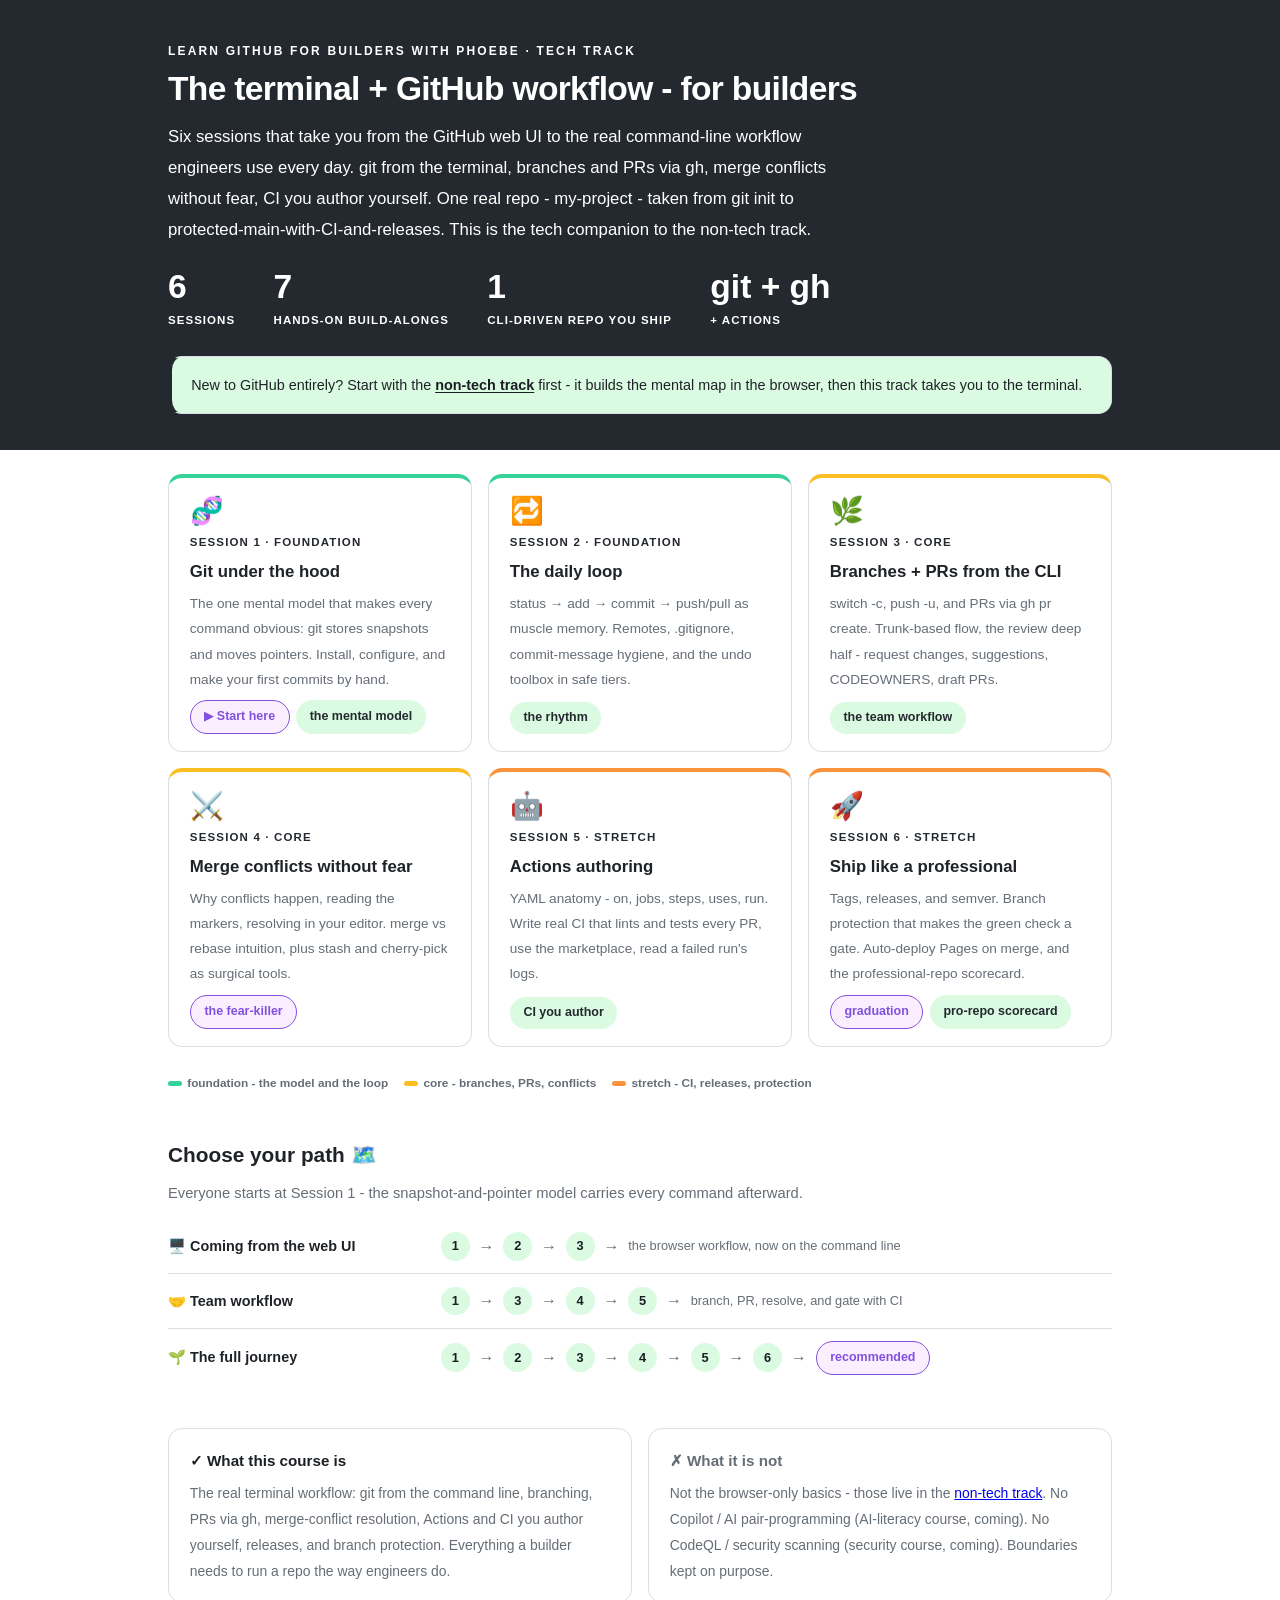
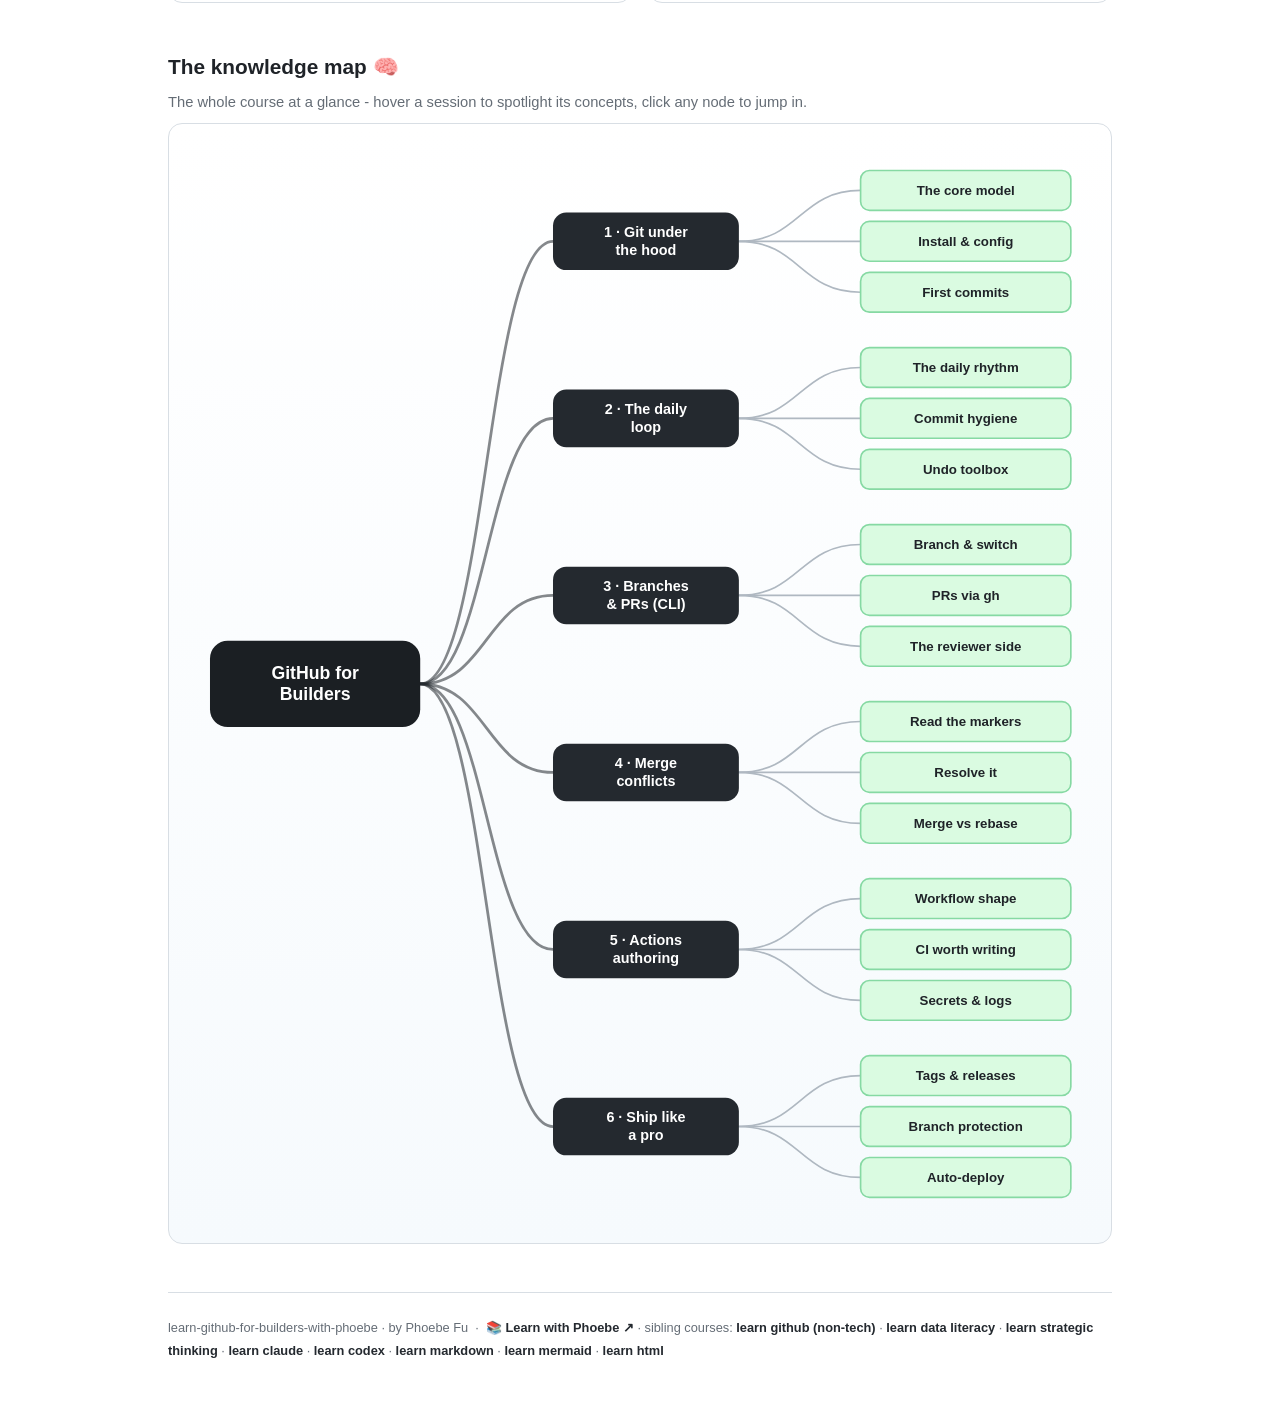
<file: index.html>
<!DOCTYPE html>
<html lang="en">
<head>
<meta charset="UTF-8">
<meta name="viewport" content="width=device-width, initial-scale=1.0">
<!-- social:start -->
<meta name="description" content="Six sessions that take you from the GitHub web UI to the real command-line workflow engineers use every day. git from the terminal, branches and PRs via gh, merge conflicts without fear, CI you...">
<meta property="og:type" content="article">
<meta property="og:site_name" content="Learn with Phoebe">
<meta property="og:title" content="learn github for builders with phoebe - the terminal + GitHub workflow">
<meta property="og:description" content="Six sessions that take you from the GitHub web UI to the real command-line workflow engineers use every day. git from the terminal, branches and PRs via gh, merge conflicts without fear, CI you...">
<meta property="og:url" content="https://phoebefu6.github.io/learn-github-for-builders-with-phoebe/">
<meta property="og:image" content="https://phoebefu6.github.io/learn-github-for-builders-with-phoebe/assets/og-cover.png">
<meta property="og:image:width" content="1200">
<meta property="og:image:height" content="630">
<meta name="twitter:card" content="summary_large_image">
<meta name="twitter:title" content="learn github for builders with phoebe - the terminal + GitHub workflow">
<meta name="twitter:description" content="Six sessions that take you from the GitHub web UI to the real command-line workflow engineers use every day. git from the terminal, branches and PRs via gh, merge conflicts without fear, CI you...">
<meta name="twitter:image" content="https://phoebefu6.github.io/learn-github-for-builders-with-phoebe/assets/og-cover.png">
<!-- social:end -->
<title>learn github for builders with phoebe - the terminal + GitHub workflow</title>
<link rel="stylesheet" href="assets/style.css?v=44">
<style>
  .stats-row { display: flex; gap: 2.4rem; margin-top: 1.5rem; flex-wrap: wrap; }
  .stat b { display: block; font-size: 2.1rem; font-weight: 800; line-height: 1.05; font-variant-numeric: tabular-nums; }
  .stat span { font-size: .72rem; opacity: 1; text-transform: uppercase; letter-spacing: .09em; font-weight: 600; }

  .course-grid { display: grid; grid-template-columns: repeat(auto-fit, minmax(17rem, 1fr)); gap: 1rem; margin-top: 1.5rem; }
  .course-card {
    border: 1px solid var(--hairline);
    border-top: 4px solid var(--diff, var(--indigo));
    border-radius: var(--radius);
    padding: 1.2rem 1.3rem 1.1rem;
    display: flex;
    flex-direction: column;
    gap: .5rem;
    text-decoration: none;
    color: var(--ink);
    background: #fff;
    transition: box-shadow .15s ease, border-color .15s ease, transform .15s ease;
    position: relative;
  }
  .course-card:hover { border-color: var(--indigo-soft); border-top-color: var(--diff, var(--indigo)); box-shadow: 0 8px 28px rgba(27,31,35,.13); transform: translateY(-3px); }
  .course-card .cicon { font-size: 1.7rem; line-height: 1; }
  .course-card .cnum { font-size: .72rem; font-weight: 700; color: var(--indigo); text-transform: uppercase; letter-spacing: .1em; }
  .course-card h3 { font-size: 1.05rem; font-weight: 800; line-height: 1.3; }
  .course-card p { font-size: .85rem; color: var(--muted); flex: 1; }
  .course-card .meta { display: flex; gap: .4rem; flex-wrap: wrap; }

  .diff-legend { display: flex; gap: 1rem; margin-top: 1.6rem; font-size: .74rem; color: var(--muted); font-weight: 600; flex-wrap: wrap; }
  .diff-legend i { display: inline-block; width: .85rem; height: .35rem; border-radius: 999px; margin-right: .35rem; vertical-align: middle; }

  .paths { margin-top: 2.6rem; }
  .paths h2 { font-size: 1.3rem; font-weight: 800; margin-bottom: .3rem; }
  .paths .plede { color: var(--muted); font-size: .92rem; margin-bottom: .8rem; }
  .path { display: flex; gap: .55rem; align-items: center; padding: .75rem 0; border-bottom: .5px solid var(--hairline); flex-wrap: wrap; }
  .path:last-child { border-bottom: none; }
  .path b { min-width: 16.5rem; font-size: .9rem; }
  .path .pstep { background: var(--indigo-50); color: var(--indigo-deep); border-radius: 999px; padding: .16rem .68rem; font-weight: 700; font-size: .8rem; text-decoration: none; transition: all .12s ease; }
  .path .pstep:hover { background: var(--indigo); color: #fff; }
  .path .parr { color: var(--muted); font-weight: 700; }

  .isnot { display: grid; grid-template-columns: repeat(auto-fit, minmax(17rem, 1fr)); gap: 1rem; margin-top: 2.6rem; }
  .isnot .half { border: 1px solid var(--hairline); border-radius: var(--radius); padding: 1.1rem 1.3rem; background: #fff; }
  .isnot .half h3 { font-size: .95rem; font-weight: 800; margin-bottom: .4rem; }
  .isnot .half p { font-size: .87rem; color: var(--muted); }
  .isnot .is h3 { color: var(--indigo-deep); }
  .isnot .not h3 { color: var(--muted); }

  .newto { margin-top: 1.4rem; border: 1px solid var(--hairline); border-left: 4px solid var(--indigo); border-radius: var(--radius); padding: .9rem 1.2rem; background: var(--indigo-50); color: var(--ink); font-size: .9rem; }
  .newto a { color: var(--indigo-deep); font-weight: 700; }

  .mm-section { margin-top: 1.6rem; }
  .mm-section h2 { font-size: 1.3rem; font-weight: 800; margin-bottom: .2rem; }
  .mm-section .mm-lede { color: var(--muted); font-size: .92rem; margin-bottom: .4rem; }
  .mm-wrap { border: 1px solid var(--hairline); border-radius: var(--radius); background: linear-gradient(180deg,#fff, #F6FAFD); padding: .6rem; overflow-x: auto; }
  .mm-svg { width: 100%; height: auto; display: block; max-width: 60rem; margin: 0 auto; min-width: 34rem; }
  .mm-link { cursor: pointer; text-decoration: none; }
  .mm-node rect { transition: opacity .15s ease, filter .15s ease; }
  .mm-node text { pointer-events: none; }
  .mm-link:hover .mm-node rect { filter: brightness(1.06); }
  .mm-edge { transition: opacity .15s ease; }
</style>
</head>
<body>

<header class="masthead">
  <div class="wrap">
    <div class="eyebrow">Learn GitHub for Builders with Phoebe · Tech track</div>
    <h1>The terminal + GitHub workflow - <span class="accent">for builders</span></h1>
    <p class="sub">Six sessions that take you from the GitHub web UI to the real command-line workflow engineers use every day. git from the terminal, branches and PRs via gh, merge conflicts without fear, CI you author yourself. One real repo - my-project - taken from git init to protected-main-with-CI-and-releases. This is the tech companion to the non-tech track.</p>
    <div class="stats-row">
      <div class="stat"><b data-count="6">6</b><span>sessions</span></div>
      <div class="stat"><b data-count="7">7</b><span>hands-on build-alongs</span></div>
      <div class="stat"><b data-count="1">1</b><span>CLI-driven repo you ship</span></div>
      <div class="stat"><b>git + gh</b><span>+ Actions</span></div>
    </div>
    <div class="newto">
      New to GitHub entirely? Start with the <a href="https://phoebefu6.github.io/learn-github-with-phoebe/">non-tech track</a> first - it builds the mental map in the browser, then this track takes you to the terminal.
    </div>
  </div>
</header>

<main class="wrap">
  

  <section class="section">
    <div class="course-grid">
      <a class="course-card" href="courses/01-git-under-the-hood.html" style="--diff:#34D399">
        <span class="cicon">🧬</span>
        <span class="cnum">Session 1 · foundation</span>
        <h3>Git under the hood</h3>
        <p>The one mental model that makes every command obvious: git stores snapshots and moves pointers. Install, configure, and make your first commits by hand.</p>
        <span class="meta"><span class="pill amber">▶ Start here</span><span class="pill light">the mental model</span></span>
      </a>
      <a class="course-card" href="courses/02-the-daily-loop.html" style="--diff:#34D399">
        <span class="cicon">🔁</span>
        <span class="cnum">Session 2 · foundation</span>
        <h3>The daily loop</h3>
        <p>status → add → commit → push/pull as muscle memory. Remotes, .gitignore, commit-message hygiene, and the undo toolbox in safe tiers.</p>
        <span class="meta"><span class="pill light">the rhythm</span></span>
      </a>
      <a class="course-card" href="courses/03-branches-and-prs-cli.html" style="--diff:#FBBF24">
        <span class="cicon">🌿</span>
        <span class="cnum">Session 3 · core</span>
        <h3>Branches + PRs from the CLI</h3>
        <p>switch -c, push -u, and PRs via gh pr create. Trunk-based flow, the review deep half - request changes, suggestions, CODEOWNERS, draft PRs.</p>
        <span class="meta"><span class="pill light">the team workflow</span></span>
      </a>
      <a class="course-card" href="courses/04-merge-conflicts.html" style="--diff:#FBBF24">
        <span class="cicon">⚔️</span>
        <span class="cnum">Session 4 · core</span>
        <h3>Merge conflicts without fear</h3>
        <p>Why conflicts happen, reading the markers, resolving in your editor. merge vs rebase intuition, plus stash and cherry-pick as surgical tools.</p>
        <span class="meta"><span class="pill amber">the fear-killer</span></span>
      </a>
      <a class="course-card" href="courses/05-actions-authoring.html" style="--diff:#FB923C">
        <span class="cicon">🤖</span>
        <span class="cnum">Session 5 · stretch</span>
        <h3>Actions authoring</h3>
        <p>YAML anatomy - on, jobs, steps, uses, run. Write real CI that lints and tests every PR, use the marketplace, read a failed run's logs.</p>
        <span class="meta"><span class="pill light">CI you author</span></span>
      </a>
      <a class="course-card" href="courses/06-ship-like-a-pro.html" style="--diff:#FB923C">
        <span class="cicon">🚀</span>
        <span class="cnum">Session 6 · stretch</span>
        <h3>Ship like a professional</h3>
        <p>Tags, releases, and semver. Branch protection that makes the green check a gate. Auto-deploy Pages on merge, and the professional-repo scorecard.</p>
        <span class="meta"><span class="pill amber">graduation</span><span class="pill light">pro-repo scorecard</span></span>
      </a>
    </div>
    <div class="diff-legend">
      <span><i style="background:#34D399"></i>foundation - the model and the loop</span>
      <span><i style="background:#FBBF24"></i>core - branches, PRs, conflicts</span>
      <span><i style="background:#FB923C"></i>stretch - CI, releases, protection</span>
    </div>

    <div class="paths">
      <h2>Choose your path 🗺️</h2>
      <p class="plede">Everyone starts at Session 1 - the snapshot-and-pointer model carries every command afterward.</p>
      <div class="path"><b>🖥️ Coming from the web UI</b>
        <a class="pstep" href="courses/01-git-under-the-hood.html">1</a><span class="parr">→</span>
        <a class="pstep" href="courses/02-the-daily-loop.html">2</a><span class="parr">→</span>
        <a class="pstep" href="courses/03-branches-and-prs-cli.html">3</a><span class="parr">→</span>
        <span style="font-size:.8rem;color:var(--muted)">the browser workflow, now on the command line</span>
      </div>
      <div class="path"><b>🤝 Team workflow</b>
        <a class="pstep" href="courses/01-git-under-the-hood.html">1</a><span class="parr">→</span>
        <a class="pstep" href="courses/03-branches-and-prs-cli.html">3</a><span class="parr">→</span>
        <a class="pstep" href="courses/04-merge-conflicts.html">4</a><span class="parr">→</span>
        <a class="pstep" href="courses/05-actions-authoring.html">5</a><span class="parr">→</span>
        <span style="font-size:.8rem;color:var(--muted)">branch, PR, resolve, and gate with CI</span>
      </div>
      <div class="path"><b>🌱 The full journey</b>
        <a class="pstep" href="courses/01-git-under-the-hood.html">1</a><span class="parr">→</span>
        <a class="pstep" href="courses/02-the-daily-loop.html">2</a><span class="parr">→</span>
        <a class="pstep" href="courses/03-branches-and-prs-cli.html">3</a><span class="parr">→</span>
        <a class="pstep" href="courses/04-merge-conflicts.html">4</a><span class="parr">→</span>
        <a class="pstep" href="courses/05-actions-authoring.html">5</a><span class="parr">→</span>
        <a class="pstep" href="courses/06-ship-like-a-pro.html">6</a><span class="parr">→</span>
        <span class="pill amber">recommended</span>
      </div>
    </div>

    <div class="isnot">
      <div class="half is">
        <h3>✓ What this course is</h3>
        <p>The real terminal workflow: git from the command line, branching, PRs via gh, merge-conflict resolution, Actions and CI you author yourself, releases, and branch protection. Everything a builder needs to run a repo the way engineers do.</p>
      </div>
      <div class="half not">
        <h3>✗ What it is not</h3>
        <p>Not the browser-only basics - those live in the <a href="https://phoebefu6.github.io/learn-github-with-phoebe/">non-tech track</a>. No Copilot / AI pair-programming (AI-literacy course, coming). No CodeQL / security scanning (security course, coming). Boundaries kept on purpose.</p>
      </div>
    </div>
  </section>

  <section class="section mm-section">
    <h2>The knowledge map 🧠</h2>
    <p class="mm-lede">The whole course at a glance - hover a session to spotlight its concepts, click any node to jump in.</p>
    <div class="mm-wrap"><div id="mindmap"></div></div>
  </section>

  <footer class="pagefoot">
    <span>learn-github-for-builders-with-phoebe · by Phoebe Fu &nbsp;·&nbsp; 📚 <a href="https://phoebefu6.github.io/learn-with-phoebe/">Learn with Phoebe ↗</a> · sibling courses: <a href="https://phoebefu6.github.io/learn-github-with-phoebe/">learn github (non-tech)</a> · <a href="https://phoebefu6.github.io/learn-data-literacy-with-phoebe/">learn data literacy</a> · <a href="https://phoebefu6.github.io/learn-strategic-thinking-with-phoebe/">learn strategic thinking</a> · <a href="https://phoebefu6.github.io/learn-claude-with-phoebe/">learn claude</a> · <a href="https://phoebefu6.github.io/learn-codex-with-phoebe/">learn codex</a> · <a href="https://phoebefu6.github.io/learn-markdown-with-phoebe/">learn markdown</a> · <a href="https://phoebefu6.github.io/learn-mermaid-with-phoebe/">learn mermaid</a> · <a href="https://phoebefu6.github.io/learn-html-with-phoebe/">learn html</a></span>
  </footer>
</main>

<script>
window.MINDMAP_DATA = {
  title: "GitHub for\nBuilders",
  centerColor: "#1B1F23",
  sessions: [
    { label: "Git under\nthe hood", href: "courses/01-git-under-the-hood.html", color: "#34D399",
      concepts: [
        { label: "The core model", href: "courses/01-git-under-the-hood.html" },
        { label: "Install & config", href: "courses/01-git-under-the-hood.html" },
        { label: "First commits", href: "courses/01-git-under-the-hood.html" } ] },
    { label: "The daily\nloop", href: "courses/02-the-daily-loop.html", color: "#34D399",
      concepts: [
        { label: "The daily rhythm", href: "courses/02-the-daily-loop.html" },
        { label: "Commit hygiene", href: "courses/02-the-daily-loop.html" },
        { label: "Undo toolbox", href: "courses/02-the-daily-loop.html" } ] },
    { label: "Branches\n& PRs (CLI)", href: "courses/03-branches-and-prs-cli.html", color: "#FBBF24",
      concepts: [
        { label: "Branch & switch", href: "courses/03-branches-and-prs-cli.html" },
        { label: "PRs via gh", href: "courses/03-branches-and-prs-cli.html" },
        { label: "The reviewer side", href: "courses/03-branches-and-prs-cli.html" } ] },
    { label: "Merge\nconflicts", href: "courses/04-merge-conflicts.html", color: "#FBBF24",
      concepts: [
        { label: "Read the markers", href: "courses/04-merge-conflicts.html" },
        { label: "Resolve it", href: "courses/04-merge-conflicts.html" },
        { label: "Merge vs rebase", href: "courses/04-merge-conflicts.html" } ] },
    { label: "Actions\nauthoring", href: "courses/05-actions-authoring.html", color: "#FB923C",
      concepts: [
        { label: "Workflow shape", href: "courses/05-actions-authoring.html" },
        { label: "CI worth writing", href: "courses/05-actions-authoring.html" },
        { label: "Secrets & logs", href: "courses/05-actions-authoring.html" } ] },
    { label: "Ship like\na pro", href: "courses/06-ship-like-a-pro.html", color: "#FB923C",
      concepts: [
        { label: "Tags & releases", href: "courses/06-ship-like-a-pro.html" },
        { label: "Branch protection", href: "courses/06-ship-like-a-pro.html" },
        { label: "Auto-deploy", href: "courses/06-ship-like-a-pro.html" } ] }
  ]
};
</script>
<script src="assets/mindmap.js?v=17"></script>
<script src="assets/app.js?v=42"></script>
</body>
</html>
</file>
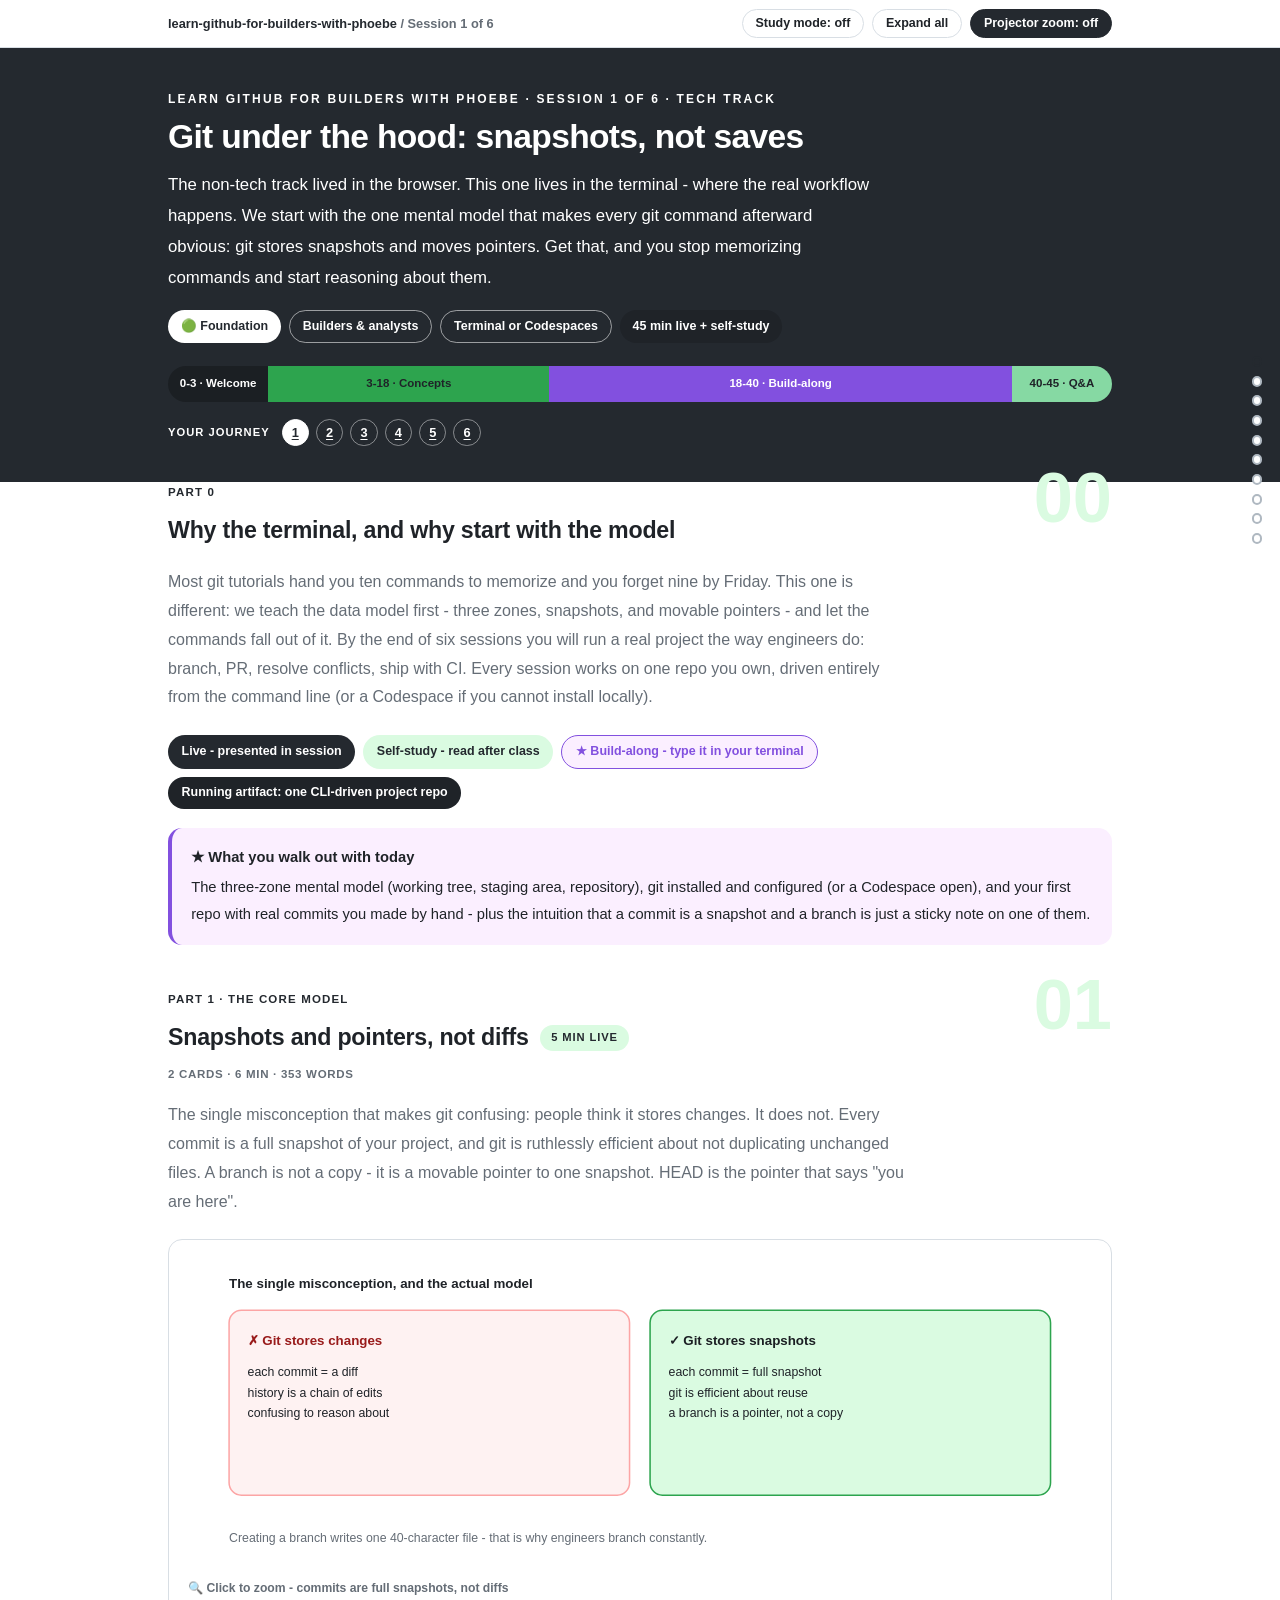
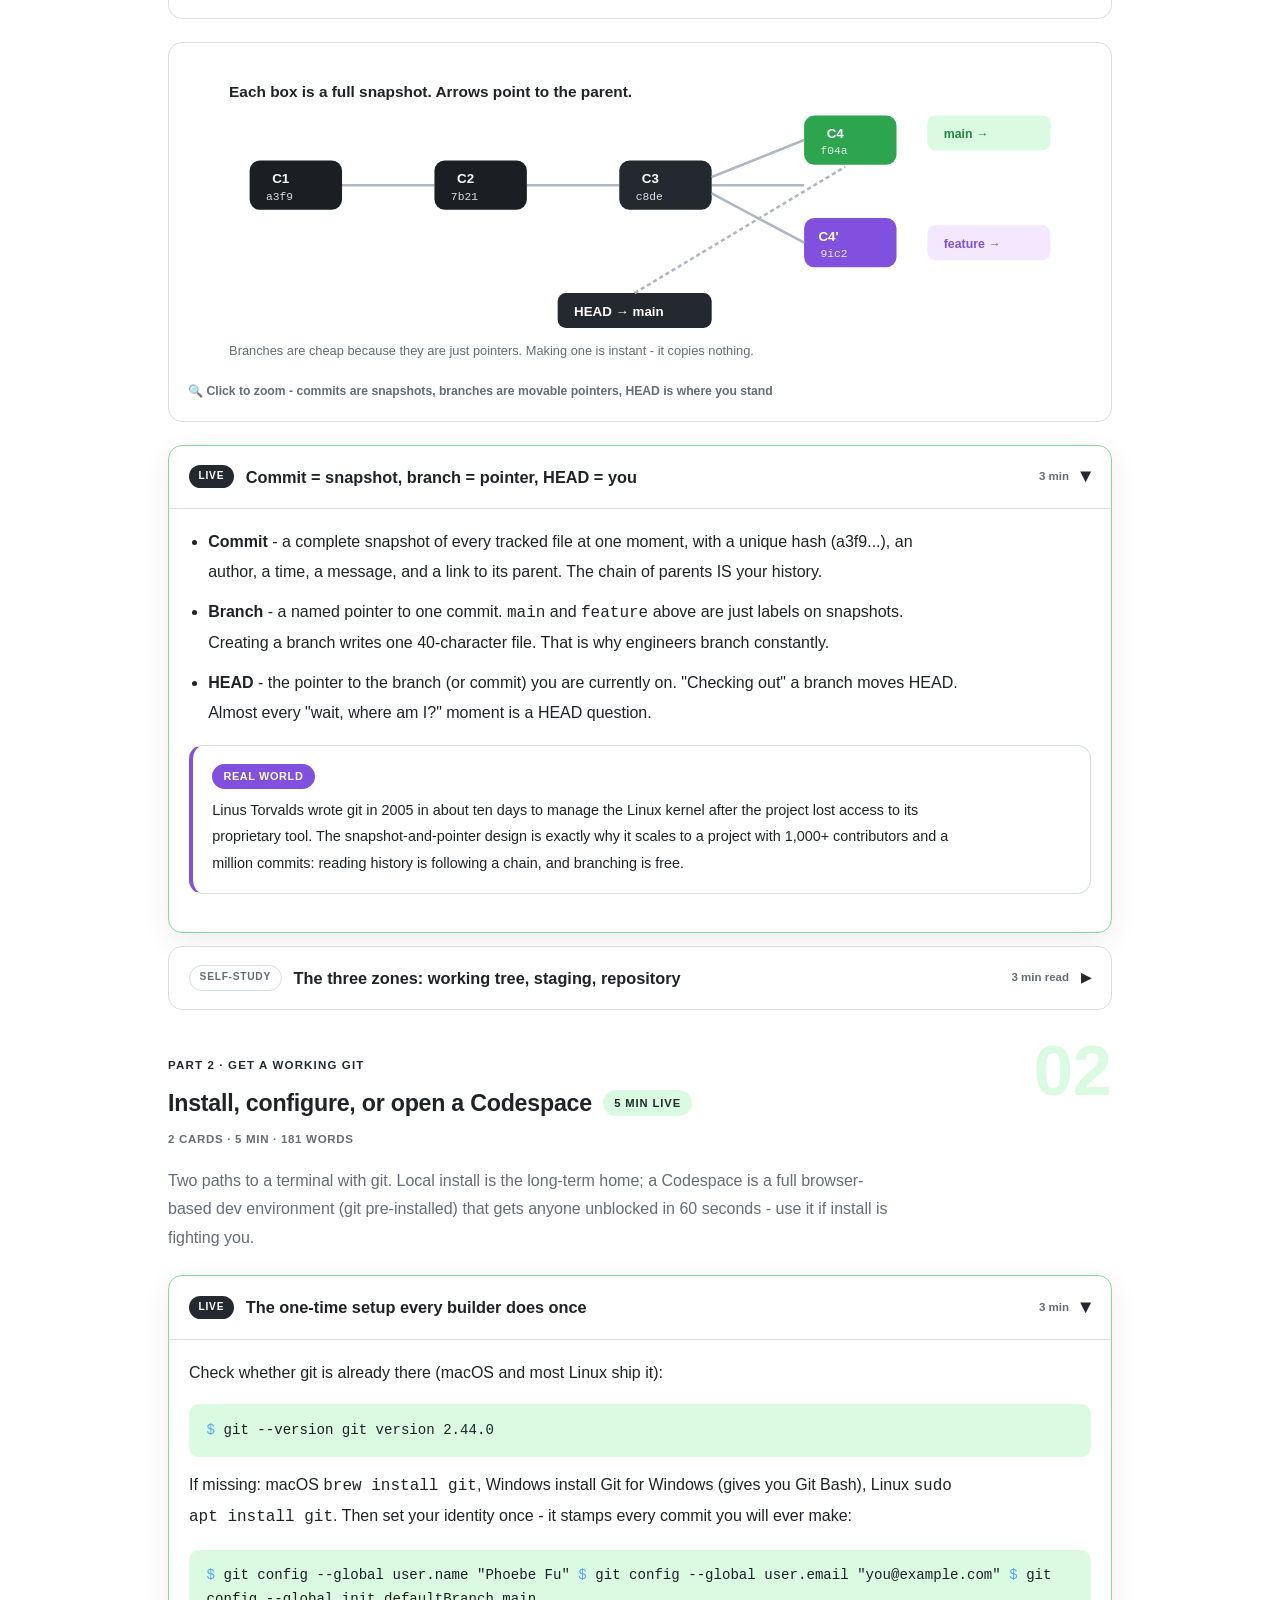
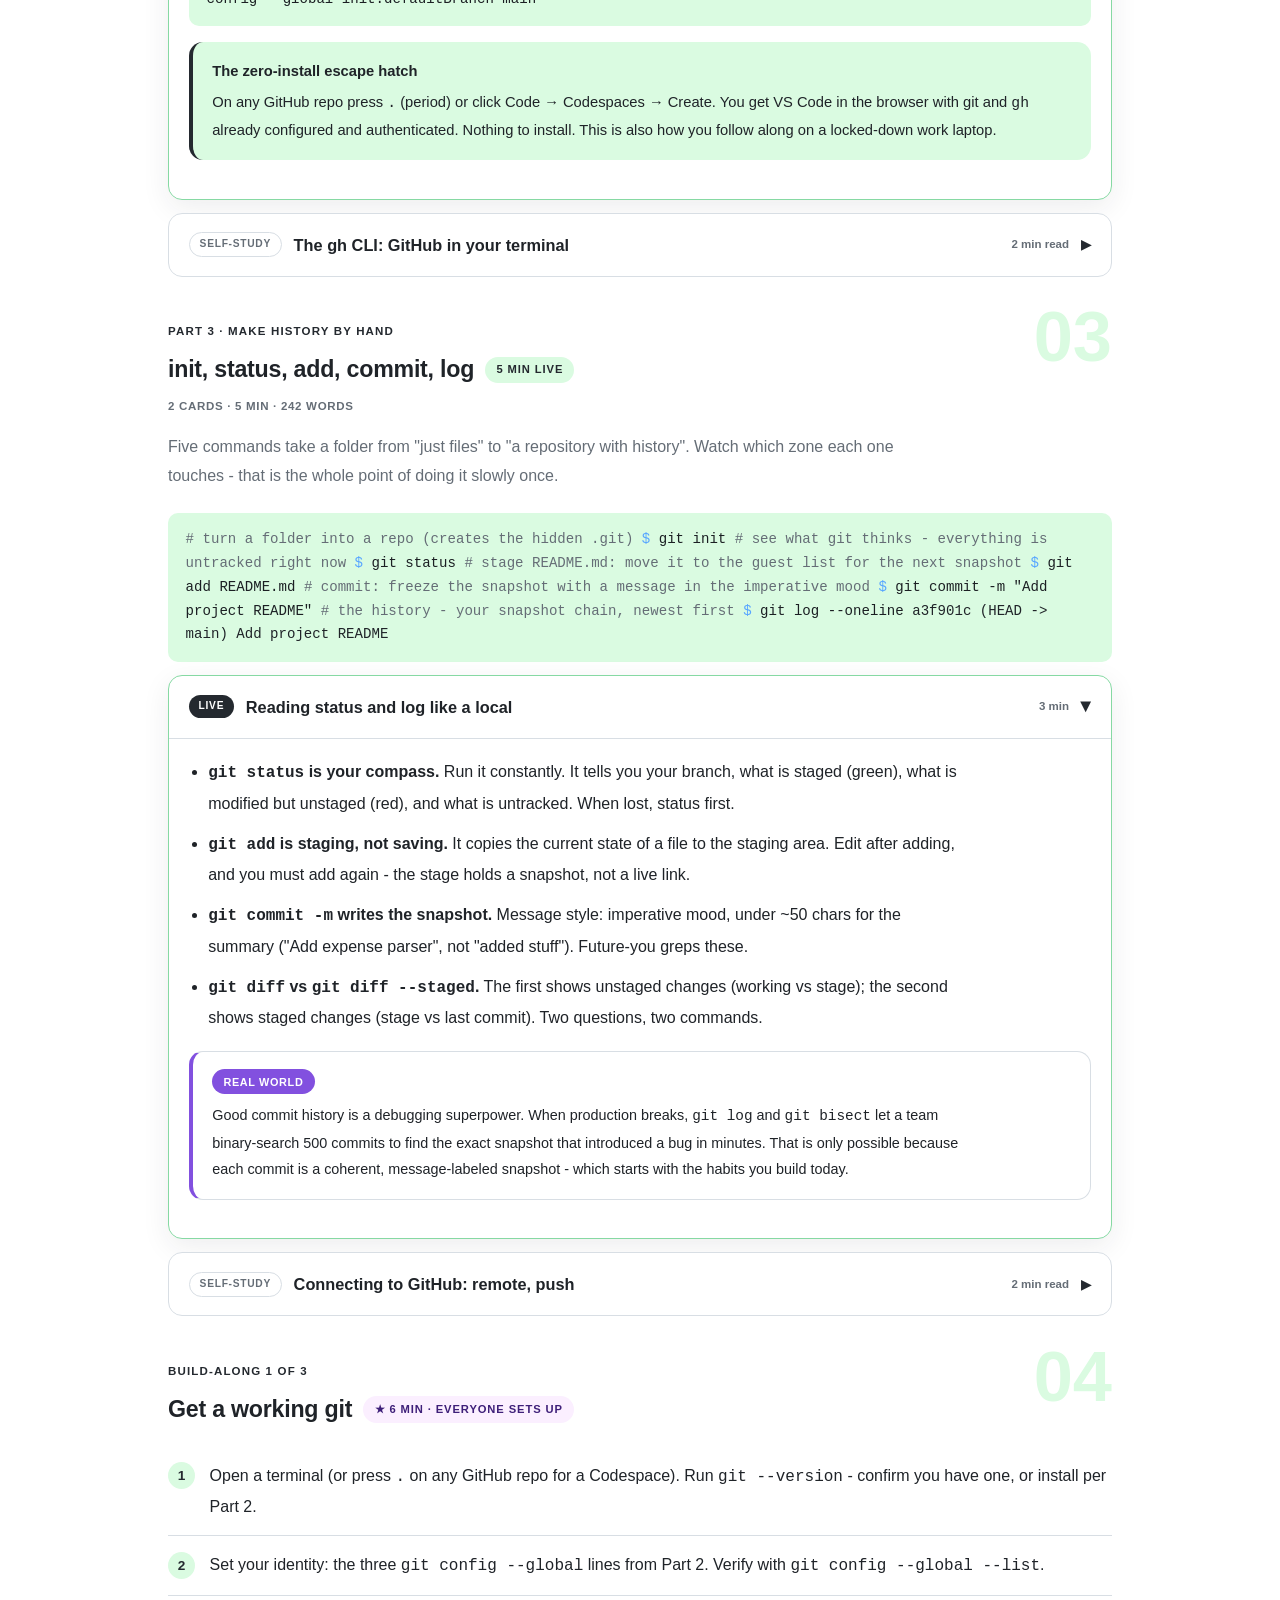
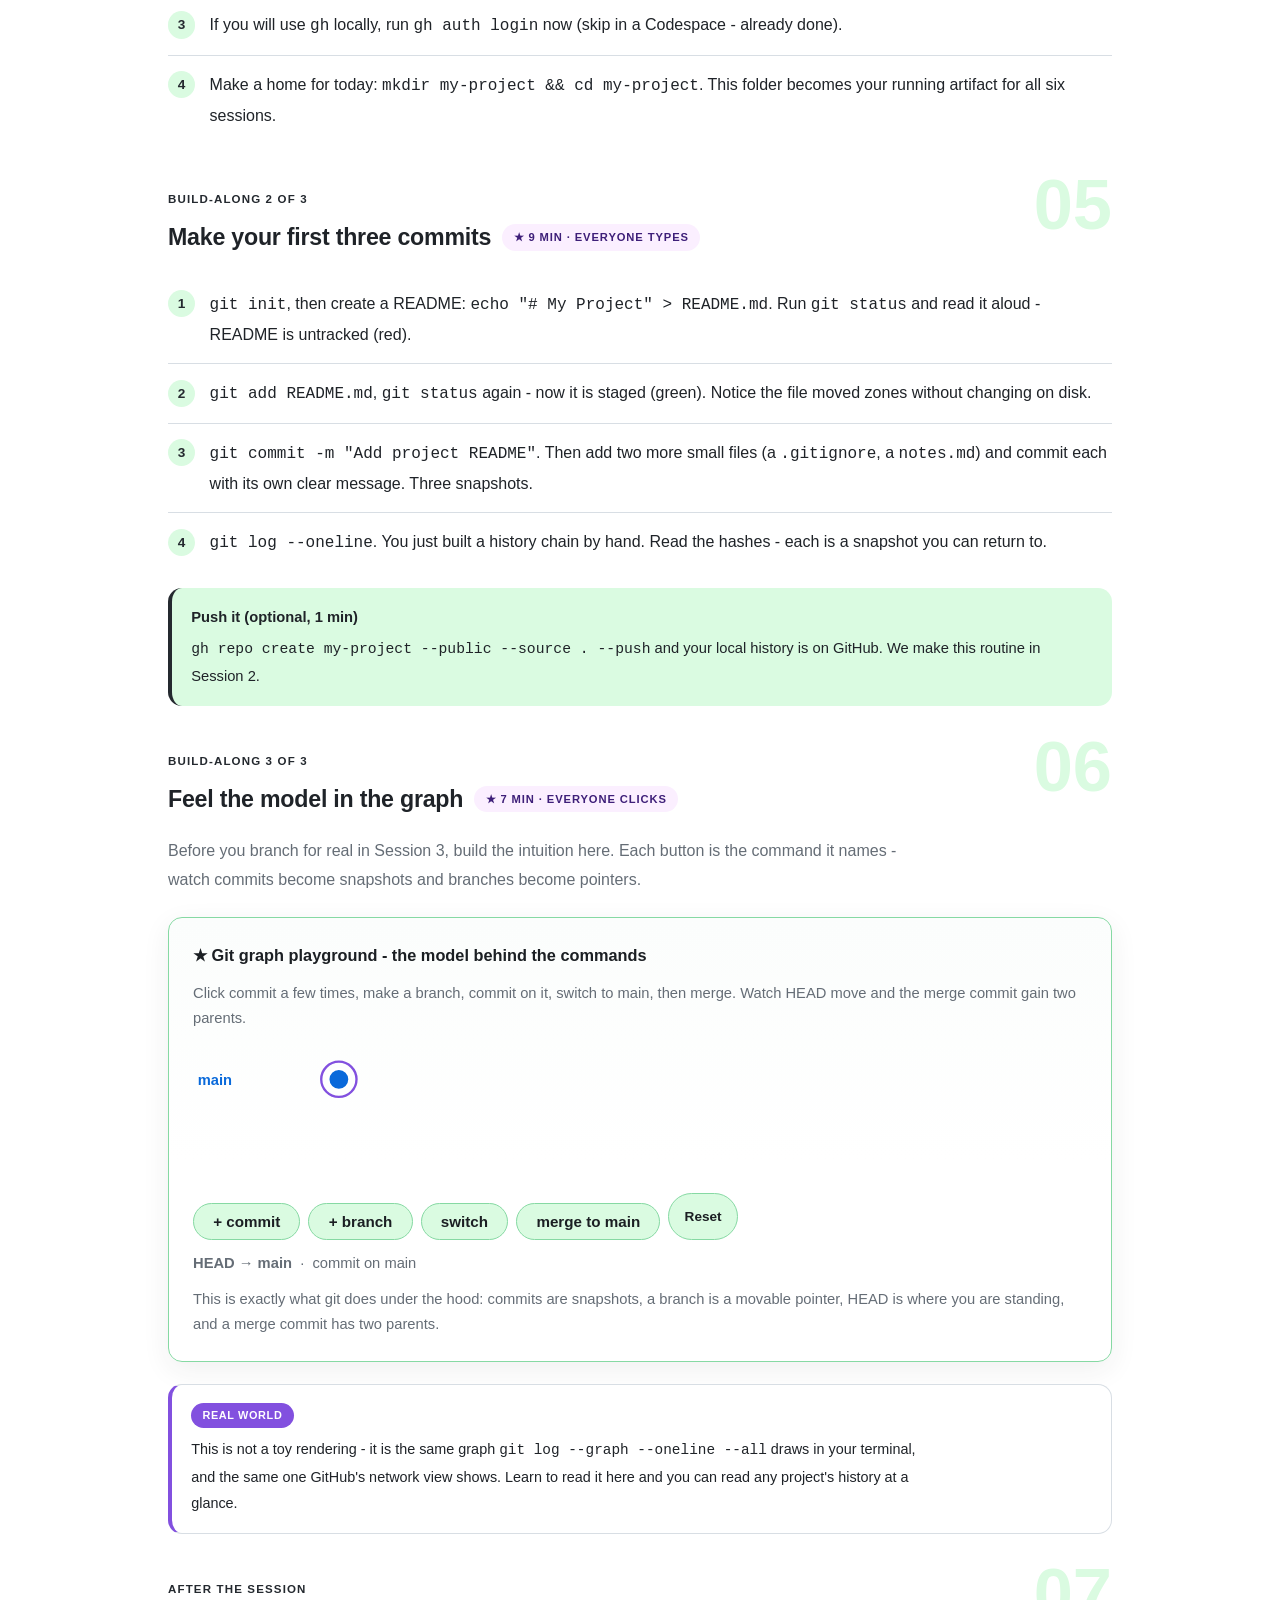
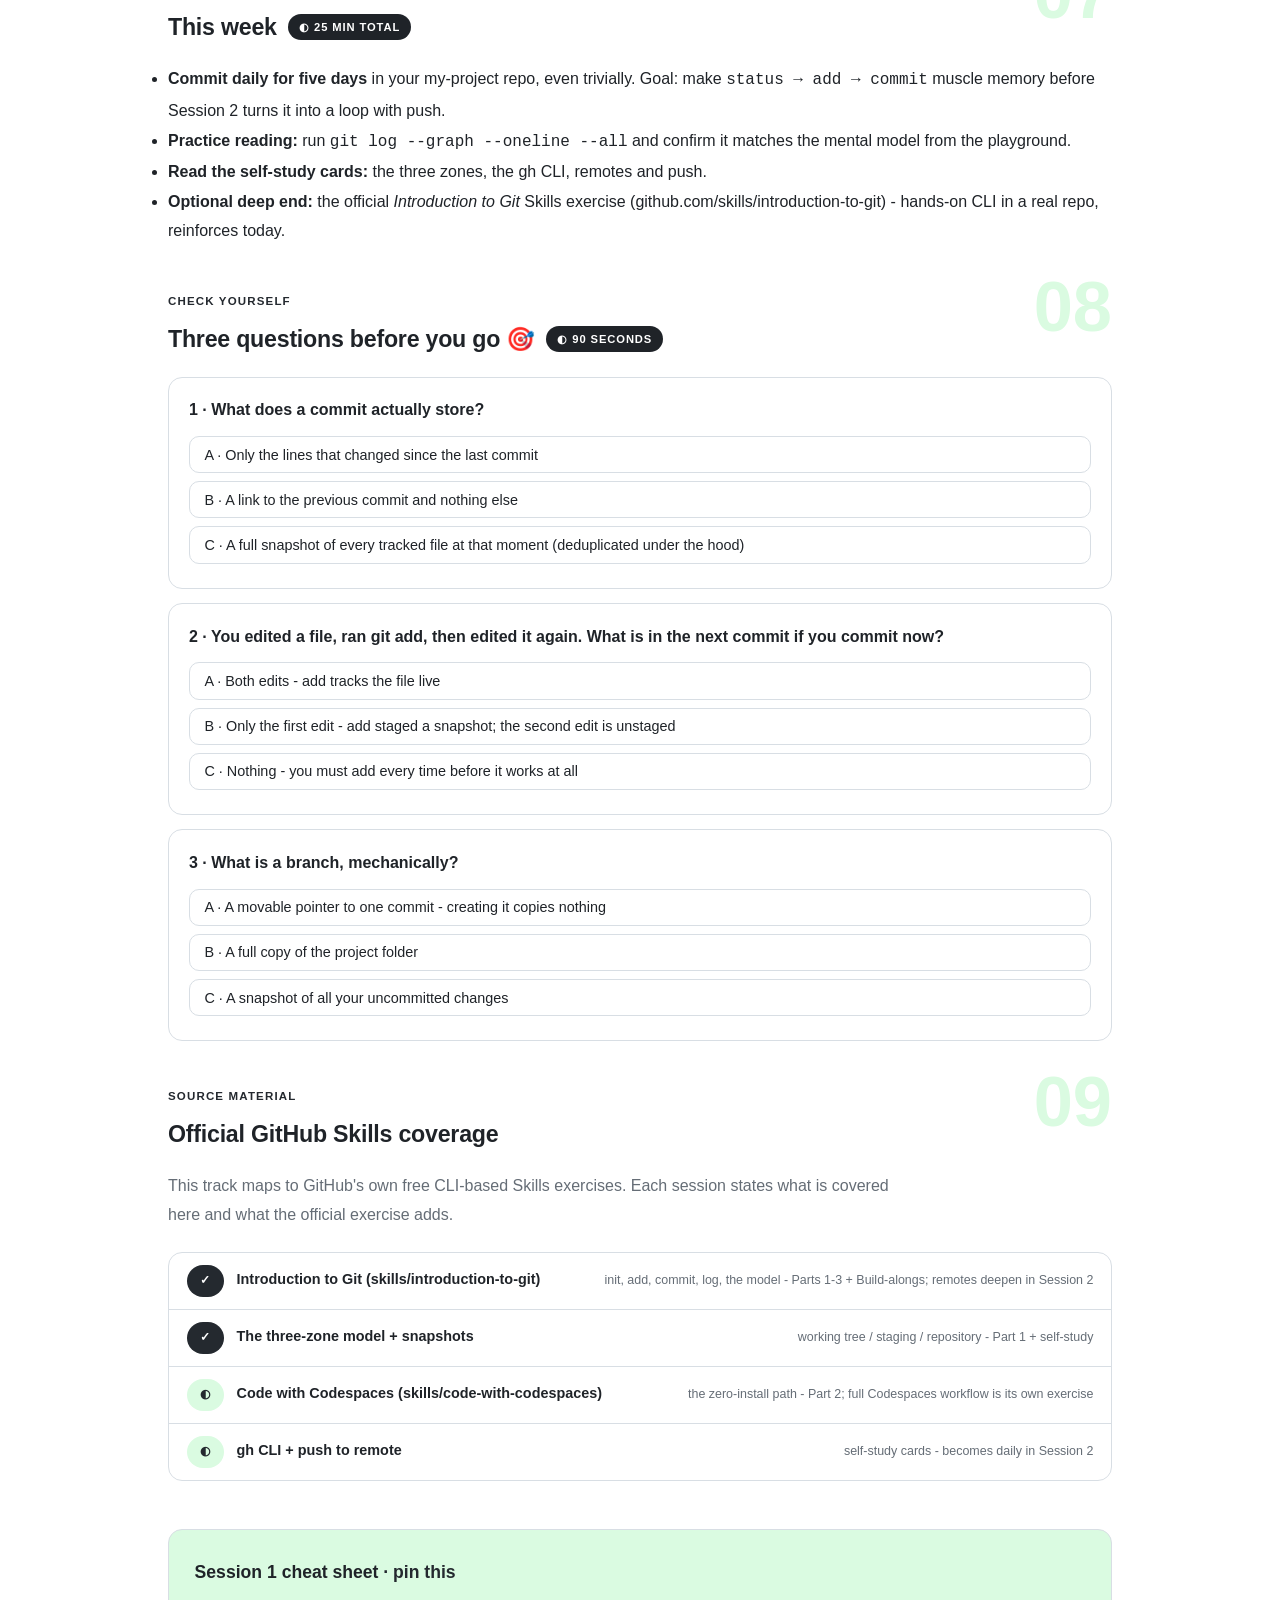
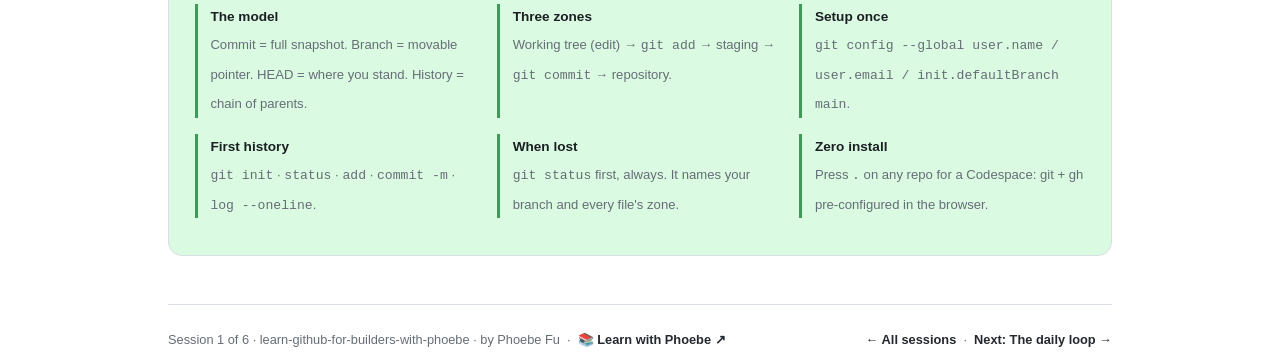
<file: courses/01-git-under-the-hood.html>
<!DOCTYPE html>
<html lang="en">
<head>
<meta charset="UTF-8">
<meta name="viewport" content="width=device-width, initial-scale=1.0">
<!-- social:start -->
<meta name="description" content="Most git tutorials hand you ten commands to memorize and you forget nine by Friday. This one is different: we teach the data model first - three zones, snapshots, and movable pointers - and...">
<meta property="og:type" content="article">
<meta property="og:site_name" content="Learn with Phoebe">
<meta property="og:title" content="Git under the hood: snapshots, not saves - learn github for builders with phoebe">
<meta property="og:description" content="Most git tutorials hand you ten commands to memorize and you forget nine by Friday. This one is different: we teach the data model first - three zones, snapshots, and movable pointers - and...">
<meta property="og:url" content="https://phoebefu6.github.io/learn-github-for-builders-with-phoebe/courses/01-git-under-the-hood.html">
<meta property="og:image" content="https://phoebefu6.github.io/learn-github-for-builders-with-phoebe/assets/og-cover.png">
<meta property="og:image:width" content="1200">
<meta property="og:image:height" content="630">
<meta name="twitter:card" content="summary_large_image">
<meta name="twitter:title" content="Git under the hood: snapshots, not saves - learn github for builders with phoebe">
<meta name="twitter:description" content="Most git tutorials hand you ten commands to memorize and you forget nine by Friday. This one is different: we teach the data model first - three zones, snapshots, and movable pointers - and...">
<meta name="twitter:image" content="https://phoebefu6.github.io/learn-github-for-builders-with-phoebe/assets/og-cover.png">
<!-- social:end -->
<title>Session 1 · Git under the hood - learn github for builders with phoebe</title>
<link rel="stylesheet" href="../assets/style.css?v=43">
</head>
<body>

<div class="toolbar">
  <div class="wrap">
    <span class="crumb"><a href="../index.html">learn-github-for-builders-with-phoebe</a> / Session 1 of 6</span>
    <button class="btn" id="toggle-all" type="button">Expand all</button>
    <button class="btn primary" id="zoom-toggle" type="button">Projector zoom: off</button>
  </div>
</div>

<header class="masthead">
  <div class="wrap">
    <div class="eyebrow">Learn GitHub for Builders with Phoebe · Session 1 of 6 · Tech track</div>
    <h1>Git under the hood: <span class="accent">snapshots, not saves</span></h1>
    <p class="sub">The non-tech track lived in the browser. This one lives in the terminal - where the real workflow happens. We start with the one mental model that makes every git command afterward obvious: git stores snapshots and moves pointers. Get that, and you stop memorizing commands and start reasoning about them.</p>
    <div class="chip-row">
      <span class="chip level">🟢 Foundation</span>
      <span class="chip audience">Builders &amp; analysts</span>
      <span class="chip audience">Terminal or Codespaces</span>
      <span class="chip time">45 min live + self-study</span>
    </div>
    <div class="agenda">
      <span class="a1" style="flex:1">0-3 · Welcome</span>
      <span class="a2" style="flex:3">3-18 · Concepts</span>
      <span class="a3" style="flex:5">18-40 · Build-along</span>
      <span class="a4" style="flex:1">40-45 · Q&amp;A</span>
    </div>
  </div>
</header>

<main class="wrap">

  <!-- ============ INTRO ============ -->
  <section class="section" id="intro">
    <div class="section-kicker">
      <span class="klabel">Part 0</span>
      <h2>Why the terminal, and why start with the model</h2>
    </div>
    <p class="lede">Most git tutorials hand you ten commands to memorize and you forget nine by Friday. This one is different: we teach the data model first - three zones, snapshots, and movable pointers - and let the commands fall out of it. By the end of six sessions you will run a real project the way engineers do: branch, PR, resolve conflicts, ship with CI. Every session works on one repo you own, driven entirely from the command line (or a Codespace if you cannot install locally).</p>
    <div class="legend">
      <span class="pill solid">Live - presented in session</span>
      <span class="pill light">Self-study - read after class</span>
      <span class="pill amber">★ Build-along - type it in your terminal</span>
      <span class="pill inkpill">Running artifact: one CLI-driven project repo</span>
    </div>
    <div class="callout win">
      <strong>★ What you walk out with today</strong>
      The three-zone mental model (working tree, staging area, repository), git installed and configured (or a Codespace open), and your first repo with real commits you made by hand - plus the intuition that a commit is a snapshot and a branch is just a sticky note on one of them.
    </div>
  </section>

  <!-- ============ PART 1: SNAPSHOTS ============ -->
  <section class="section" id="snapshots">
    <div class="section-kicker">
      <span class="klabel">Part 1 · the core model</span>
      <h2>Snapshots and pointers, not diffs <span class="tag concept">5 min live</span></h2>
    </div>
    <p class="lede">The single misconception that makes git confusing: people think it stores changes. It does not. Every commit is a full snapshot of your project, and git is ruthlessly efficient about not duplicating unchanged files. A branch is not a copy - it is a movable pointer to one snapshot. HEAD is the pointer that says "you are here".</p>
<figure class="zoomable">
  <svg viewBox="0 0 880 300" xmlns="http://www.w3.org/2000/svg" role="img" aria-label="Before and after view of git's mental model: the common misconception that git stores changes as diffs, versus the actual model where every commit is a complete snapshot and a branch is just a movable pointer to one.">
    <style>
      .gh1bT { font: 700 13px Inter, sans-serif; fill: #1F2328; }
      .gh1bH { font: 700 13px Inter, sans-serif; fill: #991B1B; }
      .gh1bHg { font: 700 13px Inter, sans-serif; fill: #1B1F23; }
      .gh1bB { font: 400 12px Inter, sans-serif; fill: #1F2328; }
      .gh1bN { font: 400 12px Inter, sans-serif; fill: #656D76; }
    </style>
    <rect x="0" y="0" width="880" height="300" fill="#FFFFFF"/>
    <text class="gh1bT" x="40" y="28">The single misconception, and the actual model</text>

    <rect x="40" y="50" width="390" height="180" rx="12" fill="#FEF2F2" stroke="#FCA5A5" stroke-width="1.5"/>
    <text class="gh1bH" x="58" y="84">&#10007; Git stores changes</text>
    <text class="gh1bB" x="58" y="114">each commit = a diff</text>
    <text class="gh1bB" x="58" y="134">history is a chain of edits</text>
    <text class="gh1bB" x="58" y="154">confusing to reason about</text>

    <rect x="450" y="50" width="390" height="180" rx="12" fill="#DAFBE1" stroke="#2DA44E" stroke-width="1.5"/>
    <text class="gh1bHg" x="468" y="84">&#10003; Git stores snapshots</text>
    <text class="gh1bB" x="468" y="114">each commit = full snapshot</text>
    <text class="gh1bB" x="468" y="134">git is efficient about reuse</text>
    <text class="gh1bB" x="468" y="154">a branch is a pointer, not a copy</text>

    <text class="gh1bN" x="40" y="276">Creating a branch writes one 40-character file - that is why engineers branch constantly.</text>
  </svg>
  <figcaption>&#128269; Click to zoom - commits are full snapshots, not diffs</figcaption>
</figure>


    <figure class="zoomable">
      <svg viewBox="0 0 880 300" xmlns="http://www.w3.org/2000/svg" role="img" aria-label="Commit chain of snapshots with main and feature branch pointers and HEAD">
        <style>
          .snT { font: 700 13px Inter, sans-serif; fill: #FFFFFF; }
          .snS { font: 400 11px "SF Mono", Menlo, monospace; fill: #FFFFFF; opacity: .85; }
          .snH { font: 700 15px Inter, sans-serif; fill: #1F2328; }
          .snX { font: 400 12.5px Inter, sans-serif; fill: #656D76; }
          .snP { font: 700 12px Inter, sans-serif; fill: #8250DF; }
          .snB { font: 700 12px Inter, sans-serif; fill: #1F883D; }
          .snL { stroke: #AFB8C1; stroke-width: 2.5; fill: none; }
        </style>
        <text class="snH" x="40" y="34">Each box is a full snapshot. Arrows point to the parent.</text>
        <line class="snL" x1="150" y1="120" x2="240" y2="120"/>
        <line class="snL" x1="330" y1="120" x2="420" y2="120"/>
        <line class="snL" x1="510" y1="120" x2="600" y2="120"/>
        <rect x="60" y="96" width="90" height="48" rx="10" fill="#1B1F23"/>
        <text class="snT" x="82" y="118">C1</text>
        <text class="snS" x="76" y="134">a3f9</text>
        <rect x="240" y="96" width="90" height="48" rx="10" fill="#1B1F23"/>
        <text class="snT" x="262" y="118">C2</text>
        <text class="snS" x="256" y="134">7b21</text>
        <rect x="420" y="96" width="90" height="48" rx="10" fill="#24292F"/>
        <text class="snT" x="442" y="118">C3</text>
        <text class="snS" x="436" y="134">c8de</text>
        <rect x="600" y="52" width="90" height="48" rx="10" fill="#2DA44E"/>
        <text class="snT" x="622" y="74">C4</text>
        <text class="snS" x="616" y="90">f04a</text>
        <line class="snL" x1="510" y1="112" x2="600" y2="76"/>
        <rect x="600" y="152" width="90" height="48" rx="10" fill="#8250DF"/>
        <text class="snT" x="614" y="174">C4'</text>
        <text class="snS" x="616" y="190">9ic2</text>
        <line class="snL" x1="510" y1="128" x2="600" y2="176"/>
        <rect x="720" y="52" width="120" height="34" rx="8" fill="#DAFBE1"/>
        <text class="snB" x="736" y="74">main →</text>
        <rect x="720" y="159" width="120" height="34" rx="8" fill="#F3E8FF"/>
        <text class="snP" x="736" y="181">feature →</text>
        <rect x="360" y="225" width="150" height="34" rx="8" fill="#24292F"/>
        <text class="snT" x="376" y="247" style="fill:#fff">HEAD → main</text>
        <line class="snL" x1="435" y1="225" x2="640" y2="102" stroke-dasharray="4 3"/>
        <text class="snX" x="40" y="285">Branches are cheap because they are just pointers. Making one is instant - it copies nothing.</text>
      </svg>
      <figcaption>🔍 Click to zoom - commits are snapshots, branches are movable pointers, HEAD is where you stand</figcaption>
    </figure>

    <details class="card" open>
      <summary><span class="mode live">Live</span>Commit = snapshot, branch = pointer, HEAD = you<span class="mini">3 min</span><span class="caret">▶</span></summary>
      <div class="body">
        <ul>
          <li><strong>Commit</strong> - a complete snapshot of every tracked file at one moment, with a unique hash (a3f9...), an author, a time, a message, and a link to its parent. The chain of parents IS your history.</li>
          <li><strong>Branch</strong> - a named pointer to one commit. <code>main</code> and <code>feature</code> above are just labels on snapshots. Creating a branch writes one 40-character file. That is why engineers branch constantly.</li>
          <li><strong>HEAD</strong> - the pointer to the branch (or commit) you are currently on. "Checking out" a branch moves HEAD. Almost every "wait, where am I?" moment is a HEAD question.</li>
        </ul>
        <div class="callout example">
          <span class="ex-pill">Real world</span>
          <p>Linus Torvalds wrote git in 2005 in about ten days to manage the Linux kernel after the project lost access to its proprietary tool. The snapshot-and-pointer design is exactly why it scales to a project with 1,000+ contributors and a million commits: reading history is following a chain, and branching is free.</p>
        </div>
      </div>
    </details>

    <details class="card">
      <summary><span class="mode self">Self-study</span>The three zones: working tree, staging, repository<span class="mini">3 min read</span><span class="caret">▶</span></summary>
      <div class="body">
        <p>Every file lives in one of three zones, and every basic command just moves files between them. This is the model that makes <code>add</code> and <code>commit</code> stop feeling arbitrary.</p>
<figure class="zoomable">
  <svg viewBox="0 0 880 250" xmlns="http://www.w3.org/2000/svg" role="img" aria-label="A three-station flow showing git's zones: files start in the working tree, move to the staging area with git add, and become permanent snapshots in the repository with git commit.">
    <defs>
      <marker id="arrGh1a" viewBox="0 0 10 10" refX="8" refY="5" markerWidth="7" markerHeight="7" orient="auto-start-reverse">
        <path d="M0,0 L10,5 L0,10 z" fill="#1B1F23"/>
      </marker>
    </defs>
    <style>
      .gh1aT { font: 700 13px Inter, sans-serif; fill: #1F2328; }
      .gh1aZ { font: 700 13px Inter, sans-serif; fill: #1F2328; }
      .gh1aS { font: 400 11.5px Inter, sans-serif; fill: #656D76; }
      .gh1aCmd { font: 700 11px monospace; fill: #1B1F23; }
      .gh1aN { font: 400 12px Inter, sans-serif; fill: #656D76; }
    </style>
    <rect x="0" y="0" width="880" height="250" fill="#FFFFFF"/>
    <text class="gh1aT" x="40" y="28">Three zones, three commands</text>

    <rect x="50" y="100" width="200" height="56" rx="10" fill="#DAFBE1" stroke="#2DA44E" stroke-width="1.6"/>
    <text class="gh1aZ" x="150" y="124" text-anchor="middle">WORKING TREE</text>
    <text class="gh1aS" x="150" y="142" text-anchor="middle">your files on disk</text>

    <rect x="340" y="100" width="200" height="56" rx="10" fill="#DAFBE1" stroke="#2DA44E" stroke-width="1.6"/>
    <text class="gh1aZ" x="440" y="124" text-anchor="middle">STAGING AREA</text>
    <text class="gh1aS" x="440" y="142" text-anchor="middle">the index</text>

    <rect x="630" y="100" width="200" height="56" rx="10" fill="#DAFBE1" stroke="#2DA44E" stroke-width="1.6"/>
    <text class="gh1aZ" x="730" y="124" text-anchor="middle">REPOSITORY</text>
    <text class="gh1aS" x="730" y="142" text-anchor="middle">permanent snapshots</text>

    <line x1="250" y1="128" x2="330" y2="128" stroke="#1B1F23" stroke-width="2" marker-end="url(#arrGh1a)"/>
    <text class="gh1aCmd" x="290" y="118" text-anchor="middle">git add</text>

    <line x1="540" y1="128" x2="620" y2="128" stroke="#1B1F23" stroke-width="2" marker-end="url(#arrGh1a)"/>
    <text class="gh1aCmd" x="580" y="118" text-anchor="middle">git commit</text>

    <text class="gh1aN" x="40" y="222">Staging lets you commit part of your work with a clean message while the rest stays in progress.</text>
  </svg>
  <figcaption>&#128269; Click to zoom - git add and git commit move files between zones, not save changes</figcaption>
</figure>

        <table class="clean">
          <thead><tr><th>Zone</th><th>What it is</th><th>Command to enter it</th></tr></thead>
          <tbody>
            <tr><td>Working tree</td><td>your actual files on disk, edited freely</td><td>(you just edit)</td></tr>
            <tr><td>Staging area (index)</td><td>the guest list for the next commit</td><td><code>git add</code></td></tr>
            <tr><td>Repository</td><td>permanent snapshots, the history</td><td><code>git commit</code></td></tr>
          </tbody>
        </table>
        <p>Staging feels like a pointless extra step for one week, then you realize it lets you commit part of your work with a clean message while leaving the rest in progress. It is a feature, not a toll.</p>
      </div>
    </details>
  </section>

  <!-- ============ PART 2: SETUP ============ -->
  <section class="section" id="setup">
    <div class="section-kicker">
      <span class="klabel">Part 2 · get a working git</span>
      <h2>Install, configure, or open a Codespace <span class="tag concept">5 min live</span></h2>
    </div>
    <p class="lede">Two paths to a terminal with git. Local install is the long-term home; a Codespace is a full browser-based dev environment (git pre-installed) that gets anyone unblocked in 60 seconds - use it if install is fighting you.</p>

    <details class="card" open>
      <summary><span class="mode live">Live</span>The one-time setup every builder does once<span class="mini">3 min</span><span class="caret">▶</span></summary>
      <div class="body">
        <p>Check whether git is already there (macOS and most Linux ship it):</p>
        <div class="termbox"><span class="cmd">git --version</span>
<span class="out">git version 2.44.0</span></div>
        <p>If missing: macOS <code>brew install git</code>, Windows install Git for Windows (gives you Git Bash), Linux <code>sudo apt install git</code>. Then set your identity once - it stamps every commit you will ever make:</p>
        <div class="termbox"><span class="cmd">git config --global user.name "Phoebe Fu"</span>
<span class="cmd">git config --global user.email "you@example.com"</span>
<span class="cmd">git config --global init.defaultBranch main</span></div>
        <div class="callout tip">
          <strong>The zero-install escape hatch</strong>
          On any GitHub repo press <code>.</code> (period) or click Code → Codespaces → Create. You get VS Code in the browser with git and <code>gh</code> already configured and authenticated. Nothing to install. This is also how you follow along on a locked-down work laptop.
        </div>
      </div>
    </details>

    <details class="card">
      <summary><span class="mode self">Self-study</span>The gh CLI: GitHub in your terminal<span class="mini">2 min read</span><span class="caret">▶</span></summary>
      <div class="body">
        <p>git talks to repositories; <code>gh</code> (GitHub CLI) talks to GitHub - PRs, issues, releases - without leaving the terminal. You will lean on it from Session 3. Install and log in once:</p>
        <div class="termbox"><span class="cmd">gh auth login</span>
<span class="out">? Where do you use GitHub? GitHub.com</span>
<span class="out">? Authenticate Git with your GitHub credentials? Yes</span>
<span class="out">✓ Logged in as phoebefu6</span></div>
        <p>Codespaces come with <code>gh</code> pre-authenticated, so you can skip this there.</p>
      </div>
    </details>
  </section>

  <!-- ============ PART 3: FIRST COMMITS ============ -->
  <section class="section" id="first-commits">
    <div class="section-kicker">
      <span class="klabel">Part 3 · make history by hand</span>
      <h2>init, status, add, commit, log <span class="tag concept">5 min live</span></h2>
    </div>
    <p class="lede">Five commands take a folder from "just files" to "a repository with history". Watch which zone each one touches - that is the whole point of doing it slowly once.</p>

    <div class="termbox"><span class="cmt"># turn a folder into a repo (creates the hidden .git)</span>
<span class="cmd">git init</span>
<span class="cmt"># see what git thinks - everything is untracked right now</span>
<span class="cmd">git status</span>
<span class="cmt"># stage README.md: move it to the guest list for the next snapshot</span>
<span class="cmd">git add README.md</span>
<span class="cmt"># commit: freeze the snapshot with a message in the imperative mood</span>
<span class="cmd">git commit -m "Add project README"</span>
<span class="cmt"># the history - your snapshot chain, newest first</span>
<span class="cmd">git log --oneline</span>
<span class="out">a3f901c (HEAD -> main) Add project README</span></div>

    <details class="card" open>
      <summary><span class="mode live">Live</span>Reading status and log like a local<span class="mini">3 min</span><span class="caret">▶</span></summary>
      <div class="body">
        <ul>
          <li><strong><code>git status</code> is your compass.</strong> Run it constantly. It tells you your branch, what is staged (green), what is modified but unstaged (red), and what is untracked. When lost, status first.</li>
          <li><strong><code>git add</code> is staging, not saving.</strong> It copies the current state of a file to the staging area. Edit after adding, and you must add again - the stage holds a snapshot, not a live link.</li>
          <li><strong><code>git commit -m</code> writes the snapshot.</strong> Message style: imperative mood, under ~50 chars for the summary ("Add expense parser", not "added stuff"). Future-you greps these.</li>
          <li><strong><code>git diff</code> vs <code>git diff --staged</code>.</strong> The first shows unstaged changes (working vs stage); the second shows staged changes (stage vs last commit). Two questions, two commands.</li>
        </ul>
        <div class="callout example">
          <span class="ex-pill">Real world</span>
          <p>Good commit history is a debugging superpower. When production breaks, <code>git log</code> and <code>git bisect</code> let a team binary-search 500 commits to find the exact snapshot that introduced a bug in minutes. That is only possible because each commit is a coherent, message-labeled snapshot - which starts with the habits you build today.</p>
        </div>
      </div>
    </details>

    <details class="card">
      <summary><span class="mode self">Self-study</span>Connecting to GitHub: remote, push<span class="mini">2 min read</span><span class="caret">▶</span></summary>
      <div class="body">
        <p>Your commits are local until you push them to a remote (GitHub). The fastest path uses <code>gh</code> to create the repo and wire it up in one step:</p>
        <div class="termbox"><span class="cmd">gh repo create my-project --public --source . --push</span>
<span class="out">✓ Created repository phoebefu6/my-project</span>
<span class="out">✓ Pushed commits to origin/main</span></div>
        <p>Under the hood that sets <code>origin</code> (the remote's nickname) and runs <code>git push -u origin main</code>. Session 2 makes push/pull a daily reflex.</p>
      </div>
    </details>
  </section>

  <!-- ============ DEMO 1 ============ -->
  <section class="section" id="demo-1">
    <div class="section-kicker">
      <span class="klabel">Build-along 1 of 3</span>
      <h2>Get a working git <span class="tag demo">★ 6 min · everyone sets up</span></h2>
    </div>
    <div class="steps">
      <div class="step"><p>Open a terminal (or press <code>.</code> on any GitHub repo for a Codespace). Run <code>git --version</code> - confirm you have one, or install per Part 2.</p></div>
      <div class="step"><p>Set your identity: the three <code>git config --global</code> lines from Part 2. Verify with <code>git config --global --list</code>.</p></div>
      <div class="step"><p>If you will use <code>gh</code> locally, run <code>gh auth login</code> now (skip in a Codespace - already done).</p></div>
      <div class="step"><p>Make a home for today: <code>mkdir my-project &amp;&amp; cd my-project</code>. This folder becomes your running artifact for all six sessions.</p></div>
    </div>
  </section>

  <!-- ============ DEMO 2 ============ -->
  <section class="section" id="demo-2">
    <div class="section-kicker">
      <span class="klabel">Build-along 2 of 3</span>
      <h2>Make your first three commits <span class="tag demo">★ 9 min · everyone types</span></h2>
    </div>
    <div class="steps">
      <div class="step"><p><code>git init</code>, then create a README: <code>echo "# My Project" &gt; README.md</code>. Run <code>git status</code> and read it aloud - README is untracked (red).</p></div>
      <div class="step"><p><code>git add README.md</code>, <code>git status</code> again - now it is staged (green). Notice the file moved zones without changing on disk.</p></div>
      <div class="step"><p><code>git commit -m "Add project README"</code>. Then add two more small files (a <code>.gitignore</code>, a <code>notes.md</code>) and commit each with its own clear message. Three snapshots.</p></div>
      <div class="step"><p><code>git log --oneline</code>. You just built a history chain by hand. Read the hashes - each is a snapshot you can return to.</p></div>
    </div>
    <div class="callout tip">
      <strong>Push it (optional, 1 min)</strong>
      <code>gh repo create my-project --public --source . --push</code> and your local history is on GitHub. We make this routine in Session 2.
    </div>
  </section>

  <!-- ============ DEMO 3 ============ -->
  <section class="section" id="demo-3">
    <div class="section-kicker">
      <span class="klabel">Build-along 3 of 3</span>
      <h2>Feel the model in the graph <span class="tag demo">★ 7 min · everyone clicks</span></h2>
    </div>
    <p class="lede">Before you branch for real in Session 3, build the intuition here. Each button is the command it names - watch commits become snapshots and branches become pointers.</p>
    <div class="widget" data-widget="gitplay" data-config='{
      "title": "★ Git graph playground - the model behind the commands",
      "intro": "Click commit a few times, make a branch, commit on it, switch to main, then merge. Watch HEAD move and the merge commit gain two parents."
    }'></div>
    <div class="callout example">
      <span class="ex-pill">Real world</span>
      <p>This is not a toy rendering - it is the same graph <code>git log --graph --oneline --all</code> draws in your terminal, and the same one GitHub's network view shows. Learn to read it here and you can read any project's history at a glance.</p>
    </div>
  </section>

  <!-- ============ HOMEWORK ============ -->
  <section class="section" id="exercise">
    <div class="section-kicker">
      <span class="klabel">After the session</span>
      <h2>This week <span class="tag exercise">◐ 25 min total</span></h2>
    </div>
    <ul>
      <li><strong>Commit daily for five days</strong> in your my-project repo, even trivially. Goal: make <code>status → add → commit</code> muscle memory before Session 2 turns it into a loop with push.</li>
      <li><strong>Practice reading:</strong> run <code>git log --graph --oneline --all</code> and confirm it matches the mental model from the playground.</li>
      <li><strong>Read the self-study cards:</strong> the three zones, the gh CLI, remotes and push.</li>
      <li><strong>Optional deep end:</strong> the official <em>Introduction to Git</em> Skills exercise (github.com/skills/introduction-to-git) - hands-on CLI in a real repo, reinforces today.</li>
    </ul>
  </section>

  <!-- ============ QUIZ ============ -->
  <section class="section" id="quiz">
    <div class="section-kicker">
      <span class="klabel">Check yourself</span>
      <h2>Three questions before you go 🎯 <span class="tag exercise">◐ 90 seconds</span></h2>
    </div>
    <div class="quiz-q" data-answer="2">
      <p class="qtext">1 · What does a commit actually store?</p>
      <button class="qopt" type="button">A · Only the lines that changed since the last commit</button>
      <button class="qopt" type="button">B · A link to the previous commit and nothing else</button>
      <button class="qopt" type="button">C · A full snapshot of every tracked file at that moment (deduplicated under the hood)</button>
      <p class="qwhy">Git is a snapshot store, not a diff store. It shows you diffs when asked, but each commit is a complete picture - which is why branching and history reading are so fast.</p>
    </div>
    <div class="quiz-q" data-answer="1">
      <p class="qtext">2 · You edited a file, ran git add, then edited it again. What is in the next commit if you commit now?</p>
      <button class="qopt" type="button">A · Both edits - add tracks the file live</button>
      <button class="qopt" type="button">B · Only the first edit - add staged a snapshot; the second edit is unstaged</button>
      <button class="qopt" type="button">C · Nothing - you must add every time before it works at all</button>
      <p class="qwhy">Staging captures the file's state at add-time. The second edit sits in the working tree until you add again. This is the three-zone model doing exactly what it says.</p>
    </div>
    <div class="quiz-q" data-answer="0">
      <p class="qtext">3 · What is a branch, mechanically?</p>
      <button class="qopt" type="button">A · A movable pointer to one commit - creating it copies nothing</button>
      <button class="qopt" type="button">B · A full copy of the project folder</button>
      <button class="qopt" type="button">C · A snapshot of all your uncommitted changes</button>
      <p class="qwhy">A branch is a 40-character file naming one commit. That is why engineers make them freely - Session 3 does exactly that.</p>
    </div>
    <p class="quiz-score"></p>
  </section>

  <!-- ============ SOURCES ============ -->
  <section class="section" id="official">
    <div class="section-kicker">
      <span class="klabel">Source material</span>
      <h2>Official GitHub Skills coverage</h2>
    </div>
    <p class="lede">This track maps to GitHub's own free CLI-based Skills exercises. Each session states what is covered here and what the official exercise adds.</p>
    <div class="covered">
      <div class="covered-row"><span class="status pill solid">✓</span><span class="name">Introduction to Git (skills/introduction-to-git)</span><span class="note">init, add, commit, log, the model - Parts 1-3 + Build-alongs; remotes deepen in Session 2</span></div>
      <div class="covered-row"><span class="status pill solid">✓</span><span class="name">The three-zone model + snapshots</span><span class="note">working tree / staging / repository - Part 1 + self-study</span></div>
      <div class="covered-row"><span class="status pill light">◐</span><span class="name">Code with Codespaces (skills/code-with-codespaces)</span><span class="note">the zero-install path - Part 2; full Codespaces workflow is its own exercise</span></div>
      <div class="covered-row"><span class="status pill light">◐</span><span class="name">gh CLI + push to remote</span><span class="note">self-study cards - becomes daily in Session 2</span></div>
    </div>
  </section>

  <!-- ============ CHEAT SHEET ============ -->
  <section class="cheat" id="cheatsheet">
    <h3>Session 1 cheat sheet <span>· pin this</span></h3>
    <div class="grid-2">
      <div class="cheat-item"><b>The model</b><span>Commit = full snapshot. Branch = movable pointer. HEAD = where you stand. History = chain of parents.</span></div>
      <div class="cheat-item"><b>Three zones</b><span>Working tree (edit) → <code>git add</code> → staging → <code>git commit</code> → repository.</span></div>
      <div class="cheat-item"><b>Setup once</b><span><code>git config --global user.name / user.email / init.defaultBranch main</code>.</span></div>
      <div class="cheat-item"><b>First history</b><span><code>git init</code> · <code>status</code> · <code>add</code> · <code>commit -m</code> · <code>log --oneline</code>.</span></div>
      <div class="cheat-item"><b>When lost</b><span><code>git status</code> first, always. It names your branch and every file's zone.</span></div>
      <div class="cheat-item"><b>Zero install</b><span>Press <code>.</code> on any repo for a Codespace: git + gh pre-configured in the browser.</span></div>
    </div>
  </section>

  <footer class="pagefoot">
    <span>Session 1 of 6 · learn-github-for-builders-with-phoebe · by Phoebe Fu &nbsp;·&nbsp; 📚 <a href="https://phoebefu6.github.io/learn-with-phoebe/">Learn with Phoebe ↗</a></span>
    <span><a href="../index.html">← All sessions</a> &nbsp;·&nbsp; <a href="02-the-daily-loop.html">Next: The daily loop →</a></span>
  </footer>

</main>

<script src="../assets/app.js?v=42"></script>
<script src="../assets/widgets.js?v=17"></script>
</body>
</html>
</file>
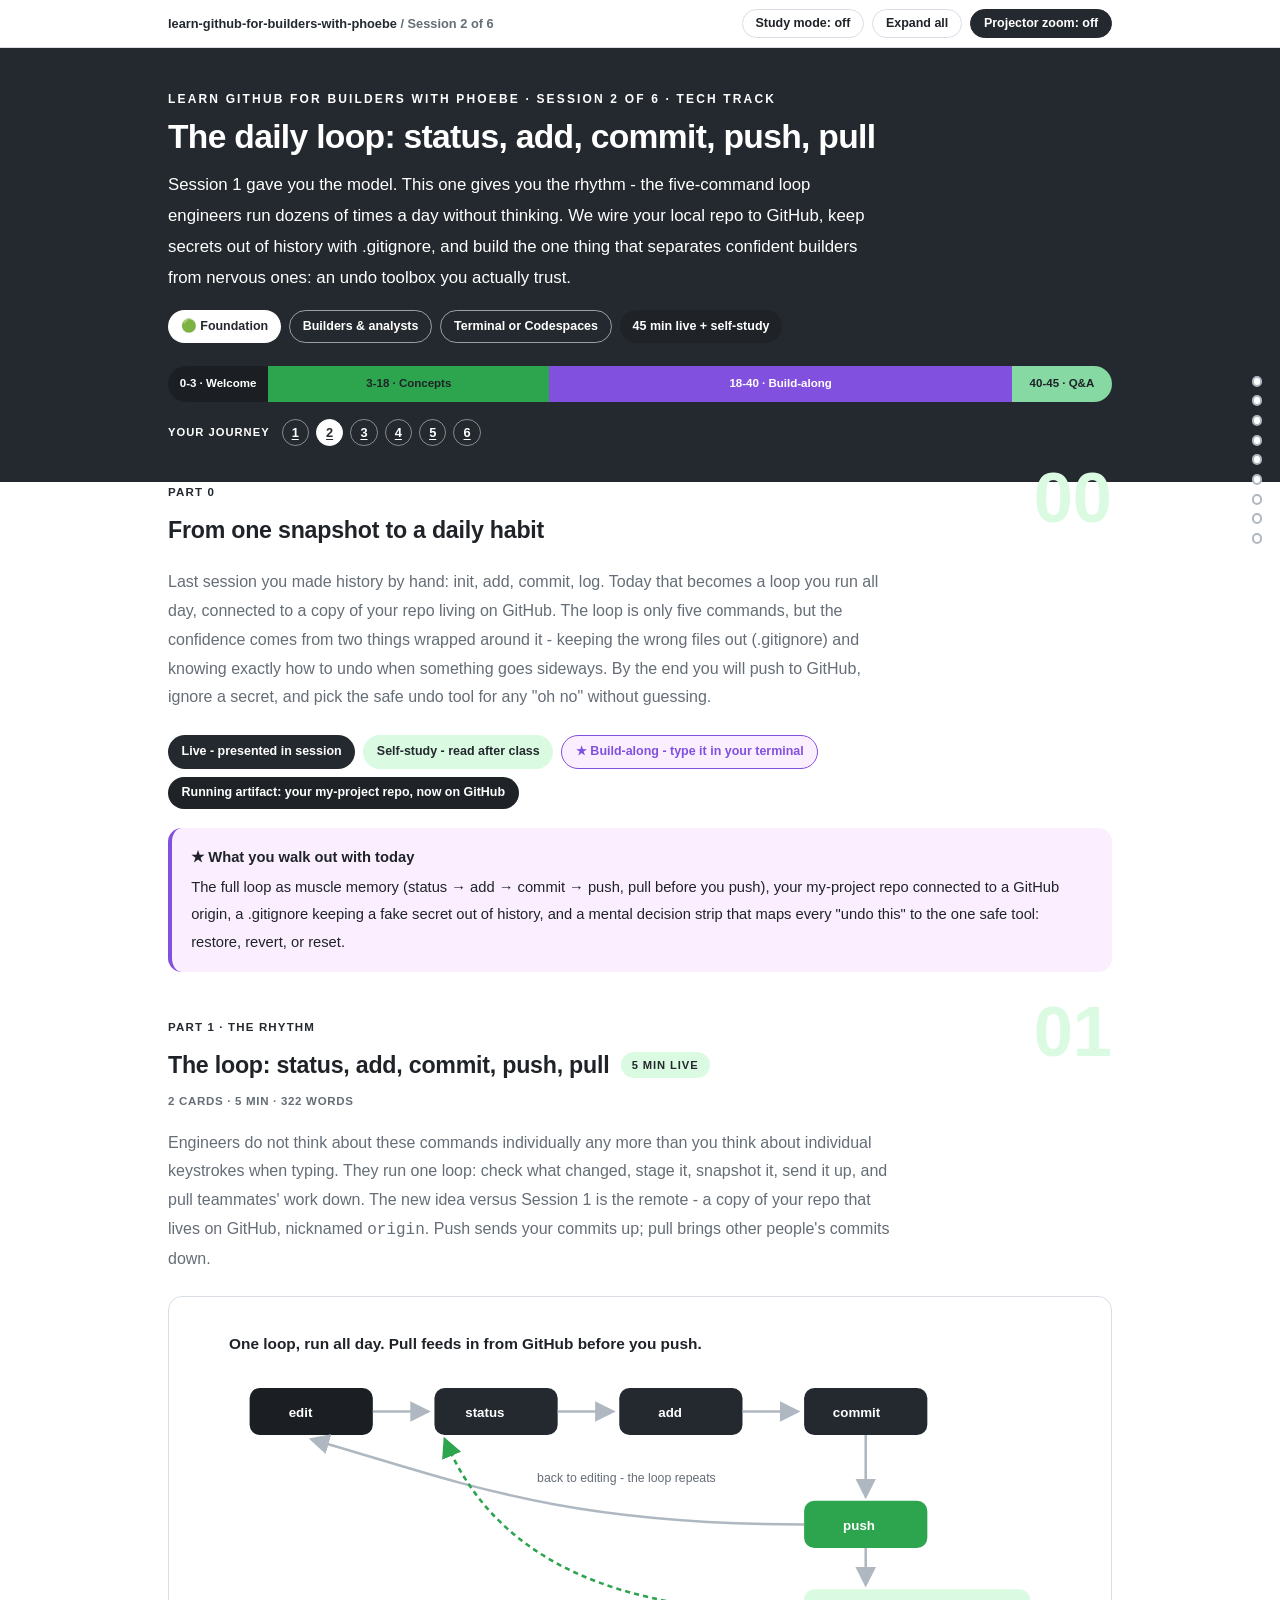
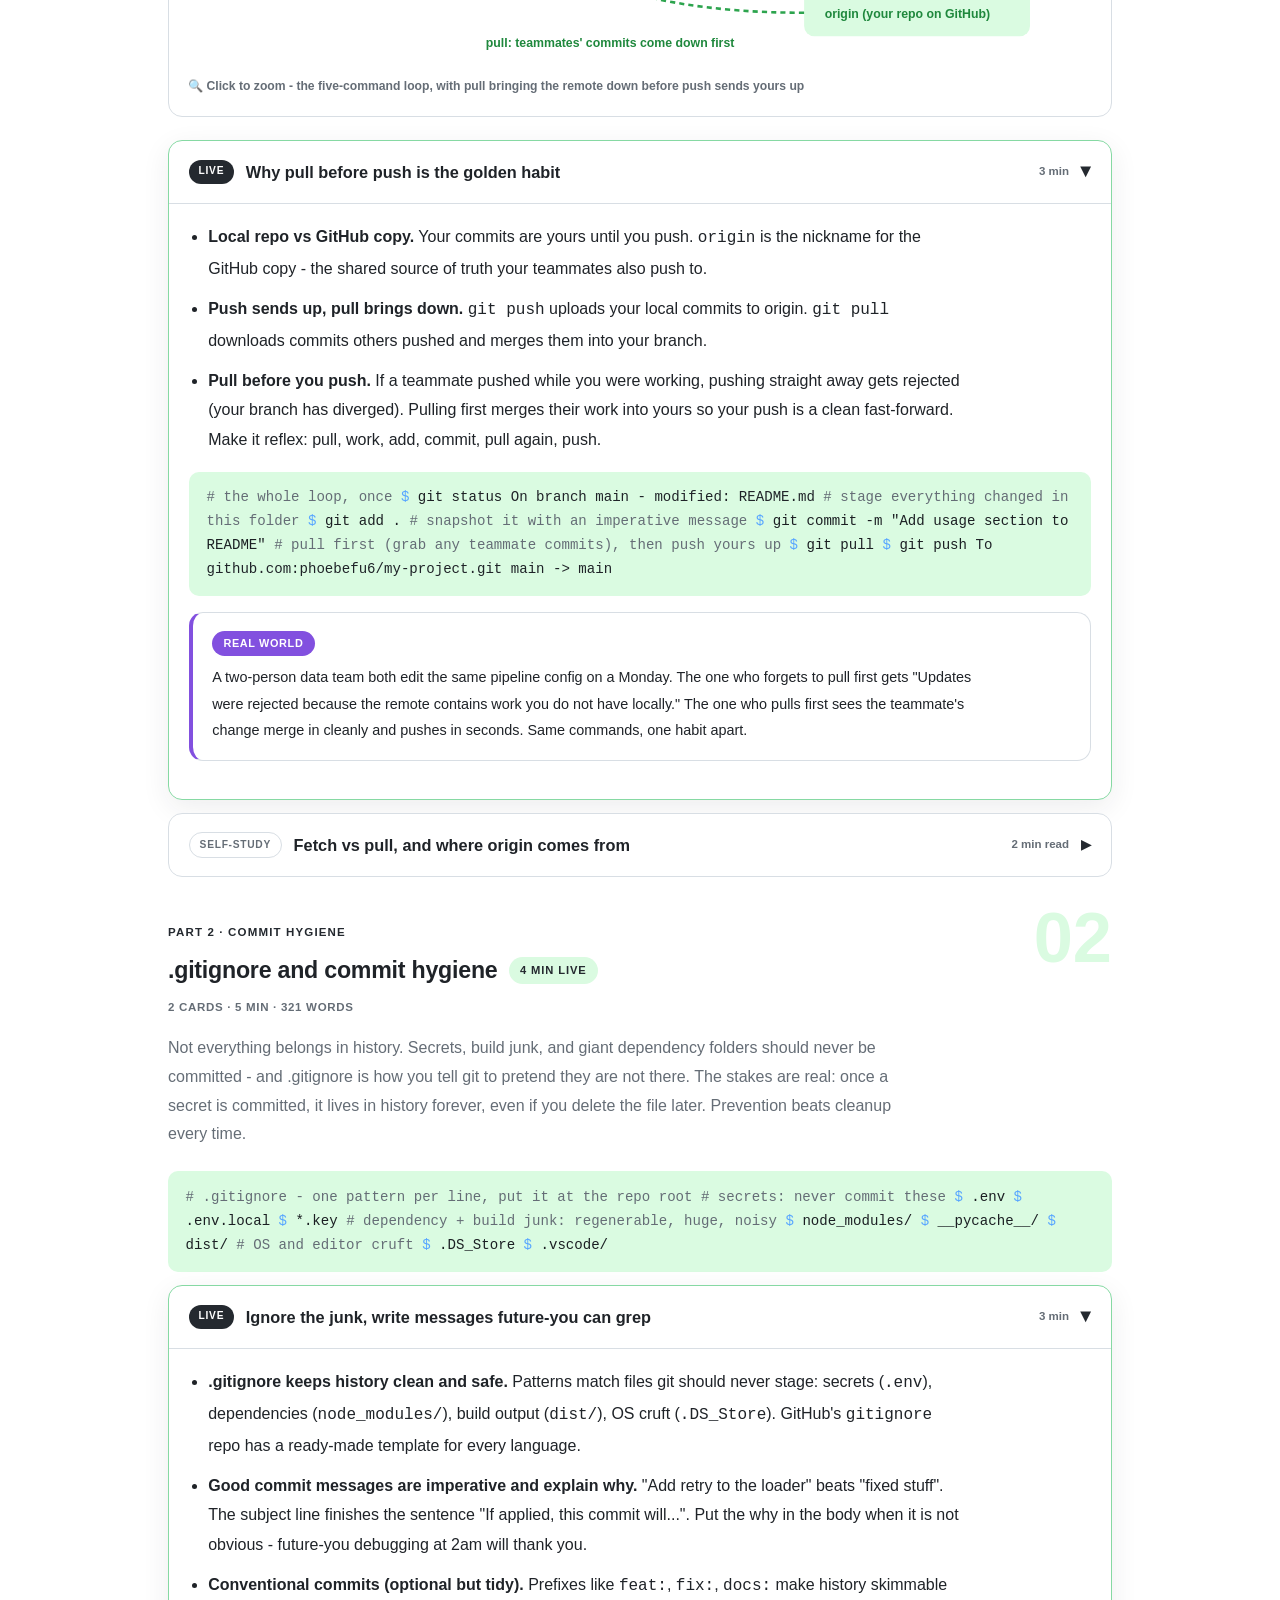
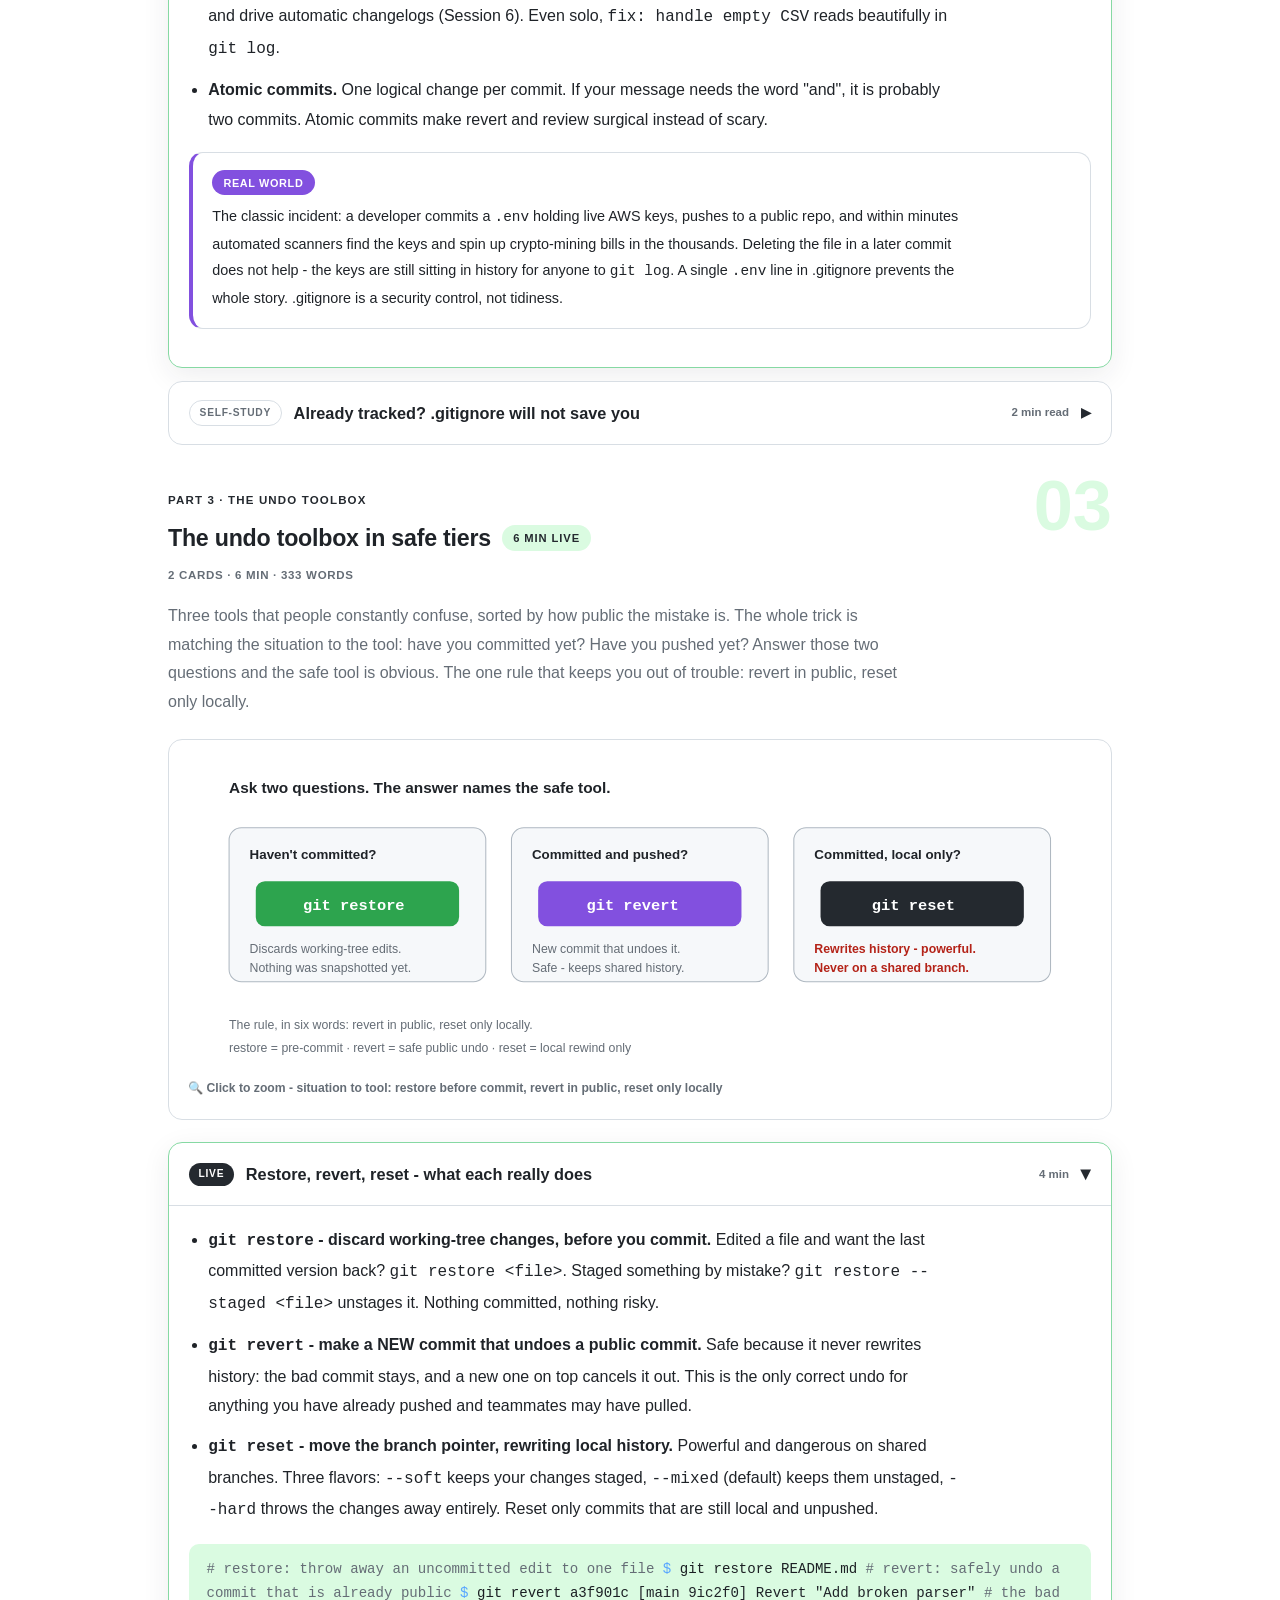
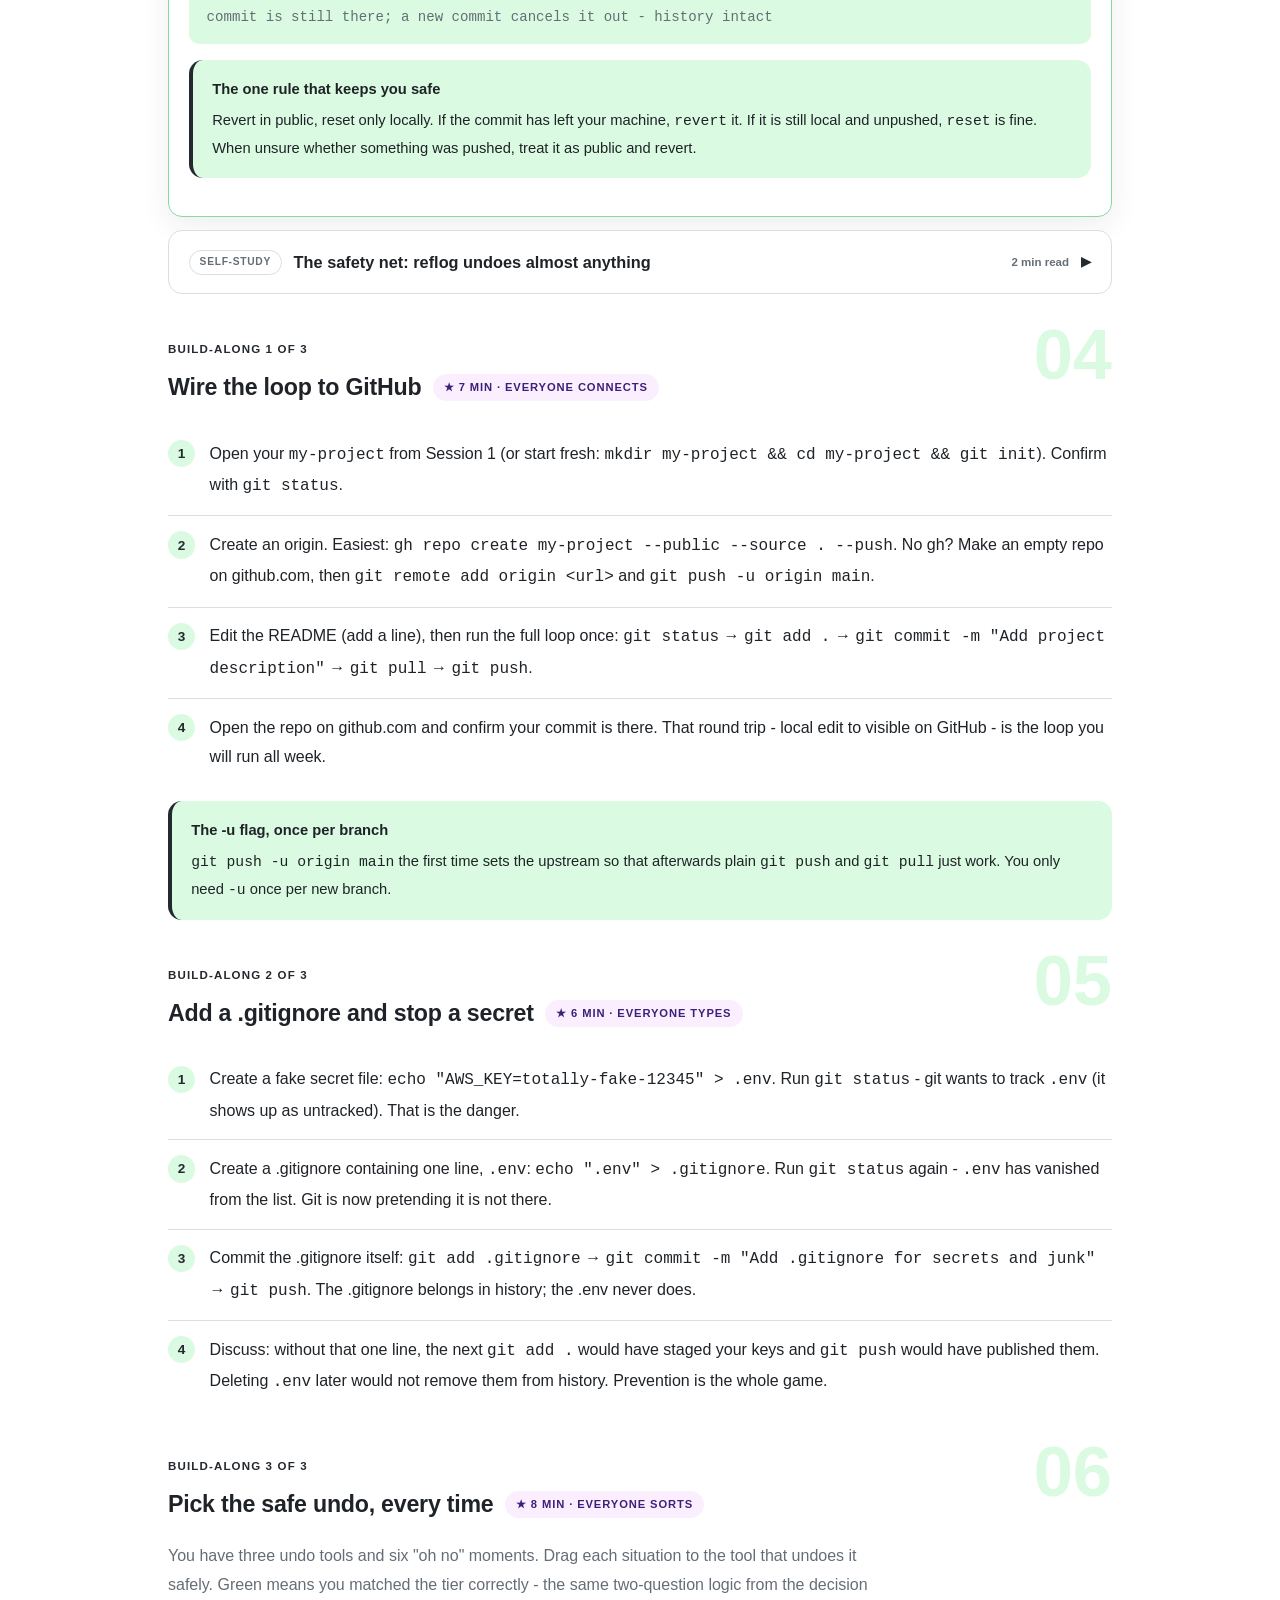
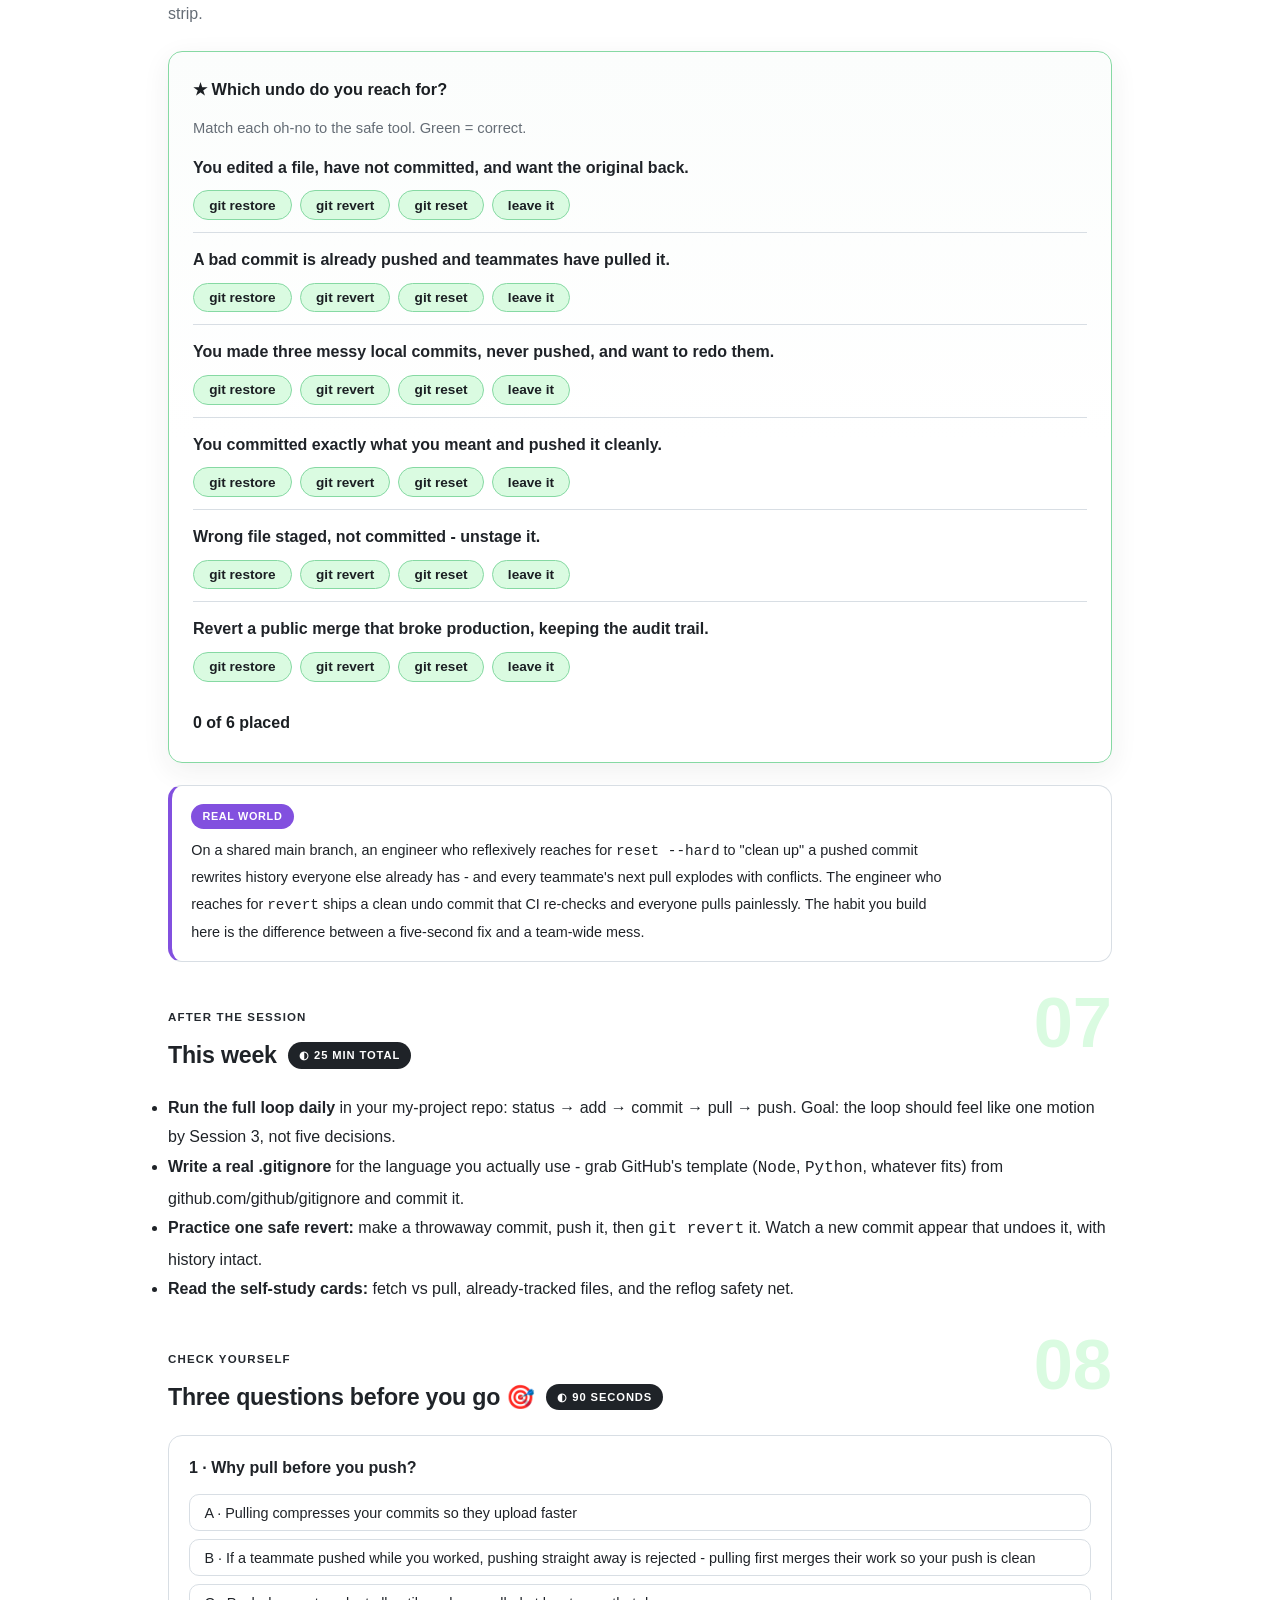
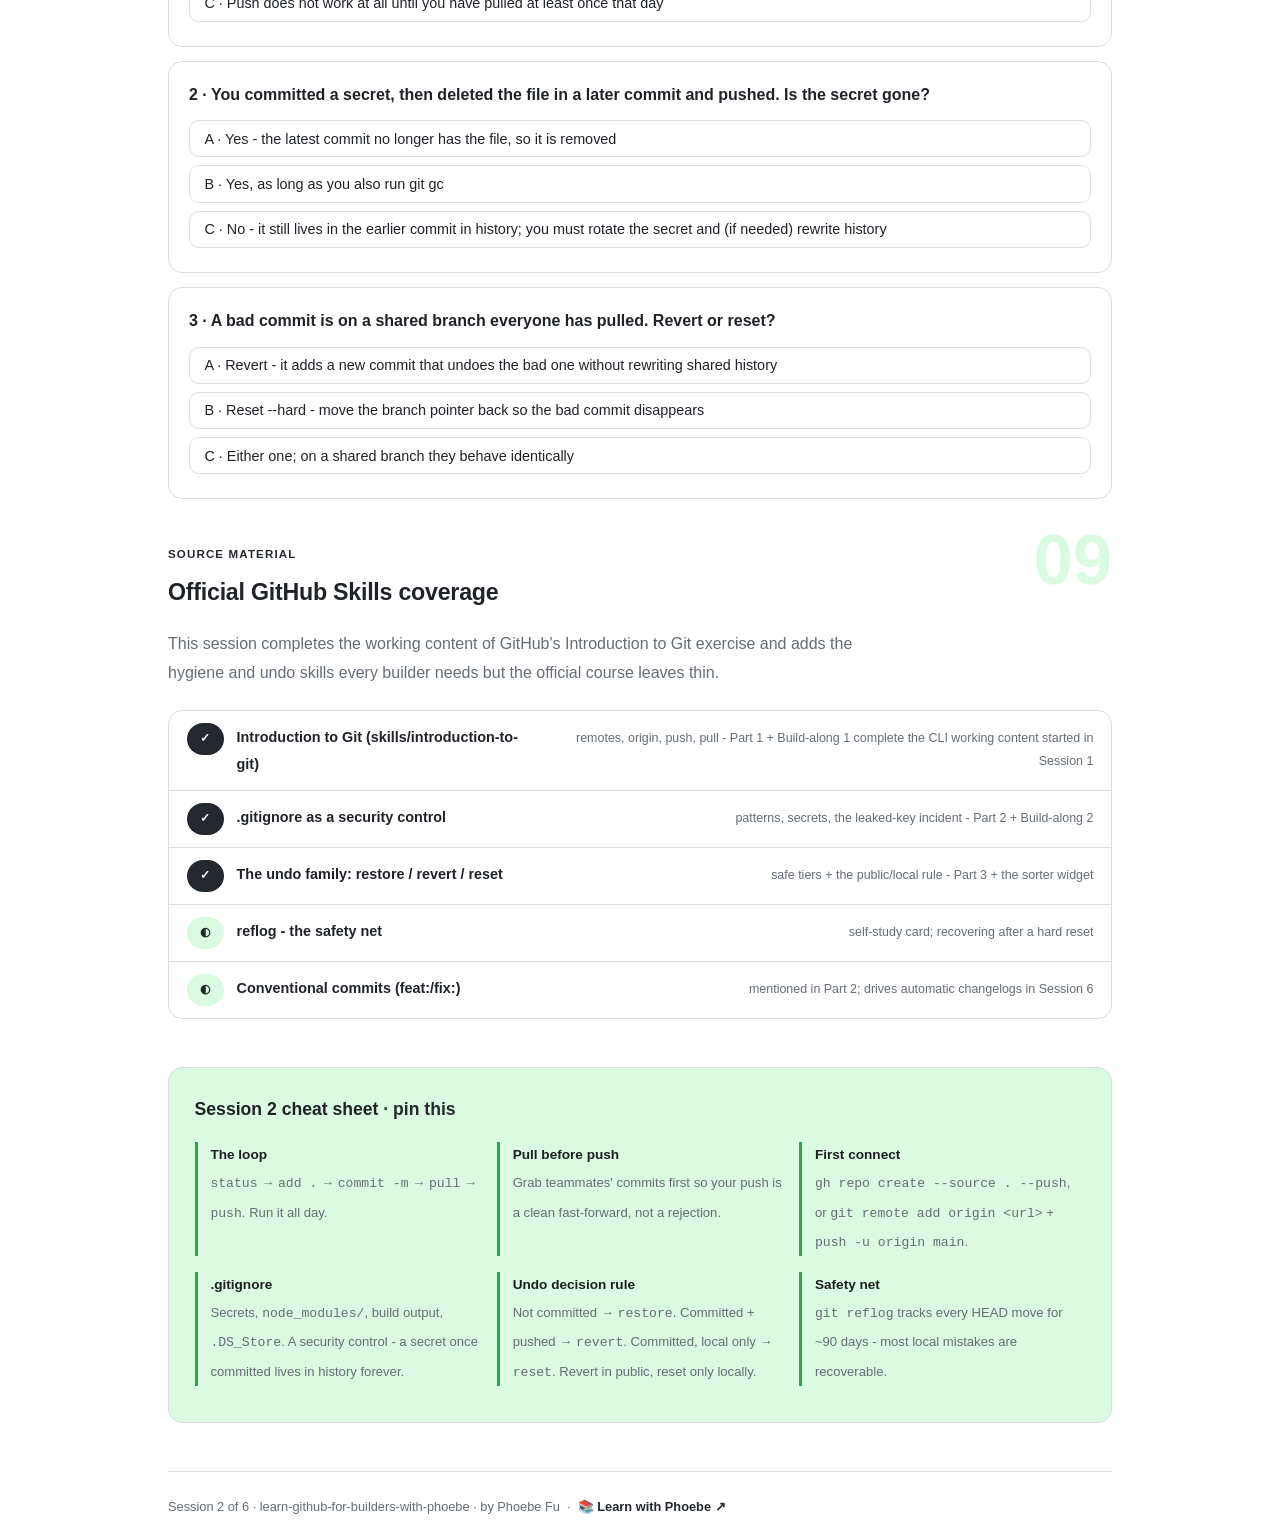
<file: courses/02-the-daily-loop.html>
<!DOCTYPE html>
<html lang="en">
<head>
<meta charset="UTF-8">
<meta name="viewport" content="width=device-width, initial-scale=1.0">
<!-- social:start -->
<meta name="description" content="Last session you made history by hand: init, add, commit, log. Today that becomes a loop you run all day, connected to a copy of your repo living on GitHub. The loop is only five commands...">
<meta property="og:type" content="article">
<meta property="og:site_name" content="Learn with Phoebe">
<meta property="og:title" content="The daily loop: status, add, commit, push, pull - learn github for builders with phoebe">
<meta property="og:description" content="Last session you made history by hand: init, add, commit, log. Today that becomes a loop you run all day, connected to a copy of your repo living on GitHub. The loop is only five commands...">
<meta property="og:url" content="https://phoebefu6.github.io/learn-github-for-builders-with-phoebe/courses/02-the-daily-loop.html">
<meta property="og:image" content="https://phoebefu6.github.io/learn-github-for-builders-with-phoebe/assets/og-cover.png">
<meta property="og:image:width" content="1200">
<meta property="og:image:height" content="630">
<meta name="twitter:card" content="summary_large_image">
<meta name="twitter:title" content="The daily loop: status, add, commit, push, pull - learn github for builders with phoebe">
<meta name="twitter:description" content="Last session you made history by hand: init, add, commit, log. Today that becomes a loop you run all day, connected to a copy of your repo living on GitHub. The loop is only five commands...">
<meta name="twitter:image" content="https://phoebefu6.github.io/learn-github-for-builders-with-phoebe/assets/og-cover.png">
<!-- social:end -->
<title>Session 2 · The daily loop - learn github for builders with phoebe</title>
<link rel="stylesheet" href="../assets/style.css?v=43">
</head>
<body>

<div class="toolbar">
  <div class="wrap">
    <span class="crumb"><a href="../index.html">learn-github-for-builders-with-phoebe</a> / Session 2 of 6</span>
    <button class="btn" id="toggle-all" type="button">Expand all</button>
    <button class="btn primary" id="zoom-toggle" type="button">Projector zoom: off</button>
  </div>
</div>

<header class="masthead">
  <div class="wrap">
    <div class="eyebrow">Learn GitHub for Builders with Phoebe · Session 2 of 6 · Tech track</div>
    <h1>The daily loop: <span class="accent">status, add, commit, push, pull</span></h1>
    <p class="sub">Session 1 gave you the model. This one gives you the rhythm - the five-command loop engineers run dozens of times a day without thinking. We wire your local repo to GitHub, keep secrets out of history with .gitignore, and build the one thing that separates confident builders from nervous ones: an undo toolbox you actually trust.</p>
    <div class="chip-row">
      <span class="chip level">🟢 Foundation</span>
      <span class="chip audience">Builders &amp; analysts</span>
      <span class="chip audience">Terminal or Codespaces</span>
      <span class="chip time">45 min live + self-study</span>
    </div>
    <div class="agenda">
      <span class="a1" style="flex:1">0-3 · Welcome</span>
      <span class="a2" style="flex:3">3-18 · Concepts</span>
      <span class="a3" style="flex:5">18-40 · Build-along</span>
      <span class="a4" style="flex:1">40-45 · Q&amp;A</span>
    </div>
  </div>
</header>

<main class="wrap">

  <!-- ============ INTRO ============ -->
  <section class="section" id="intro">
    <div class="section-kicker">
      <span class="klabel">Part 0</span>
      <h2>From one snapshot to a daily habit</h2>
    </div>
    <p class="lede">Last session you made history by hand: init, add, commit, log. Today that becomes a loop you run all day, connected to a copy of your repo living on GitHub. The loop is only five commands, but the confidence comes from two things wrapped around it - keeping the wrong files out (.gitignore) and knowing exactly how to undo when something goes sideways. By the end you will push to GitHub, ignore a secret, and pick the safe undo tool for any "oh no" without guessing.</p>
    <div class="legend">
      <span class="pill solid">Live - presented in session</span>
      <span class="pill light">Self-study - read after class</span>
      <span class="pill amber">★ Build-along - type it in your terminal</span>
      <span class="pill inkpill">Running artifact: your my-project repo, now on GitHub</span>
    </div>
    <div class="callout win">
      <strong>★ What you walk out with today</strong>
      The full loop as muscle memory (status → add → commit → push, pull before you push), your my-project repo connected to a GitHub origin, a .gitignore keeping a fake secret out of history, and a mental decision strip that maps every "undo this" to the one safe tool: restore, revert, or reset.
    </div>
  </section>

  <!-- ============ PART 1: THE LOOP ============ -->
  <section class="section" id="loop">
    <div class="section-kicker">
      <span class="klabel">Part 1 · the rhythm</span>
      <h2>The loop: status, add, commit, push, pull <span class="tag concept">5 min live</span></h2>
    </div>
    <p class="lede">Engineers do not think about these commands individually any more than you think about individual keystrokes when typing. They run one loop: check what changed, stage it, snapshot it, send it up, and pull teammates' work down. The new idea versus Session 1 is the remote - a copy of your repo that lives on GitHub, nicknamed <code>origin</code>. Push sends your commits up; pull brings other people's commits down.</p>

    <figure class="zoomable">
      <svg viewBox="0 0 880 340" xmlns="http://www.w3.org/2000/svg" role="img" aria-label="The daily git loop as a cycle: edit, status, add, commit, push, with pull feeding in from the remote">
        <style>
          .lpT { font: 700 13px Inter, sans-serif; fill: #FFFFFF; }
          .lpN { font: 700 13px Inter, sans-serif; fill: #1F2328; }
          .lpX { font: 400 12px Inter, sans-serif; fill: #656D76; }
          .lpH { font: 700 15px Inter, sans-serif; fill: #1F2328; }
          .lpG { font: 700 12px Inter, sans-serif; fill: #1F883D; }
          .lpL { stroke: #AFB8C1; stroke-width: 2.5; fill: none; }
          .lpD { stroke: #2DA44E; stroke-width: 2.5; fill: none; stroke-dasharray: 5 4; }
        </style>
        <defs>
          <marker id="lpArrow" markerWidth="9" markerHeight="9" refX="7" refY="4" orient="auto">
            <path d="M0,0 L8,4 L0,8 Z" fill="#AFB8C1"/>
          </marker>
          <marker id="lpArrowG" markerWidth="9" markerHeight="9" refX="7" refY="4" orient="auto">
            <path d="M0,0 L8,4 L0,8 Z" fill="#2DA44E"/>
          </marker>
        </defs>
        <text class="lpH" x="40" y="32">One loop, run all day. Pull feeds in from GitHub before you push.</text>
        <rect x="60" y="70" width="120" height="46" rx="10" fill="#1B1F23"/>
        <text class="lpT" x="98" y="98">edit</text>
        <rect x="240" y="70" width="120" height="46" rx="10" fill="#24292F"/>
        <text class="lpT" x="270" y="98">status</text>
        <rect x="420" y="70" width="120" height="46" rx="10" fill="#24292F"/>
        <text class="lpT" x="458" y="98">add</text>
        <rect x="600" y="70" width="120" height="46" rx="10" fill="#24292F"/>
        <text class="lpT" x="628" y="98">commit</text>
        <line class="lpL" x1="180" y1="93" x2="234" y2="93" marker-end="url(#lpArrow)"/>
        <line class="lpL" x1="360" y1="93" x2="414" y2="93" marker-end="url(#lpArrow)"/>
        <line class="lpL" x1="540" y1="93" x2="594" y2="93" marker-end="url(#lpArrow)"/>
        <rect x="600" y="180" width="120" height="46" rx="10" fill="#2DA44E"/>
        <text class="lpT" x="638" y="208">push</text>
        <line class="lpL" x1="660" y1="116" x2="660" y2="176" marker-end="url(#lpArrow)"/>
        <path class="lpL" d="M600,203 C360,203 260,160 120,120" marker-end="url(#lpArrow)"/>
        <text class="lpX" x="340" y="162">back to editing - the loop repeats</text>
        <rect x="600" y="266" width="220" height="46" rx="10" fill="#DAFBE1"/>
        <text class="lpG" x="620" y="294">origin (your repo on GitHub)</text>
        <line class="lpL" x1="660" y1="226" x2="660" y2="262" marker-end="url(#lpArrow)"/>
        <path class="lpD" d="M600,289 C420,289 300,240 250,120" marker-end="url(#lpArrowG)"/>
        <text class="lpG" x="290" y="322">pull: teammates' commits come down first</text>
      </svg>
      <figcaption>🔍 Click to zoom - the five-command loop, with pull bringing the remote down before push sends yours up</figcaption>
    </figure>

    <details class="card" open>
      <summary><span class="mode live">Live</span>Why pull before push is the golden habit<span class="mini">3 min</span><span class="caret">▶</span></summary>
      <div class="body">
        <ul>
          <li><strong>Local repo vs GitHub copy.</strong> Your commits are yours until you push. <code>origin</code> is the nickname for the GitHub copy - the shared source of truth your teammates also push to.</li>
          <li><strong>Push sends up, pull brings down.</strong> <code>git push</code> uploads your local commits to origin. <code>git pull</code> downloads commits others pushed and merges them into your branch.</li>
          <li><strong>Pull before you push.</strong> If a teammate pushed while you were working, pushing straight away gets rejected (your branch has diverged). Pulling first merges their work into yours so your push is a clean fast-forward. Make it reflex: pull, work, add, commit, pull again, push.</li>
        </ul>
        <div class="termbox"><span class="cmt"># the whole loop, once</span>
<span class="cmd">git status</span>
<span class="out">On branch main - modified: README.md</span>
<span class="cmt"># stage everything changed in this folder</span>
<span class="cmd">git add .</span>
<span class="cmt"># snapshot it with an imperative message</span>
<span class="cmd">git commit -m "Add usage section to README"</span>
<span class="cmt"># pull first (grab any teammate commits), then push yours up</span>
<span class="cmd">git pull</span>
<span class="cmd">git push</span>
<span class="out">To github.com:phoebefu6/my-project.git  main -> main</span></div>
        <div class="callout example">
          <span class="ex-pill">Real world</span>
          <p>A two-person data team both edit the same pipeline config on a Monday. The one who forgets to pull first gets "Updates were rejected because the remote contains work you do not have locally." The one who pulls first sees the teammate's change merge in cleanly and pushes in seconds. Same commands, one habit apart.</p>
        </div>
      </div>
    </details>

    <details class="card">
      <summary><span class="mode self">Self-study</span>Fetch vs pull, and where origin comes from<span class="mini">2 min read</span><span class="caret">▶</span></summary>
      <div class="body">
        <p><code>git fetch</code> downloads the remote's commits but does not merge them - it just updates your knowledge of what is on origin. <code>git pull</code> is <code>fetch</code> plus <code>merge</code> in one step. When you want to look before you leap, fetch and inspect; when you just want to sync, pull.</p>
        <p><code>origin</code> is set the first time you connect a repo to GitHub - either by <code>gh repo create ... --source .</code> or by <code>git remote add origin &lt;url&gt;</code>. See it any time with <code>git remote -v</code>. It is just a nickname; you can have several remotes, but <code>origin</code> is the conventional name for "the main one".</p>
      </div>
    </details>
  </section>

  <!-- ============ PART 2: GITIGNORE ============ -->
  <section class="section" id="gitignore">
    <div class="section-kicker">
      <span class="klabel">Part 2 · commit hygiene</span>
      <h2>.gitignore and commit hygiene <span class="tag concept">4 min live</span></h2>
    </div>
    <p class="lede">Not everything belongs in history. Secrets, build junk, and giant dependency folders should never be committed - and .gitignore is how you tell git to pretend they are not there. The stakes are real: once a secret is committed, it lives in history forever, even if you delete the file later. Prevention beats cleanup every time.</p>

    <div class="termbox"><span class="cmt"># .gitignore - one pattern per line, put it at the repo root</span>
<span class="cmt"># secrets: never commit these</span>
<span class="cmd">.env</span>
<span class="cmd">.env.local</span>
<span class="cmd">*.key</span>
<span class="cmt"># dependency + build junk: regenerable, huge, noisy</span>
<span class="cmd">node_modules/</span>
<span class="cmd">__pycache__/</span>
<span class="cmd">dist/</span>
<span class="cmt"># OS and editor cruft</span>
<span class="cmd">.DS_Store</span>
<span class="cmd">.vscode/</span></div>

    <details class="card" open>
      <summary><span class="mode live">Live</span>Ignore the junk, write messages future-you can grep<span class="mini">3 min</span><span class="caret">▶</span></summary>
      <div class="body">
        <ul>
          <li><strong>.gitignore keeps history clean and safe.</strong> Patterns match files git should never stage: secrets (<code>.env</code>), dependencies (<code>node_modules/</code>), build output (<code>dist/</code>), OS cruft (<code>.DS_Store</code>). GitHub's <code>gitignore</code> repo has a ready-made template for every language.</li>
          <li><strong>Good commit messages are imperative and explain why.</strong> "Add retry to the loader" beats "fixed stuff". The subject line finishes the sentence "If applied, this commit will...". Put the why in the body when it is not obvious - future-you debugging at 2am will thank you.</li>
          <li><strong>Conventional commits (optional but tidy).</strong> Prefixes like <code>feat:</code>, <code>fix:</code>, <code>docs:</code> make history skimmable and drive automatic changelogs (Session 6). Even solo, <code>fix: handle empty CSV</code> reads beautifully in <code>git log</code>.</li>
          <li><strong>Atomic commits.</strong> One logical change per commit. If your message needs the word "and", it is probably two commits. Atomic commits make revert and review surgical instead of scary.</li>
        </ul>
        <div class="callout example">
          <span class="ex-pill">Real world</span>
          <p>The classic incident: a developer commits a <code>.env</code> holding live AWS keys, pushes to a public repo, and within minutes automated scanners find the keys and spin up crypto-mining bills in the thousands. Deleting the file in a later commit does not help - the keys are still sitting in history for anyone to <code>git log</code>. A single <code>.env</code> line in .gitignore prevents the whole story. .gitignore is a security control, not tidiness.</p>
        </div>
      </div>
    </details>

    <details class="card">
      <summary><span class="mode self">Self-study</span>Already tracked? .gitignore will not save you<span class="mini">2 min read</span><span class="caret">▶</span></summary>
      <div class="body">
        <p>.gitignore only stops <em>untracked</em> files from being staged. If you already committed <code>config.env</code>, adding it to .gitignore does nothing - git is still tracking it. You have to stop tracking it explicitly:</p>
        <div class="termbox"><span class="cmt"># stop tracking a file but keep it on disk</span>
<span class="cmd">git rm --cached config.env</span>
<span class="cmd">git commit -m "Stop tracking config.env; add to .gitignore"</span></div>
        <p>That removes it from future commits but it is still in past history. For a truly leaked secret, the only real fix is to rotate the secret (make the old one useless) and, if needed, rewrite history - which we flag as an advanced, careful operation. The lesson stands: ignore first, commit never.</p>
      </div>
    </details>
  </section>

  <!-- ============ PART 3: UNDO TOOLBOX ============ -->
  <section class="section" id="undo">
    <div class="section-kicker">
      <span class="klabel">Part 3 · the undo toolbox</span>
      <h2>The undo toolbox in safe tiers <span class="tag concept">6 min live</span></h2>
    </div>
    <p class="lede">Three tools that people constantly confuse, sorted by how public the mistake is. The whole trick is matching the situation to the tool: have you committed yet? Have you pushed yet? Answer those two questions and the safe tool is obvious. The one rule that keeps you out of trouble: revert in public, reset only locally.</p>

    <figure class="zoomable">
      <svg viewBox="0 0 880 300" xmlns="http://www.w3.org/2000/svg" role="img" aria-label="Decision strip mapping the undo situation to the safe git tool: restore, revert, or reset">
        <style>
          .udH { font: 700 15px Inter, sans-serif; fill: #1F2328; }
          .udQ { font: 700 13px Inter, sans-serif; fill: #1F2328; }
          .udC { font: 800 15px "SF Mono", Menlo, monospace; fill: #FFFFFF; }
          .udW { font: 400 12px Inter, sans-serif; fill: #656D76; }
          .udWn { font: 700 12px Inter, sans-serif; fill: #B42318; }
        </style>
        <text class="udH" x="40" y="32">Ask two questions. The answer names the safe tool.</text>
        <rect x="40" y="66" width="250" height="150" rx="12" fill="#F6F8FA" stroke="#AFB8C1"/>
        <text class="udQ" x="60" y="96">Haven't committed?</text>
        <rect x="66" y="118" width="198" height="44" rx="9" fill="#2DA44E"/>
        <text class="udC" x="112" y="146">git restore</text>
        <text class="udW" x="60" y="188">Discards working-tree edits.</text>
        <text class="udW" x="60" y="206">Nothing was snapshotted yet.</text>
        <rect x="315" y="66" width="250" height="150" rx="12" fill="#F6F8FA" stroke="#AFB8C1"/>
        <text class="udQ" x="335" y="96">Committed and pushed?</text>
        <rect x="341" y="118" width="198" height="44" rx="9" fill="#8250DF"/>
        <text class="udC" x="388" y="146">git revert</text>
        <text class="udW" x="335" y="188">New commit that undoes it.</text>
        <text class="udW" x="335" y="206">Safe - keeps shared history.</text>
        <rect x="590" y="66" width="250" height="150" rx="12" fill="#F6F8FA" stroke="#AFB8C1"/>
        <text class="udQ" x="610" y="96">Committed, local only?</text>
        <rect x="616" y="118" width="198" height="44" rx="9" fill="#24292F"/>
        <text class="udC" x="666" y="146">git reset</text>
        <text class="udWn" x="610" y="188">Rewrites history - powerful.</text>
        <text class="udWn" x="610" y="206">Never on a shared branch.</text>
        <text class="udW" x="40" y="262">The rule, in six words: revert in public, reset only locally.</text>
        <text class="udW" x="40" y="284">restore = pre-commit · revert = safe public undo · reset = local rewind only</text>
      </svg>
      <figcaption>🔍 Click to zoom - situation to tool: restore before commit, revert in public, reset only locally</figcaption>
    </figure>

    <details class="card" open>
      <summary><span class="mode live">Live</span>Restore, revert, reset - what each really does<span class="mini">4 min</span><span class="caret">▶</span></summary>
      <div class="body">
        <ul>
          <li><strong><code>git restore</code> - discard working-tree changes, before you commit.</strong> Edited a file and want the last committed version back? <code>git restore &lt;file&gt;</code>. Staged something by mistake? <code>git restore --staged &lt;file&gt;</code> unstages it. Nothing committed, nothing risky.</li>
          <li><strong><code>git revert</code> - make a NEW commit that undoes a public commit.</strong> Safe because it never rewrites history: the bad commit stays, and a new one on top cancels it out. This is the only correct undo for anything you have already pushed and teammates may have pulled.</li>
          <li><strong><code>git reset</code> - move the branch pointer, rewriting local history.</strong> Powerful and dangerous on shared branches. Three flavors: <code>--soft</code> keeps your changes staged, <code>--mixed</code> (default) keeps them unstaged, <code>--hard</code> throws the changes away entirely. Reset only commits that are still local and unpushed.</li>
        </ul>
        <div class="termbox"><span class="cmt"># restore: throw away an uncommitted edit to one file</span>
<span class="cmd">git restore README.md</span>
<span class="cmt"># revert: safely undo a commit that is already public</span>
<span class="cmd">git revert a3f901c</span>
<span class="out">[main 9ic2f0] Revert "Add broken parser"</span>
<span class="cmt"># the bad commit is still there; a new commit cancels it out - history intact</span></div>
        <div class="callout tip">
          <strong>The one rule that keeps you safe</strong>
          Revert in public, reset only locally. If the commit has left your machine, <code>revert</code> it. If it is still local and unpushed, <code>reset</code> is fine. When unsure whether something was pushed, treat it as public and revert.
        </div>
      </div>
    </details>

    <details class="card">
      <summary><span class="mode self">Self-study</span>The safety net: reflog undoes almost anything<span class="mini">2 min read</span><span class="caret">▶</span></summary>
      <div class="body">
        <p>Terrified of <code>reset --hard</code>? Git keeps a private log of everywhere HEAD has been - the reflog - for about 90 days. Even after a hard reset that "deleted" commits, they are still reachable:</p>
        <div class="termbox"><span class="cmt"># every position HEAD has held, newest first</span>
<span class="cmd">git reflog</span>
<span class="out">9ic2f0 HEAD@{0}: reset: moving to HEAD~2</span>
<span class="out">a3f901c HEAD@{1}: commit: Add broken parser</span>
<span class="cmt"># bring the "lost" commit back by pointing a branch at it</span>
<span class="cmd">git reset --hard a3f901c</span></div>
        <p>The reflog is why experienced engineers are calm about local mistakes: almost nothing is truly gone for 90 days. It is local-only, though - it will not recover work you never committed, which is why the habit is: commit early, commit often.</p>
      </div>
    </details>
  </section>

  <!-- ============ DEMO 1 ============ -->
  <section class="section" id="demo-1">
    <div class="section-kicker">
      <span class="klabel">Build-along 1 of 3</span>
      <h2>Wire the loop to GitHub <span class="tag demo">★ 7 min · everyone connects</span></h2>
    </div>
    <div class="steps">
      <div class="step"><p>Open your <code>my-project</code> from Session 1 (or start fresh: <code>mkdir my-project &amp;&amp; cd my-project &amp;&amp; git init</code>). Confirm with <code>git status</code>.</p></div>
      <div class="step"><p>Create an origin. Easiest: <code>gh repo create my-project --public --source . --push</code>. No gh? Make an empty repo on github.com, then <code>git remote add origin &lt;url&gt;</code> and <code>git push -u origin main</code>.</p></div>
      <div class="step"><p>Edit the README (add a line), then run the full loop once: <code>git status</code> → <code>git add .</code> → <code>git commit -m "Add project description"</code> → <code>git pull</code> → <code>git push</code>.</p></div>
      <div class="step"><p>Open the repo on github.com and confirm your commit is there. That round trip - local edit to visible on GitHub - is the loop you will run all week.</p></div>
    </div>
    <div class="callout tip">
      <strong>The -u flag, once per branch</strong>
      <code>git push -u origin main</code> the first time sets the upstream so that afterwards plain <code>git push</code> and <code>git pull</code> just work. You only need <code>-u</code> once per new branch.
    </div>
  </section>

  <!-- ============ DEMO 2 ============ -->
  <section class="section" id="demo-2">
    <div class="section-kicker">
      <span class="klabel">Build-along 2 of 3</span>
      <h2>Add a .gitignore and stop a secret <span class="tag demo">★ 6 min · everyone types</span></h2>
    </div>
    <div class="steps">
      <div class="step"><p>Create a fake secret file: <code>echo "AWS_KEY=totally-fake-12345" &gt; .env</code>. Run <code>git status</code> - git wants to track <code>.env</code> (it shows up as untracked). That is the danger.</p></div>
      <div class="step"><p>Create a .gitignore containing one line, <code>.env</code>: <code>echo ".env" &gt; .gitignore</code>. Run <code>git status</code> again - <code>.env</code> has vanished from the list. Git is now pretending it is not there.</p></div>
      <div class="step"><p>Commit the .gitignore itself: <code>git add .gitignore</code> → <code>git commit -m "Add .gitignore for secrets and junk"</code> → <code>git push</code>. The .gitignore belongs in history; the .env never does.</p></div>
      <div class="step"><p>Discuss: without that one line, the next <code>git add .</code> would have staged your keys and <code>git push</code> would have published them. Deleting <code>.env</code> later would not remove them from history. Prevention is the whole game.</p></div>
    </div>
  </section>

  <!-- ============ DEMO 3 ============ -->
  <section class="section" id="demo-3">
    <div class="section-kicker">
      <span class="klabel">Build-along 3 of 3</span>
      <h2>Pick the safe undo, every time <span class="tag demo">★ 8 min · everyone sorts</span></h2>
    </div>
    <p class="lede">You have three undo tools and six "oh no" moments. Drag each situation to the tool that undoes it safely. Green means you matched the tier correctly - the same two-question logic from the decision strip.</p>
    <div class="widget" data-widget="sorter" data-config='{
  "title": "★ Which undo do you reach for?",
  "intro": "Match each oh-no to the safe tool. Green = correct.",
  "categories": ["git restore", "git revert", "git reset", "leave it"],
  "items": [
    {"t": "You edited a file, have not committed, and want the original back.", "c": 0, "why": "restore discards working-tree changes - nothing was committed yet"},
    {"t": "A bad commit is already pushed and teammates have pulled it.", "c": 1, "why": "revert adds a new commit that undoes it - safe because it never rewrites shared history"},
    {"t": "You made three messy local commits, never pushed, and want to redo them.", "c": 2, "why": "reset moves your local branch pointer - fine because nothing was shared yet"},
    {"t": "You committed exactly what you meant and pushed it cleanly.", "c": 3, "why": "no undo needed - not every commit is a mistake!"},
    {"t": "Wrong file staged, not committed - unstage it.", "c": 0, "why": "git restore --staged unstages; still the restore family, still pre-commit"},
    {"t": "Revert a public merge that broke production, keeping the audit trail.", "c": 1, "why": "revert preserves history - critical for a shared main branch"}
  ]}'></div>
    <div class="callout example">
      <span class="ex-pill">Real world</span>
      <p>On a shared main branch, an engineer who reflexively reaches for <code>reset --hard</code> to "clean up" a pushed commit rewrites history everyone else already has - and every teammate's next pull explodes with conflicts. The engineer who reaches for <code>revert</code> ships a clean undo commit that CI re-checks and everyone pulls painlessly. The habit you build here is the difference between a five-second fix and a team-wide mess.</p>
    </div>
  </section>

  <!-- ============ HOMEWORK ============ -->
  <section class="section" id="exercise">
    <div class="section-kicker">
      <span class="klabel">After the session</span>
      <h2>This week <span class="tag exercise">◐ 25 min total</span></h2>
    </div>
    <ul>
      <li><strong>Run the full loop daily</strong> in your my-project repo: status → add → commit → pull → push. Goal: the loop should feel like one motion by Session 3, not five decisions.</li>
      <li><strong>Write a real .gitignore</strong> for the language you actually use - grab GitHub's template (<code>Node</code>, <code>Python</code>, whatever fits) from github.com/github/gitignore and commit it.</li>
      <li><strong>Practice one safe revert:</strong> make a throwaway commit, push it, then <code>git revert</code> it. Watch a new commit appear that undoes it, with history intact.</li>
      <li><strong>Read the self-study cards:</strong> fetch vs pull, already-tracked files, and the reflog safety net.</li>
    </ul>
  </section>

  <!-- ============ QUIZ ============ -->
  <section class="section" id="quiz">
    <div class="section-kicker">
      <span class="klabel">Check yourself</span>
      <h2>Three questions before you go 🎯 <span class="tag exercise">◐ 90 seconds</span></h2>
    </div>
    <div class="quiz-q" data-answer="1">
      <p class="qtext">1 · Why pull before you push?</p>
      <button class="qopt" type="button">A · Pulling compresses your commits so they upload faster</button>
      <button class="qopt" type="button">B · If a teammate pushed while you worked, pushing straight away is rejected - pulling first merges their work so your push is clean</button>
      <button class="qopt" type="button">C · Push does not work at all until you have pulled at least once that day</button>
      <p class="qwhy">When the remote has commits you do not, your branch has diverged and the push is rejected. Pulling first merges those commits into yours, so the push becomes a clean fast-forward.</p>
    </div>
    <div class="quiz-q" data-answer="2">
      <p class="qtext">2 · You committed a secret, then deleted the file in a later commit and pushed. Is the secret gone?</p>
      <button class="qopt" type="button">A · Yes - the latest commit no longer has the file, so it is removed</button>
      <button class="qopt" type="button">B · Yes, as long as you also run git gc</button>
      <button class="qopt" type="button">C · No - it still lives in the earlier commit in history; you must rotate the secret and (if needed) rewrite history</button>
      <p class="qwhy">History is append-only by default. Deleting a file in a new commit leaves the old commit - and the secret - fully readable via git log. The real fix is to rotate the key so the leaked one is useless.</p>
    </div>
    <div class="quiz-q" data-answer="0">
      <p class="qtext">3 · A bad commit is on a shared branch everyone has pulled. Revert or reset?</p>
      <button class="qopt" type="button">A · Revert - it adds a new commit that undoes the bad one without rewriting shared history</button>
      <button class="qopt" type="button">B · Reset --hard - move the branch pointer back so the bad commit disappears</button>
      <button class="qopt" type="button">C · Either one; on a shared branch they behave identically</button>
      <p class="qwhy">Reset rewrites history, which breaks every teammate who already has the old commits. Revert is safe in public: the bad commit stays and a new commit cancels it out. Revert in public, reset only locally.</p>
    </div>
    <p class="quiz-score"></p>
  </section>

  <!-- ============ SOURCES ============ -->
  <section class="section" id="official">
    <div class="section-kicker">
      <span class="klabel">Source material</span>
      <h2>Official GitHub Skills coverage</h2>
    </div>
    <p class="lede">This session completes the working content of GitHub's Introduction to Git exercise and adds the hygiene and undo skills every builder needs but the official course leaves thin.</p>
    <div class="covered">
      <div class="covered-row"><span class="status pill solid">✓</span><span class="name">Introduction to Git (skills/introduction-to-git)</span><span class="note">remotes, origin, push, pull - Part 1 + Build-along 1 complete the CLI working content started in Session 1</span></div>
      <div class="covered-row"><span class="status pill solid">✓</span><span class="name">.gitignore as a security control</span><span class="note">patterns, secrets, the leaked-key incident - Part 2 + Build-along 2</span></div>
      <div class="covered-row"><span class="status pill solid">✓</span><span class="name">The undo family: restore / revert / reset</span><span class="note">safe tiers + the public/local rule - Part 3 + the sorter widget</span></div>
      <div class="covered-row"><span class="status pill light">◐</span><span class="name">reflog - the safety net</span><span class="note">self-study card; recovering after a hard reset</span></div>
      <div class="covered-row"><span class="status pill light">◐</span><span class="name">Conventional commits (feat:/fix:)</span><span class="note">mentioned in Part 2; drives automatic changelogs in Session 6</span></div>
    </div>
  </section>

  <!-- ============ CHEAT SHEET ============ -->
  <section class="cheat" id="cheatsheet">
    <h3>Session 2 cheat sheet <span>· pin this</span></h3>
    <div class="grid-2">
      <div class="cheat-item"><b>The loop</b><span><code>status</code> → <code>add .</code> → <code>commit -m</code> → <code>pull</code> → <code>push</code>. Run it all day.</span></div>
      <div class="cheat-item"><b>Pull before push</b><span>Grab teammates' commits first so your push is a clean fast-forward, not a rejection.</span></div>
      <div class="cheat-item"><b>First connect</b><span><code>gh repo create --source . --push</code>, or <code>git remote add origin &lt;url&gt;</code> + <code>push -u origin main</code>.</span></div>
      <div class="cheat-item"><b>.gitignore</b><span>Secrets, <code>node_modules/</code>, build output, <code>.DS_Store</code>. A security control - a secret once committed lives in history forever.</span></div>
      <div class="cheat-item"><b>Undo decision rule</b><span>Not committed → <code>restore</code>. Committed + pushed → <code>revert</code>. Committed, local only → <code>reset</code>. Revert in public, reset only locally.</span></div>
      <div class="cheat-item"><b>Safety net</b><span><code>git reflog</code> tracks every HEAD move for ~90 days - most local mistakes are recoverable.</span></div>
    </div>
  </section>

  <footer class="pagefoot">
    <span>Session 2 of 6 · learn-github-for-builders-with-phoebe · by Phoebe Fu &nbsp;·&nbsp; 📚 <a href="https://phoebefu6.github.io/learn-with-phoebe/">Learn with Phoebe ↗</a></span>
    <span><a href="01-git-under-the-hood.html">← Git under the hood</a> &nbsp;·&nbsp; <a href="../index.html">All sessions</a> &nbsp;·&nbsp; <a href="03-branches-and-prs-cli.html">Next: Branching + PRs from the CLI →</a></span>
  </footer>

</main>

<script src="../assets/app.js?v=42"></script>
<script src="../assets/widgets.js?v=17"></script>
</body>
</html>
</file>
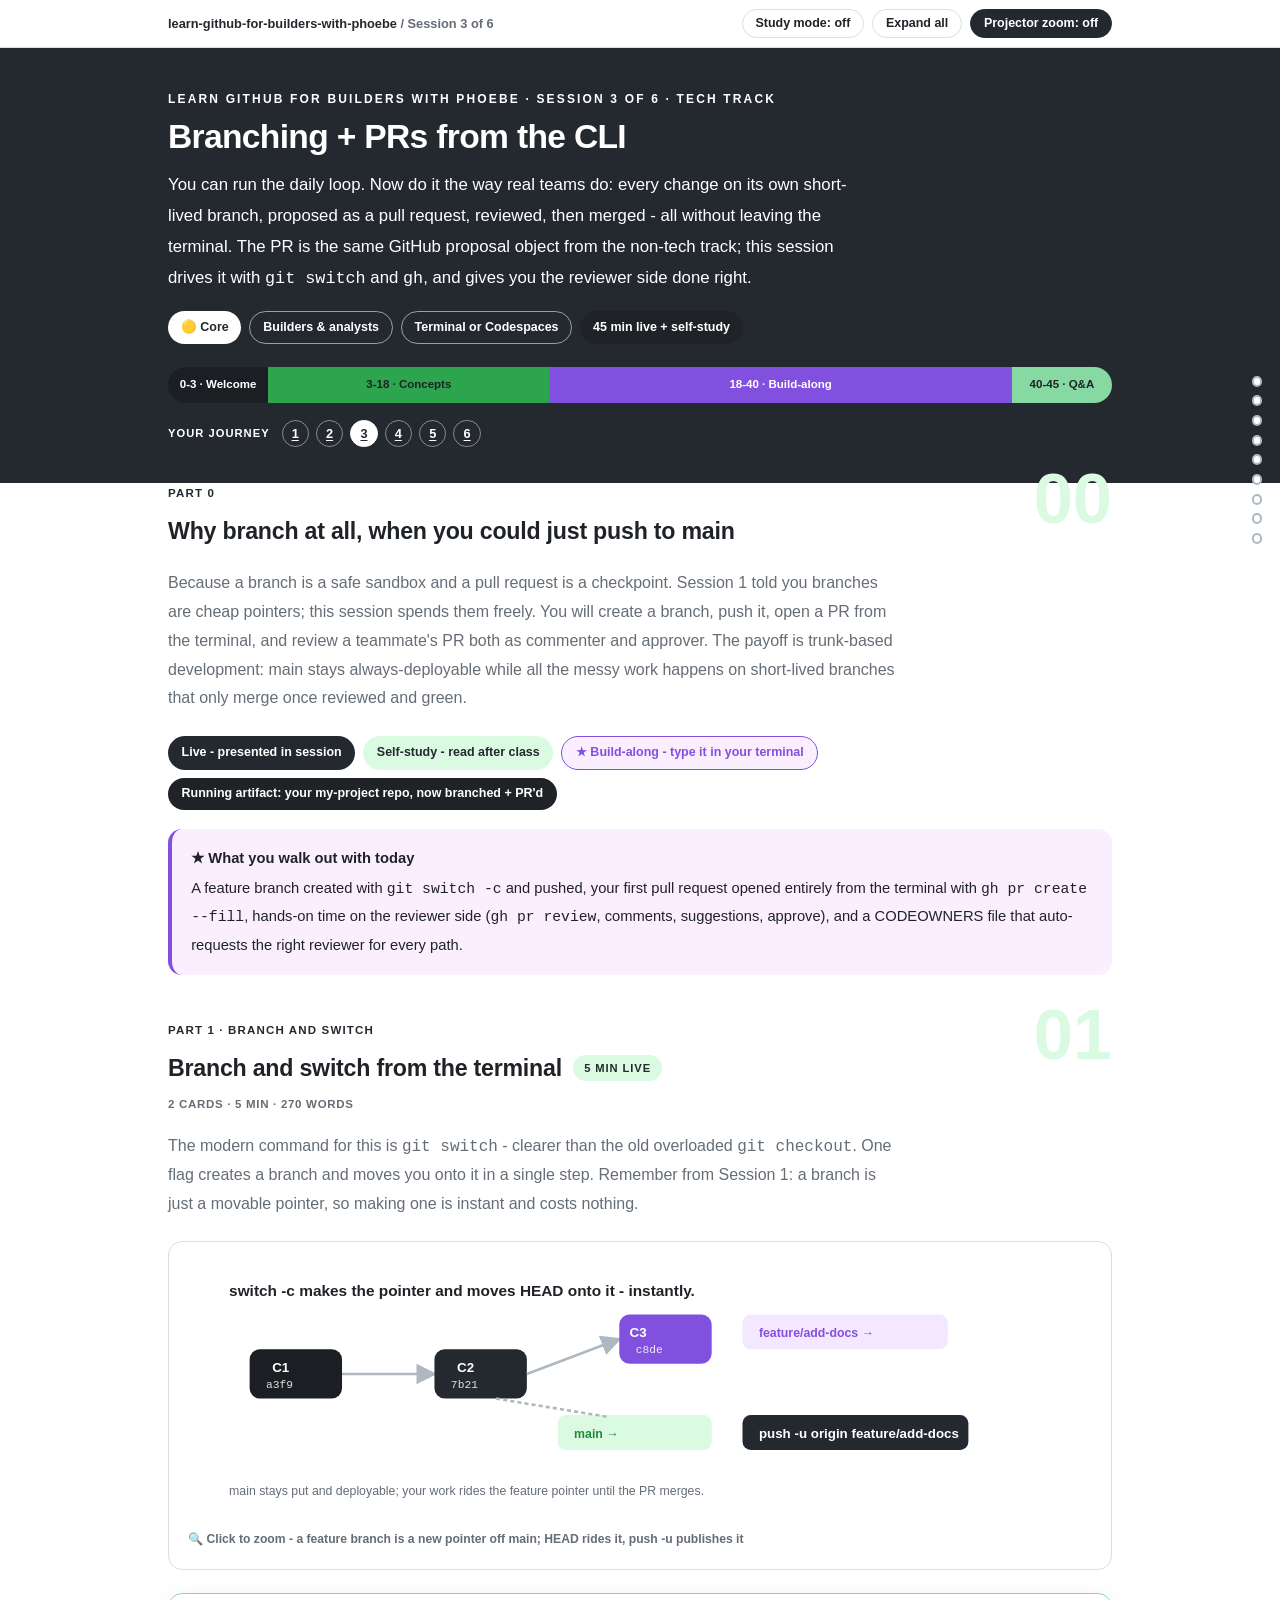
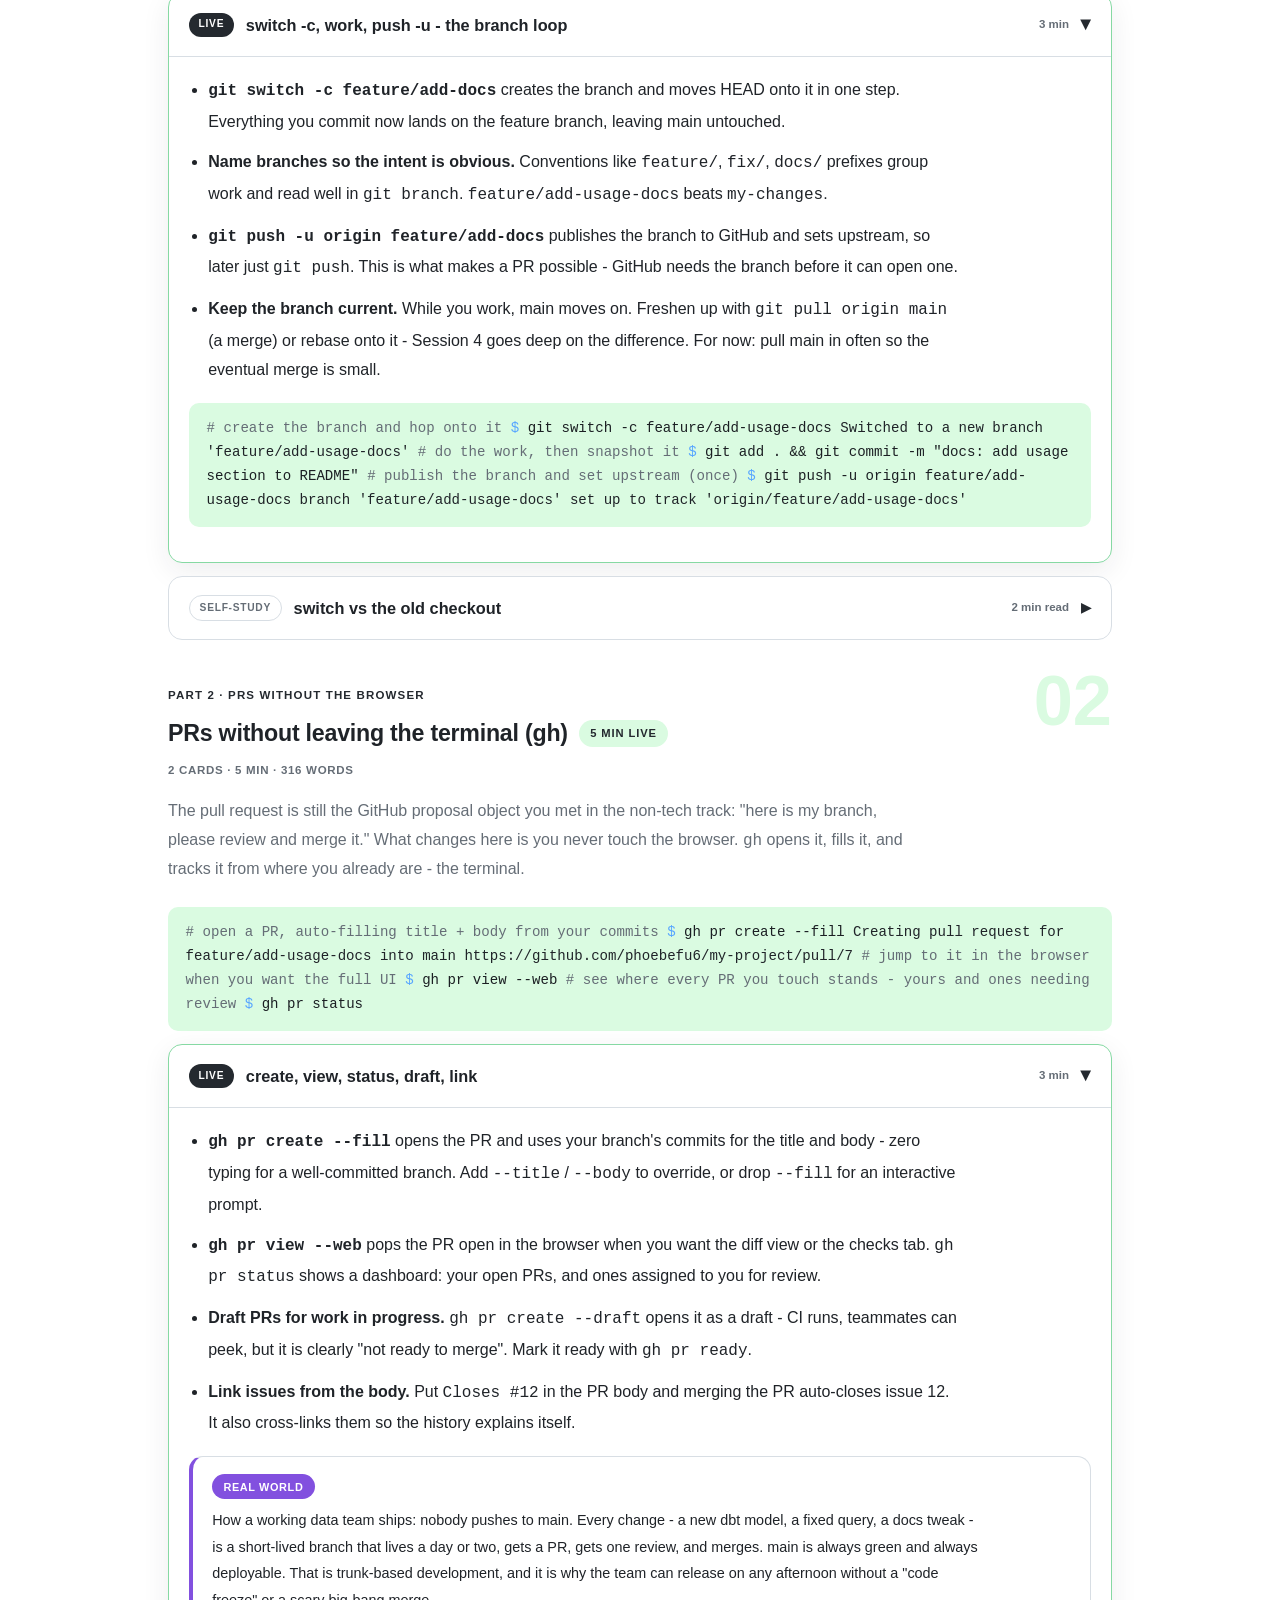
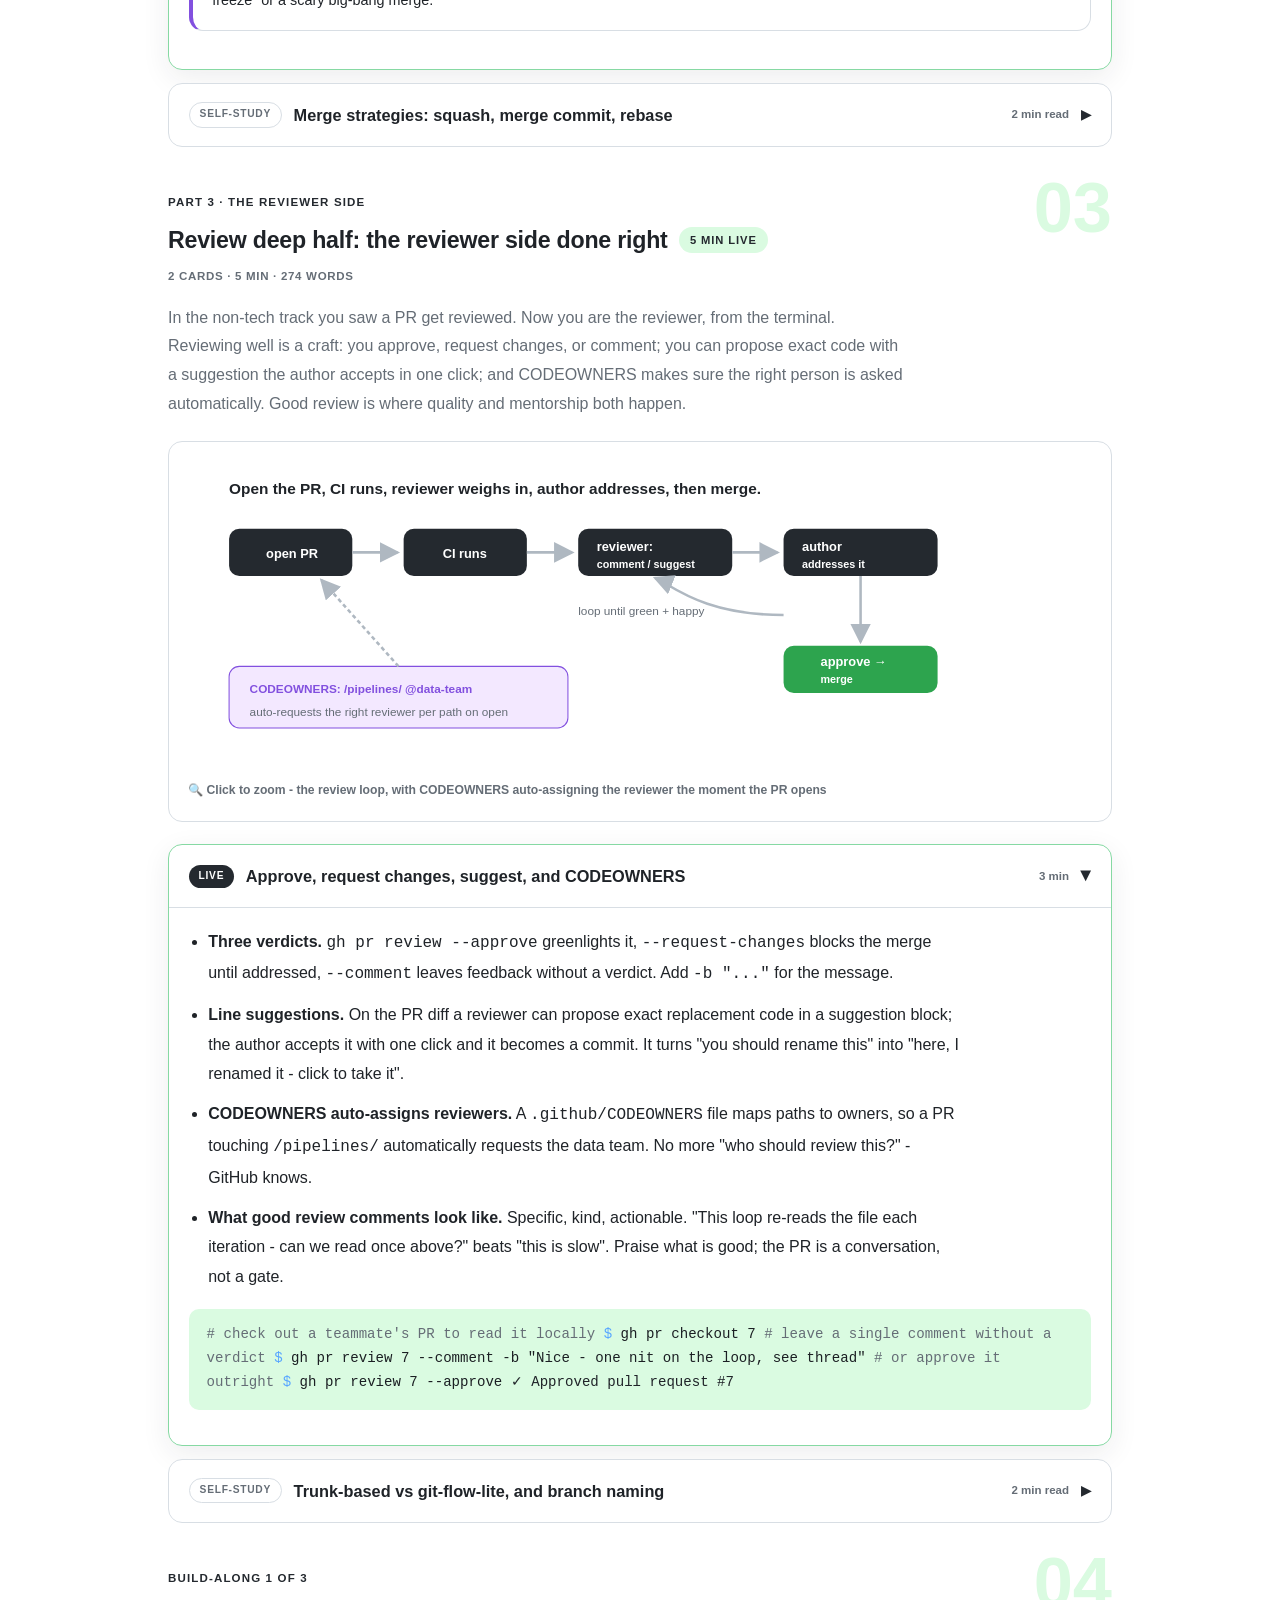
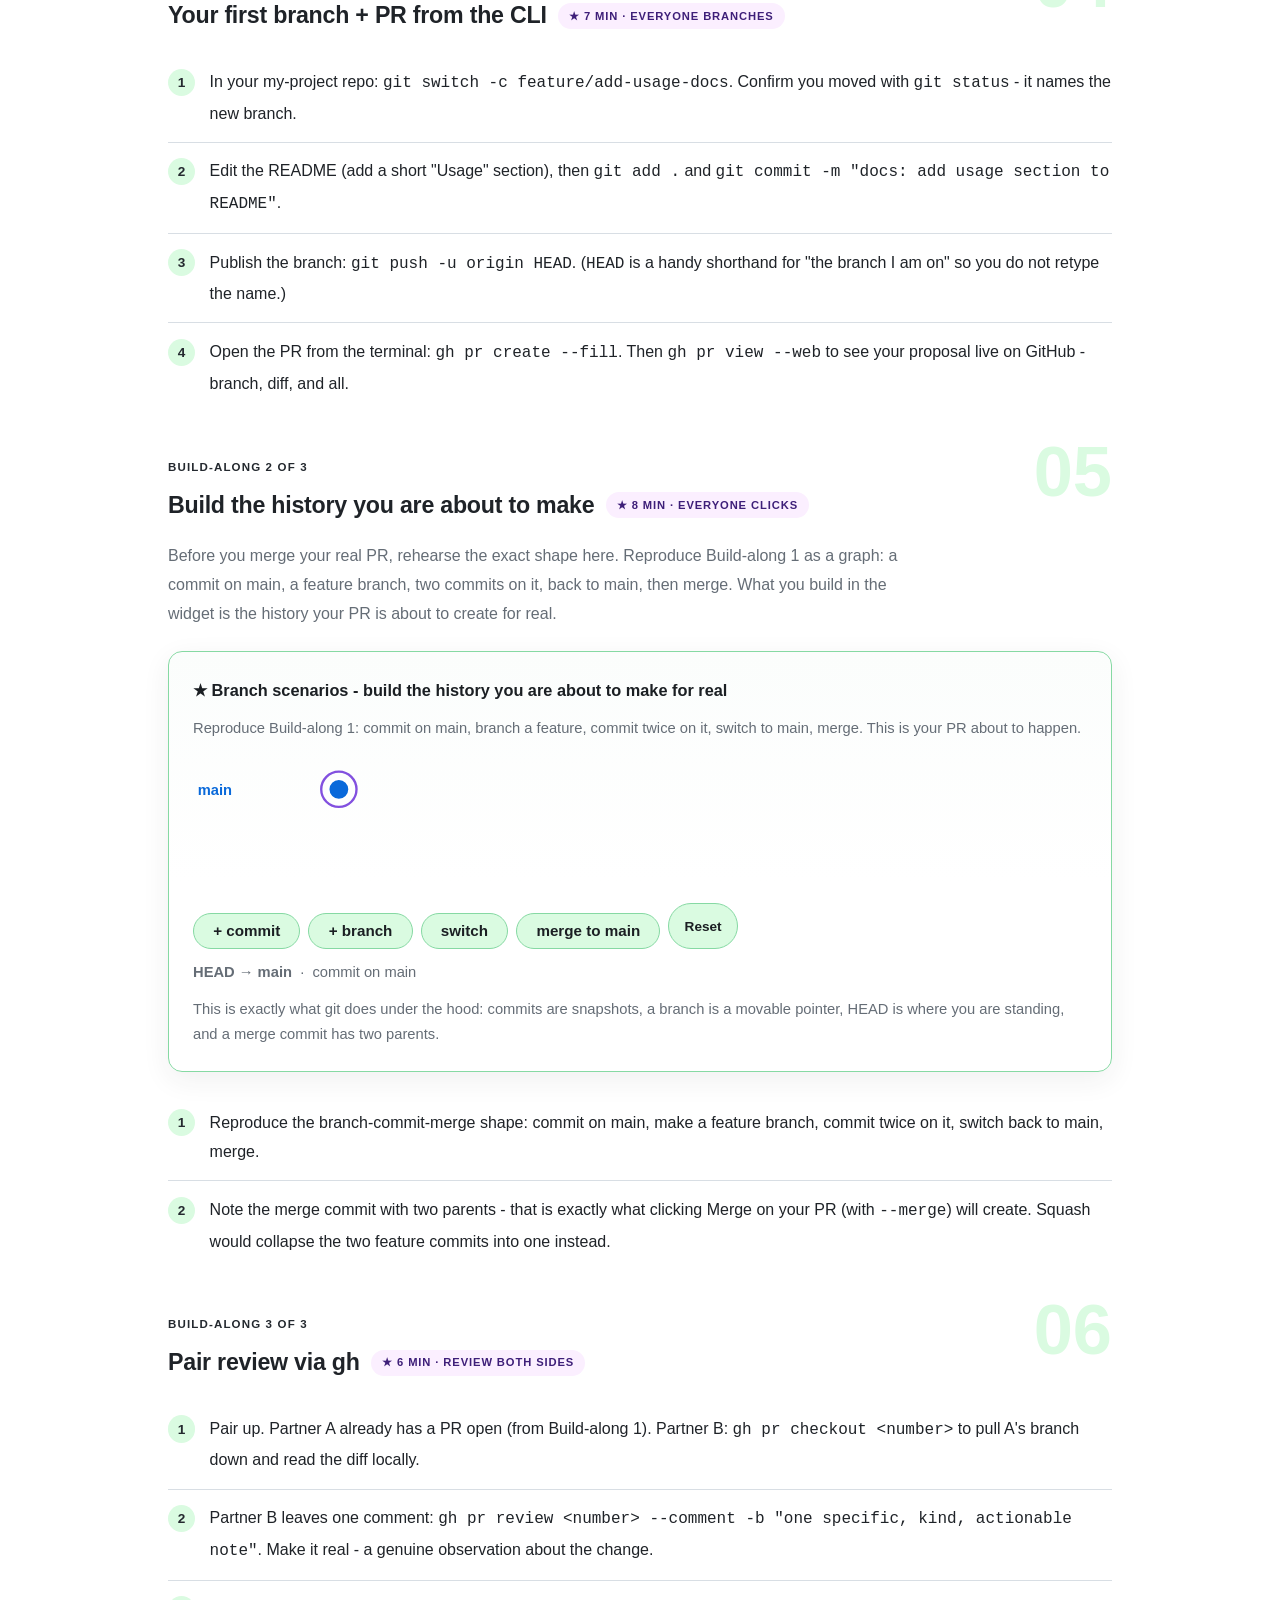
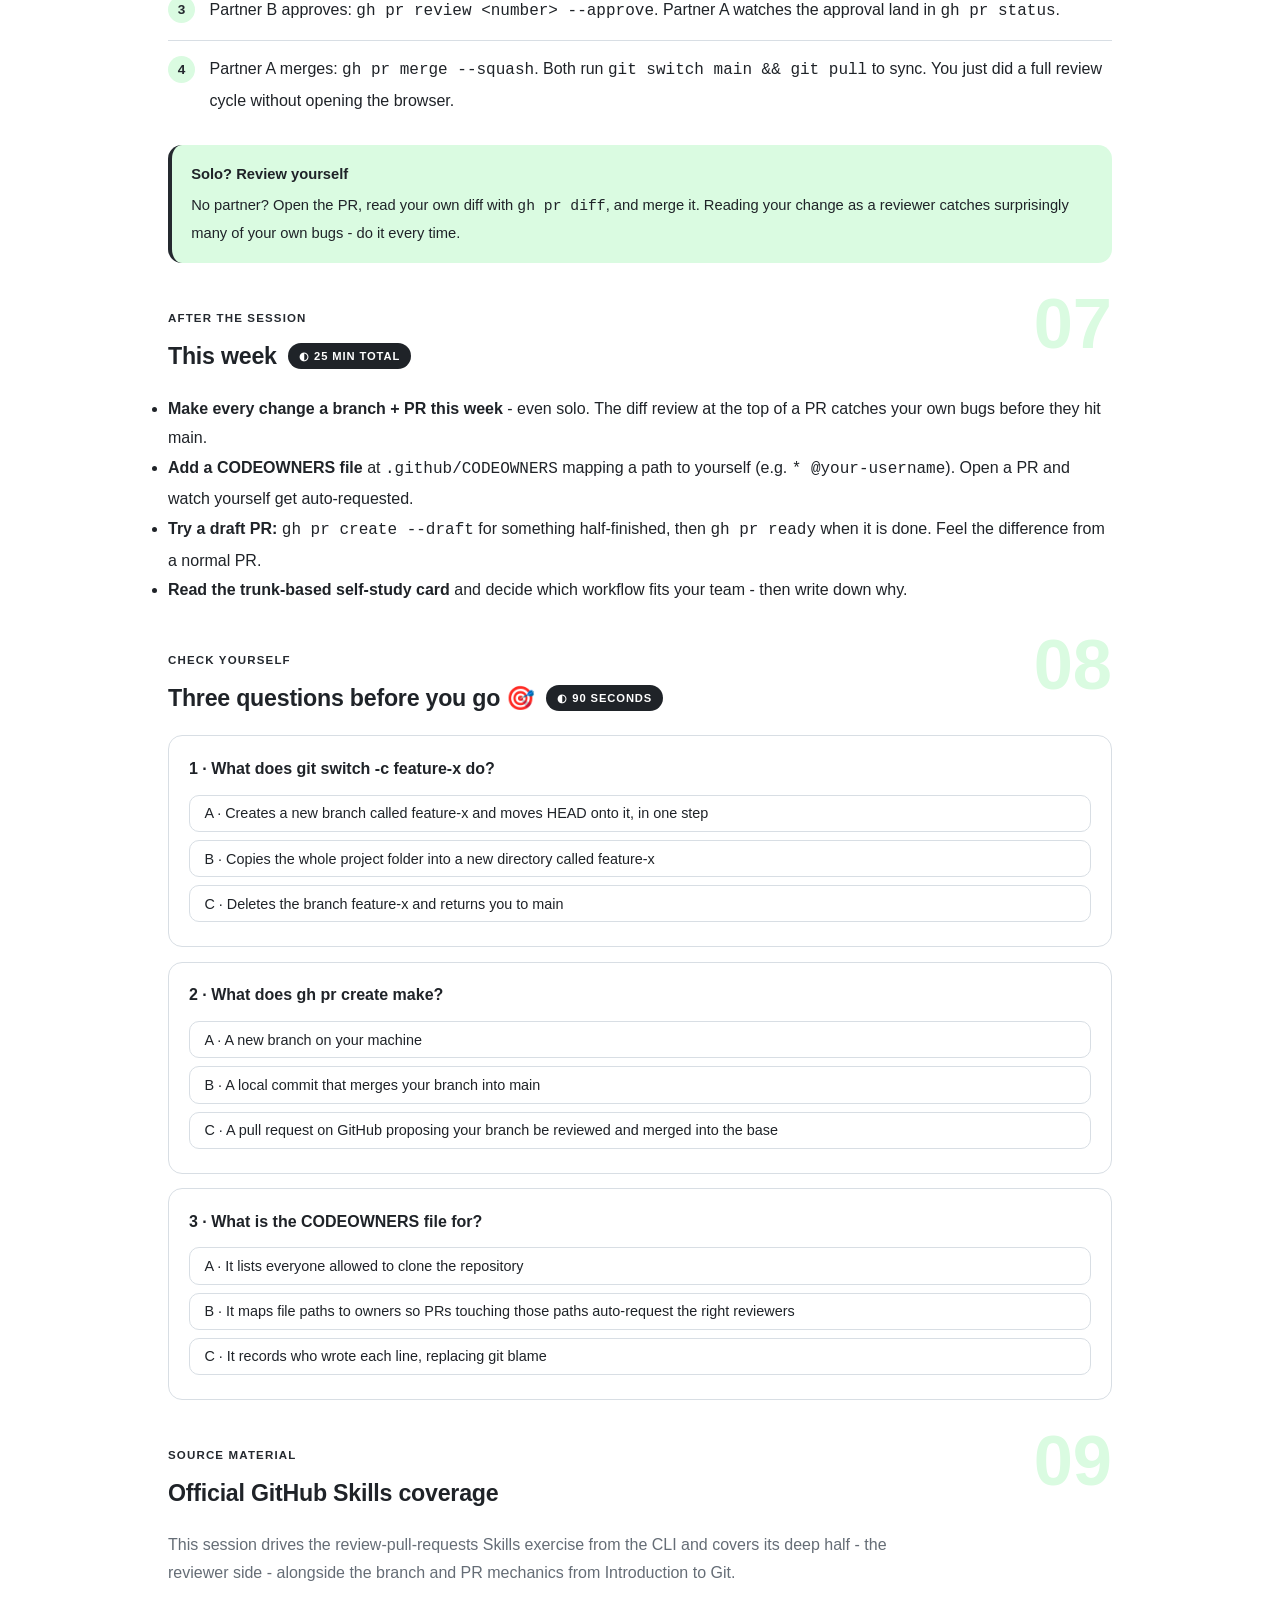
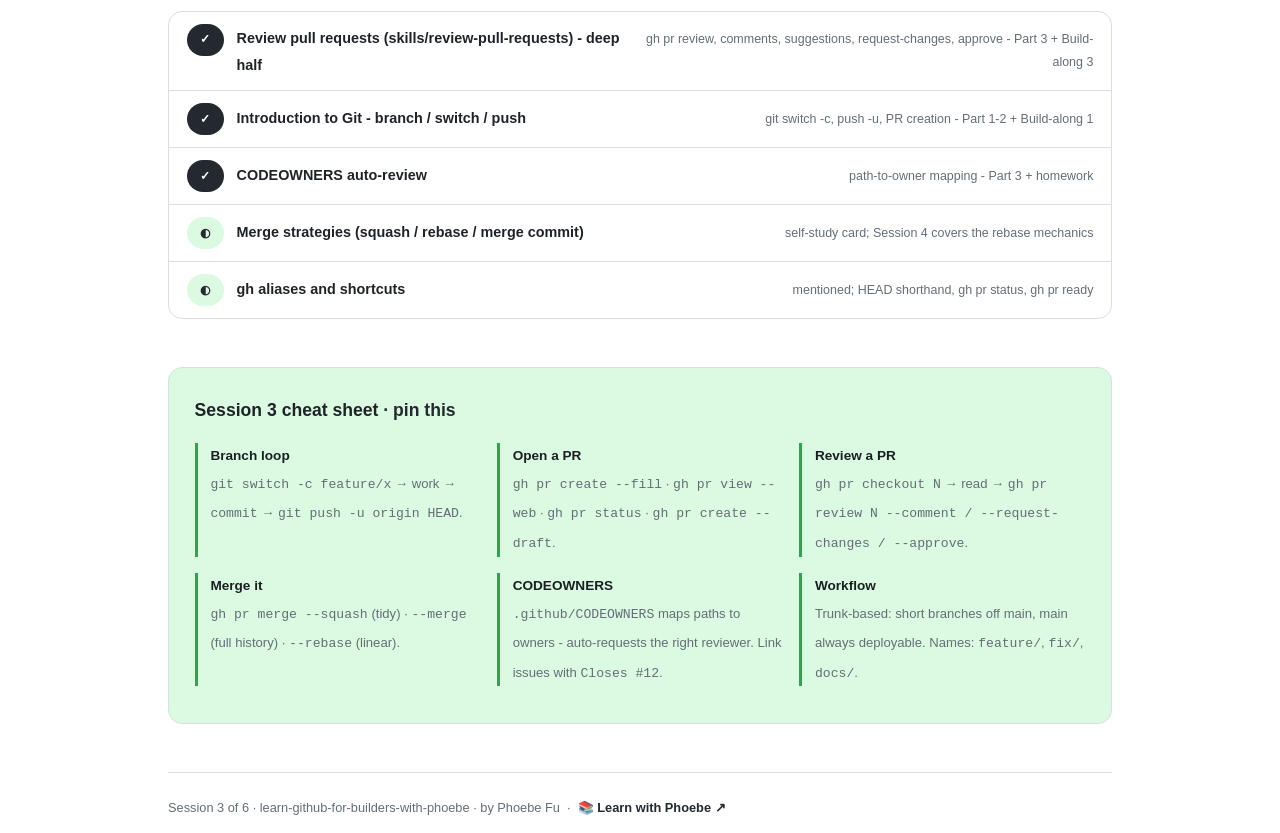
<file: courses/03-branches-and-prs-cli.html>
<!DOCTYPE html>
<html lang="en">
<head>
<meta charset="UTF-8">
<meta name="viewport" content="width=device-width, initial-scale=1.0">
<!-- social:start -->
<meta name="description" content="Because a branch is a safe sandbox and a pull request is a checkpoint. Session 1 told you branches are cheap pointers; this session spends them freely. You will create a branch, push it...">
<meta property="og:type" content="article">
<meta property="og:site_name" content="Learn with Phoebe">
<meta property="og:title" content="Branching + PRs from the CLI - learn github for builders with phoebe">
<meta property="og:description" content="Because a branch is a safe sandbox and a pull request is a checkpoint. Session 1 told you branches are cheap pointers; this session spends them freely. You will create a branch, push it...">
<meta property="og:url" content="https://phoebefu6.github.io/learn-github-for-builders-with-phoebe/courses/03-branches-and-prs-cli.html">
<meta property="og:image" content="https://phoebefu6.github.io/learn-github-for-builders-with-phoebe/assets/og-cover.png">
<meta property="og:image:width" content="1200">
<meta property="og:image:height" content="630">
<meta name="twitter:card" content="summary_large_image">
<meta name="twitter:title" content="Branching + PRs from the CLI - learn github for builders with phoebe">
<meta name="twitter:description" content="Because a branch is a safe sandbox and a pull request is a checkpoint. Session 1 told you branches are cheap pointers; this session spends them freely. You will create a branch, push it...">
<meta name="twitter:image" content="https://phoebefu6.github.io/learn-github-for-builders-with-phoebe/assets/og-cover.png">
<!-- social:end -->
<title>Session 3 · Branching + PRs from the CLI - learn github for builders with phoebe</title>
<link rel="stylesheet" href="../assets/style.css?v=43">
</head>
<body>

<div class="toolbar">
  <div class="wrap">
    <span class="crumb"><a href="../index.html">learn-github-for-builders-with-phoebe</a> / Session 3 of 6</span>
    <button class="btn" id="toggle-all" type="button">Expand all</button>
    <button class="btn primary" id="zoom-toggle" type="button">Projector zoom: off</button>
  </div>
</div>

<header class="masthead">
  <div class="wrap">
    <div class="eyebrow">Learn GitHub for Builders with Phoebe · Session 3 of 6 · Tech track</div>
    <h1>Branching + PRs <span class="accent">from the CLI</span></h1>
    <p class="sub">You can run the daily loop. Now do it the way real teams do: every change on its own short-lived branch, proposed as a pull request, reviewed, then merged - all without leaving the terminal. The PR is the same GitHub proposal object from the non-tech track; this session drives it with <code>git switch</code> and <code>gh</code>, and gives you the reviewer side done right.</p>
    <div class="chip-row">
      <span class="chip level">🟡 Core</span>
      <span class="chip audience">Builders &amp; analysts</span>
      <span class="chip audience">Terminal or Codespaces</span>
      <span class="chip time">45 min live + self-study</span>
    </div>
    <div class="agenda">
      <span class="a1" style="flex:1">0-3 · Welcome</span>
      <span class="a2" style="flex:3">3-18 · Concepts</span>
      <span class="a3" style="flex:5">18-40 · Build-along</span>
      <span class="a4" style="flex:1">40-45 · Q&amp;A</span>
    </div>
  </div>
</header>

<main class="wrap">

  <!-- ============ INTRO ============ -->
  <section class="section" id="intro">
    <div class="section-kicker">
      <span class="klabel">Part 0</span>
      <h2>Why branch at all, when you could just push to main</h2>
    </div>
    <p class="lede">Because a branch is a safe sandbox and a pull request is a checkpoint. Session 1 told you branches are cheap pointers; this session spends them freely. You will create a branch, push it, open a PR from the terminal, and review a teammate's PR both as commenter and approver. The payoff is trunk-based development: main stays always-deployable while all the messy work happens on short-lived branches that only merge once reviewed and green.</p>
    <div class="legend">
      <span class="pill solid">Live - presented in session</span>
      <span class="pill light">Self-study - read after class</span>
      <span class="pill amber">★ Build-along - type it in your terminal</span>
      <span class="pill inkpill">Running artifact: your my-project repo, now branched + PR'd</span>
    </div>
    <div class="callout win">
      <strong>★ What you walk out with today</strong>
      A feature branch created with <code>git switch -c</code> and pushed, your first pull request opened entirely from the terminal with <code>gh pr create --fill</code>, hands-on time on the reviewer side (<code>gh pr review</code>, comments, suggestions, approve), and a CODEOWNERS file that auto-requests the right reviewer for every path.
    </div>
  </section>

  <!-- ============ PART 1: BRANCH + SWITCH ============ -->
  <section class="section" id="branch">
    <div class="section-kicker">
      <span class="klabel">Part 1 · branch and switch</span>
      <h2>Branch and switch from the terminal <span class="tag concept">5 min live</span></h2>
    </div>
    <p class="lede">The modern command for this is <code>git switch</code> - clearer than the old overloaded <code>git checkout</code>. One flag creates a branch and moves you onto it in a single step. Remember from Session 1: a branch is just a movable pointer, so making one is instant and costs nothing.</p>

    <figure class="zoomable">
      <svg viewBox="0 0 880 250" xmlns="http://www.w3.org/2000/svg" role="img" aria-label="A feature branch created off main, moving HEAD onto it, then pushed to origin">
        <style>
          .brT { font: 700 13px Inter, sans-serif; fill: #FFFFFF; }
          .brS { font: 400 11px "SF Mono", Menlo, monospace; fill: #FFFFFF; opacity: .85; }
          .brH { font: 700 15px Inter, sans-serif; fill: #1F2328; }
          .brG { font: 700 12px Inter, sans-serif; fill: #1F883D; }
          .brP { font: 700 12px Inter, sans-serif; fill: #8250DF; }
          .brX { font: 400 12px Inter, sans-serif; fill: #656D76; }
          .brL { stroke: #AFB8C1; stroke-width: 2.5; fill: none; }
        </style>
        <defs>
          <marker id="brArrow" markerWidth="9" markerHeight="9" refX="7" refY="4" orient="auto">
            <path d="M0,0 L8,4 L0,8 Z" fill="#AFB8C1"/>
          </marker>
        </defs>
        <text class="brH" x="40" y="34">switch -c makes the pointer and moves HEAD onto it - instantly.</text>
        <line class="brL" x1="150" y1="110" x2="240" y2="110" marker-end="url(#brArrow)"/>
        <rect x="60" y="86" width="90" height="48" rx="10" fill="#1B1F23"/>
        <text class="brT" x="82" y="108">C1</text>
        <text class="brS" x="76" y="124">a3f9</text>
        <rect x="240" y="86" width="90" height="48" rx="10" fill="#24292F"/>
        <text class="brT" x="262" y="108">C2</text>
        <text class="brS" x="256" y="124">7b21</text>
        <line class="brL" x1="330" y1="110" x2="420" y2="76" marker-end="url(#brArrow)"/>
        <rect x="420" y="52" width="90" height="48" rx="10" fill="#8250DF"/>
        <text class="brT" x="430" y="74">C3</text>
        <text class="brS" x="436" y="90">c8de</text>
        <rect x="540" y="52" width="200" height="34" rx="8" fill="#F3E8FF"/>
        <text class="brP" x="556" y="74">feature/add-docs →</text>
        <rect x="360" y="150" width="150" height="34" rx="8" fill="#DAFBE1"/>
        <text class="brG" x="376" y="172">main →</text>
        <line class="brL" x1="300" y1="134" x2="410" y2="152" stroke-dasharray="4 3"/>
        <rect x="540" y="150" width="220" height="34" rx="8" fill="#24292F"/>
        <text class="brT" x="556" y="172">push -u origin feature/add-docs</text>
        <text class="brX" x="40" y="228">main stays put and deployable; your work rides the feature pointer until the PR merges.</text>
      </svg>
      <figcaption>🔍 Click to zoom - a feature branch is a new pointer off main; HEAD rides it, push -u publishes it</figcaption>
    </figure>

    <details class="card" open>
      <summary><span class="mode live">Live</span>switch -c, work, push -u - the branch loop<span class="mini">3 min</span><span class="caret">▶</span></summary>
      <div class="body">
        <ul>
          <li><strong><code>git switch -c feature/add-docs</code></strong> creates the branch and moves HEAD onto it in one step. Everything you commit now lands on the feature branch, leaving main untouched.</li>
          <li><strong>Name branches so the intent is obvious.</strong> Conventions like <code>feature/</code>, <code>fix/</code>, <code>docs/</code> prefixes group work and read well in <code>git branch</code>. <code>feature/add-usage-docs</code> beats <code>my-changes</code>.</li>
          <li><strong><code>git push -u origin feature/add-docs</code></strong> publishes the branch to GitHub and sets upstream, so later just <code>git push</code>. This is what makes a PR possible - GitHub needs the branch before it can open one.</li>
          <li><strong>Keep the branch current.</strong> While you work, main moves on. Freshen up with <code>git pull origin main</code> (a merge) or rebase onto it - Session 4 goes deep on the difference. For now: pull main in often so the eventual merge is small.</li>
        </ul>
        <div class="termbox"><span class="cmt"># create the branch and hop onto it</span>
<span class="cmd">git switch -c feature/add-usage-docs</span>
<span class="out">Switched to a new branch 'feature/add-usage-docs'</span>
<span class="cmt"># do the work, then snapshot it</span>
<span class="cmd">git add . &amp;&amp; git commit -m "docs: add usage section to README"</span>
<span class="cmt"># publish the branch and set upstream (once)</span>
<span class="cmd">git push -u origin feature/add-usage-docs</span>
<span class="out">branch 'feature/add-usage-docs' set up to track 'origin/feature/add-usage-docs'</span></div>
      </div>
    </details>

    <details class="card">
      <summary><span class="mode self">Self-study</span>switch vs the old checkout<span class="mini">2 min read</span><span class="caret">▶</span></summary>
      <div class="body">
        <p>You will still see <code>git checkout</code> everywhere online. It works, but it does two unrelated jobs - switching branches and restoring files - which caused years of confusion. Modern git split it: <code>git switch</code> changes branches, <code>git restore</code> (Session 2) restores files. Use the new pair; recognize the old one in other people's docs.</p>
        <table class="clean">
          <thead><tr><th>Goal</th><th>Modern</th><th>Old</th></tr></thead>
          <tbody>
            <tr><td>New branch + move to it</td><td><code>git switch -c name</code></td><td><code>git checkout -b name</code></td></tr>
            <tr><td>Move to existing branch</td><td><code>git switch name</code></td><td><code>git checkout name</code></td></tr>
            <tr><td>Discard file changes</td><td><code>git restore file</code></td><td><code>git checkout -- file</code></td></tr>
          </tbody>
        </table>
      </div>
    </details>
  </section>

  <!-- ============ PART 2: PRs WITH GH ============ -->
  <section class="section" id="prs">
    <div class="section-kicker">
      <span class="klabel">Part 2 · PRs without the browser</span>
      <h2>PRs without leaving the terminal (gh) <span class="tag concept">5 min live</span></h2>
    </div>
    <p class="lede">The pull request is still the GitHub proposal object you met in the non-tech track: "here is my branch, please review and merge it." What changes here is you never touch the browser. <code>gh</code> opens it, fills it, and tracks it from where you already are - the terminal.</p>

    <div class="termbox"><span class="cmt"># open a PR, auto-filling title + body from your commits</span>
<span class="cmd">gh pr create --fill</span>
<span class="out">Creating pull request for feature/add-usage-docs into main</span>
<span class="out">https://github.com/phoebefu6/my-project/pull/7</span>
<span class="cmt"># jump to it in the browser when you want the full UI</span>
<span class="cmd">gh pr view --web</span>
<span class="cmt"># see where every PR you touch stands - yours and ones needing review</span>
<span class="cmd">gh pr status</span></div>

    <details class="card" open>
      <summary><span class="mode live">Live</span>create, view, status, draft, link<span class="mini">3 min</span><span class="caret">▶</span></summary>
      <div class="body">
        <ul>
          <li><strong><code>gh pr create --fill</code></strong> opens the PR and uses your branch's commits for the title and body - zero typing for a well-committed branch. Add <code>--title</code> / <code>--body</code> to override, or drop <code>--fill</code> for an interactive prompt.</li>
          <li><strong><code>gh pr view --web</code></strong> pops the PR open in the browser when you want the diff view or the checks tab. <code>gh pr status</code> shows a dashboard: your open PRs, and ones assigned to you for review.</li>
          <li><strong>Draft PRs for work in progress.</strong> <code>gh pr create --draft</code> opens it as a draft - CI runs, teammates can peek, but it is clearly "not ready to merge". Mark it ready with <code>gh pr ready</code>.</li>
          <li><strong>Link issues from the body.</strong> Put <code>Closes #12</code> in the PR body and merging the PR auto-closes issue 12. It also cross-links them so the history explains itself.</li>
        </ul>
        <div class="callout example">
          <span class="ex-pill">Real world</span>
          <p>How a working data team ships: nobody pushes to main. Every change - a new dbt model, a fixed query, a docs tweak - is a short-lived branch that lives a day or two, gets a PR, gets one review, and merges. main is always green and always deployable. That is trunk-based development, and it is why the team can release on any afternoon without a "code freeze" or a scary big-bang merge.</p>
        </div>
      </div>
    </details>

    <details class="card">
      <summary><span class="mode self">Self-study</span>Merge strategies: squash, merge commit, rebase<span class="mini">2 min read</span><span class="caret">▶</span></summary>
      <div class="body">
        <p>When a PR is approved, <code>gh pr merge</code> offers three shapes. The choice is a team convention, not a right answer - pick one and be consistent.</p>
        <table class="clean">
          <thead><tr><th>Flag</th><th>What lands on main</th><th>Good when</th></tr></thead>
          <tbody>
            <tr><td><code>--squash</code></td><td>all branch commits collapse into one clean commit</td><td>the branch had messy WIP commits; you want a tidy main history</td></tr>
            <tr><td><code>--merge</code></td><td>every branch commit plus a merge commit with two parents</td><td>you want the full detailed history preserved</td></tr>
            <tr><td><code>--rebase</code></td><td>branch commits replayed onto main, no merge commit</td><td>you want a linear history without merge commits</td></tr>
          </tbody>
        </table>
        <p>Most modern teams default to squash for a clean, one-commit-per-PR main. Session 4 covers the rebase mechanics behind that third option.</p>
      </div>
    </details>
  </section>

  <!-- ============ PART 3: REVIEW DEEP HALF ============ -->
  <section class="section" id="review">
    <div class="section-kicker">
      <span class="klabel">Part 3 · the reviewer side</span>
      <h2>Review deep half: the reviewer side done right <span class="tag concept">5 min live</span></h2>
    </div>
    <p class="lede">In the non-tech track you saw a PR get reviewed. Now you are the reviewer, from the terminal. Reviewing well is a craft: you approve, request changes, or comment; you can propose exact code with a suggestion the author accepts in one click; and CODEOWNERS makes sure the right person is asked automatically. Good review is where quality and mentorship both happen.</p>

    <figure class="zoomable">
      <svg viewBox="0 0 880 300" xmlns="http://www.w3.org/2000/svg" role="img" aria-label="Pull request review flow from open through CI, reviewer comment or suggestion, author address, to merge, with CODEOWNERS auto-assignment">
        <style>
          .rvT { font: 700 12.5px Inter, sans-serif; fill: #FFFFFF; }
          .rvN { font: 700 12.5px Inter, sans-serif; fill: #1F2328; }
          .rvH { font: 700 15px Inter, sans-serif; fill: #1F2328; }
          .rvX { font: 400 11.5px Inter, sans-serif; fill: #656D76; }
          .rvP { font: 700 11.5px Inter, sans-serif; fill: #8250DF; }
          .rvL { stroke: #AFB8C1; stroke-width: 2.5; fill: none; }
        </style>
        <defs>
          <marker id="rvArrow" markerWidth="9" markerHeight="9" refX="7" refY="4" orient="auto">
            <path d="M0,0 L8,4 L0,8 Z" fill="#AFB8C1"/>
          </marker>
        </defs>
        <text class="rvH" x="40" y="32">Open the PR, CI runs, reviewer weighs in, author addresses, then merge.</text>
        <rect x="40" y="66" width="120" height="46" rx="10" fill="#24292F"/>
        <text class="rvT" x="76" y="94">open PR</text>
        <rect x="210" y="66" width="120" height="46" rx="10" fill="#24292F"/>
        <text class="rvT" x="248" y="94">CI runs</text>
        <rect x="380" y="66" width="150" height="46" rx="10" fill="#24292F"/>
        <text class="rvT" x="398" y="88">reviewer:</text>
        <text class="rvT" x="398" y="104" style="font-size:10.5px">comment / suggest</text>
        <rect x="580" y="66" width="150" height="46" rx="10" fill="#24292F"/>
        <text class="rvT" x="598" y="88">author</text>
        <text class="rvT" x="598" y="104" style="font-size:10.5px">addresses it</text>
        <rect x="580" y="180" width="150" height="46" rx="10" fill="#2DA44E"/>
        <text class="rvT" x="616" y="200">approve →</text>
        <text class="rvT" x="616" y="216" style="font-size:10.5px">merge</text>
        <line class="rvL" x1="160" y1="89" x2="204" y2="89" marker-end="url(#rvArrow)"/>
        <line class="rvL" x1="330" y1="89" x2="374" y2="89" marker-end="url(#rvArrow)"/>
        <line class="rvL" x1="530" y1="89" x2="574" y2="89" marker-end="url(#rvArrow)"/>
        <path class="rvL" d="M655,112 L655,176" marker-end="url(#rvArrow)"/>
        <path class="rvL" d="M580,150 C500,150 470,120 455,114" marker-end="url(#rvArrow)"/>
        <text class="rvX" x="380" y="150">loop until green + happy</text>
        <rect x="40" y="200" width="330" height="60" rx="10" fill="#F3E8FF" stroke="#8250DF"/>
        <text class="rvP" x="60" y="226">CODEOWNERS: /pipelines/ @data-team</text>
        <text class="rvX" x="60" y="248">auto-requests the right reviewer per path on open</text>
        <line class="rvL" x1="205" y1="200" x2="130" y2="116" stroke-dasharray="4 3" marker-end="url(#rvArrow)"/>
      </svg>
      <figcaption>🔍 Click to zoom - the review loop, with CODEOWNERS auto-assigning the reviewer the moment the PR opens</figcaption>
    </figure>

    <details class="card" open>
      <summary><span class="mode live">Live</span>Approve, request changes, suggest, and CODEOWNERS<span class="mini">3 min</span><span class="caret">▶</span></summary>
      <div class="body">
        <ul>
          <li><strong>Three verdicts.</strong> <code>gh pr review --approve</code> greenlights it, <code>--request-changes</code> blocks the merge until addressed, <code>--comment</code> leaves feedback without a verdict. Add <code>-b "..."</code> for the message.</li>
          <li><strong>Line suggestions.</strong> On the PR diff a reviewer can propose exact replacement code in a suggestion block; the author accepts it with one click and it becomes a commit. It turns "you should rename this" into "here, I renamed it - click to take it".</li>
          <li><strong>CODEOWNERS auto-assigns reviewers.</strong> A <code>.github/CODEOWNERS</code> file maps paths to owners, so a PR touching <code>/pipelines/</code> automatically requests the data team. No more "who should review this?" - GitHub knows.</li>
          <li><strong>What good review comments look like.</strong> Specific, kind, actionable. "This loop re-reads the file each iteration - can we read once above?" beats "this is slow". Praise what is good; the PR is a conversation, not a gate.</li>
        </ul>
        <div class="termbox"><span class="cmt"># check out a teammate's PR to read it locally</span>
<span class="cmd">gh pr checkout 7</span>
<span class="cmt"># leave a single comment without a verdict</span>
<span class="cmd">gh pr review 7 --comment -b "Nice - one nit on the loop, see thread"</span>
<span class="cmt"># or approve it outright</span>
<span class="cmd">gh pr review 7 --approve</span>
<span class="out">✓ Approved pull request #7</span></div>
      </div>
    </details>

    <details class="card">
      <summary><span class="mode self">Self-study</span>Trunk-based vs git-flow-lite, and branch naming<span class="mini">2 min read</span><span class="caret">▶</span></summary>
      <div class="body">
        <p>Two common workflows, and when each fits:</p>
        <table class="clean">
          <thead><tr><th>Workflow</th><th>Shape</th><th>Fits</th></tr></thead>
          <tbody>
            <tr><td>Trunk-based</td><td>short-lived branches off main, merged in a day or two; main always deployable</td><td>most modern teams, continuous delivery, small frequent changes</td></tr>
            <tr><td>Git-flow-lite</td><td>a longer-lived <code>develop</code> branch plus release branches</td><td>scheduled releases, versioned products shipping to customers</td></tr>
          </tbody>
        </table>
        <p>Default to trunk-based with short branches unless you have a real reason not to - long-lived branches drift from main and turn merging into archaeology. Branch naming taxonomy that reads well: <code>feature/&lt;short-desc&gt;</code>, <code>fix/&lt;short-desc&gt;</code>, <code>docs/&lt;short-desc&gt;</code>, <code>chore/&lt;short-desc&gt;</code>. Keep it lowercase, hyphenated, and about the intent.</p>
      </div>
    </details>
  </section>

  <!-- ============ DEMO 1 ============ -->
  <section class="section" id="demo-1">
    <div class="section-kicker">
      <span class="klabel">Build-along 1 of 3</span>
      <h2>Your first branch + PR from the CLI <span class="tag demo">★ 7 min · everyone branches</span></h2>
    </div>
    <div class="steps">
      <div class="step"><p>In your my-project repo: <code>git switch -c feature/add-usage-docs</code>. Confirm you moved with <code>git status</code> - it names the new branch.</p></div>
      <div class="step"><p>Edit the README (add a short "Usage" section), then <code>git add .</code> and <code>git commit -m "docs: add usage section to README"</code>.</p></div>
      <div class="step"><p>Publish the branch: <code>git push -u origin HEAD</code>. (<code>HEAD</code> is a handy shorthand for "the branch I am on" so you do not retype the name.)</p></div>
      <div class="step"><p>Open the PR from the terminal: <code>gh pr create --fill</code>. Then <code>gh pr view --web</code> to see your proposal live on GitHub - branch, diff, and all.</p></div>
    </div>
  </section>

  <!-- ============ DEMO 2 ============ -->
  <section class="section" id="demo-2">
    <div class="section-kicker">
      <span class="klabel">Build-along 2 of 3</span>
      <h2>Build the history you are about to make <span class="tag demo">★ 8 min · everyone clicks</span></h2>
    </div>
    <p class="lede">Before you merge your real PR, rehearse the exact shape here. Reproduce Build-along 1 as a graph: a commit on main, a feature branch, two commits on it, back to main, then merge. What you build in the widget is the history your PR is about to create for real.</p>
    <div class="widget" data-widget="gitplay" data-config='{"title": "★ Branch scenarios - build the history you are about to make for real", "intro": "Reproduce Build-along 1: commit on main, branch a feature, commit twice on it, switch to main, merge. This is your PR about to happen."}'></div>
    <div class="steps">
      <div class="step"><p>Reproduce the branch-commit-merge shape: commit on main, make a feature branch, commit twice on it, switch back to main, merge.</p></div>
      <div class="step"><p>Note the merge commit with two parents - that is exactly what clicking Merge on your PR (with <code>--merge</code>) will create. Squash would collapse the two feature commits into one instead.</p></div>
    </div>
  </section>

  <!-- ============ DEMO 3 ============ -->
  <section class="section" id="demo-3">
    <div class="section-kicker">
      <span class="klabel">Build-along 3 of 3</span>
      <h2>Pair review via gh <span class="tag demo">★ 6 min · review both sides</span></h2>
    </div>
    <div class="steps">
      <div class="step"><p>Pair up. Partner A already has a PR open (from Build-along 1). Partner B: <code>gh pr checkout &lt;number&gt;</code> to pull A's branch down and read the diff locally.</p></div>
      <div class="step"><p>Partner B leaves one comment: <code>gh pr review &lt;number&gt; --comment -b "one specific, kind, actionable note"</code>. Make it real - a genuine observation about the change.</p></div>
      <div class="step"><p>Partner B approves: <code>gh pr review &lt;number&gt; --approve</code>. Partner A watches the approval land in <code>gh pr status</code>.</p></div>
      <div class="step"><p>Partner A merges: <code>gh pr merge --squash</code>. Both run <code>git switch main &amp;&amp; git pull</code> to sync. You just did a full review cycle without opening the browser.</p></div>
    </div>
    <div class="callout tip">
      <strong>Solo? Review yourself</strong>
      No partner? Open the PR, read your own diff with <code>gh pr diff</code>, and merge it. Reading your change as a reviewer catches surprisingly many of your own bugs - do it every time.
    </div>
  </section>

  <!-- ============ HOMEWORK ============ -->
  <section class="section" id="exercise">
    <div class="section-kicker">
      <span class="klabel">After the session</span>
      <h2>This week <span class="tag exercise">◐ 25 min total</span></h2>
    </div>
    <ul>
      <li><strong>Make every change a branch + PR this week</strong> - even solo. The diff review at the top of a PR catches your own bugs before they hit main.</li>
      <li><strong>Add a CODEOWNERS file</strong> at <code>.github/CODEOWNERS</code> mapping a path to yourself (e.g. <code>* @your-username</code>). Open a PR and watch yourself get auto-requested.</li>
      <li><strong>Try a draft PR:</strong> <code>gh pr create --draft</code> for something half-finished, then <code>gh pr ready</code> when it is done. Feel the difference from a normal PR.</li>
      <li><strong>Read the trunk-based self-study card</strong> and decide which workflow fits your team - then write down why.</li>
    </ul>
  </section>

  <!-- ============ QUIZ ============ -->
  <section class="section" id="quiz">
    <div class="section-kicker">
      <span class="klabel">Check yourself</span>
      <h2>Three questions before you go 🎯 <span class="tag exercise">◐ 90 seconds</span></h2>
    </div>
    <div class="quiz-q" data-answer="0">
      <p class="qtext">1 · What does git switch -c feature-x do?</p>
      <button class="qopt" type="button">A · Creates a new branch called feature-x and moves HEAD onto it, in one step</button>
      <button class="qopt" type="button">B · Copies the whole project folder into a new directory called feature-x</button>
      <button class="qopt" type="button">C · Deletes the branch feature-x and returns you to main</button>
      <p class="qwhy">The -c flag means create. switch -c makes the new pointer and moves you onto it at once - since a branch is just a pointer (Session 1), this is instant and copies nothing.</p>
    </div>
    <div class="quiz-q" data-answer="2">
      <p class="qtext">2 · What does gh pr create make?</p>
      <button class="qopt" type="button">A · A new branch on your machine</button>
      <button class="qopt" type="button">B · A local commit that merges your branch into main</button>
      <button class="qopt" type="button">C · A pull request on GitHub proposing your branch be reviewed and merged into the base</button>
      <p class="qwhy">A PR is the GitHub proposal object: "here is my branch, please review and merge it." gh pr create opens it from the terminal; --fill borrows the title and body from your commits.</p>
    </div>
    <div class="quiz-q" data-answer="1">
      <p class="qtext">3 · What is the CODEOWNERS file for?</p>
      <button class="qopt" type="button">A · It lists everyone allowed to clone the repository</button>
      <button class="qopt" type="button">B · It maps file paths to owners so PRs touching those paths auto-request the right reviewers</button>
      <button class="qopt" type="button">C · It records who wrote each line, replacing git blame</button>
      <p class="qwhy">CODEOWNERS lives at .github/CODEOWNERS and maps paths to people or teams. When a PR changes a matching path, GitHub automatically requests that owner's review - so the right eyes see the right changes.</p>
    </div>
    <p class="quiz-score"></p>
  </section>

  <!-- ============ SOURCES ============ -->
  <section class="section" id="official">
    <div class="section-kicker">
      <span class="klabel">Source material</span>
      <h2>Official GitHub Skills coverage</h2>
    </div>
    <p class="lede">This session drives the review-pull-requests Skills exercise from the CLI and covers its deep half - the reviewer side - alongside the branch and PR mechanics from Introduction to Git.</p>
    <div class="covered">
      <div class="covered-row"><span class="status pill solid">✓</span><span class="name">Review pull requests (skills/review-pull-requests) - deep half</span><span class="note">gh pr review, comments, suggestions, request-changes, approve - Part 3 + Build-along 3</span></div>
      <div class="covered-row"><span class="status pill solid">✓</span><span class="name">Introduction to Git - branch / switch / push</span><span class="note">git switch -c, push -u, PR creation - Part 1-2 + Build-along 1</span></div>
      <div class="covered-row"><span class="status pill solid">✓</span><span class="name">CODEOWNERS auto-review</span><span class="note">path-to-owner mapping - Part 3 + homework</span></div>
      <div class="covered-row"><span class="status pill light">◐</span><span class="name">Merge strategies (squash / rebase / merge commit)</span><span class="note">self-study card; Session 4 covers the rebase mechanics</span></div>
      <div class="covered-row"><span class="status pill light">◐</span><span class="name">gh aliases and shortcuts</span><span class="note">mentioned; HEAD shorthand, gh pr status, gh pr ready</span></div>
    </div>
  </section>

  <!-- ============ CHEAT SHEET ============ -->
  <section class="cheat" id="cheatsheet">
    <h3>Session 3 cheat sheet <span>· pin this</span></h3>
    <div class="grid-2">
      <div class="cheat-item"><b>Branch loop</b><span><code>git switch -c feature/x</code> → work → <code>commit</code> → <code>git push -u origin HEAD</code>.</span></div>
      <div class="cheat-item"><b>Open a PR</b><span><code>gh pr create --fill</code> · <code>gh pr view --web</code> · <code>gh pr status</code> · <code>gh pr create --draft</code>.</span></div>
      <div class="cheat-item"><b>Review a PR</b><span><code>gh pr checkout N</code> → read → <code>gh pr review N --comment / --request-changes / --approve</code>.</span></div>
      <div class="cheat-item"><b>Merge it</b><span><code>gh pr merge --squash</code> (tidy) · <code>--merge</code> (full history) · <code>--rebase</code> (linear).</span></div>
      <div class="cheat-item"><b>CODEOWNERS</b><span><code>.github/CODEOWNERS</code> maps paths to owners - auto-requests the right reviewer. Link issues with <code>Closes #12</code>.</span></div>
      <div class="cheat-item"><b>Workflow</b><span>Trunk-based: short branches off main, main always deployable. Names: <code>feature/</code>, <code>fix/</code>, <code>docs/</code>.</span></div>
    </div>
  </section>

  <footer class="pagefoot">
    <span>Session 3 of 6 · learn-github-for-builders-with-phoebe · by Phoebe Fu &nbsp;·&nbsp; 📚 <a href="https://phoebefu6.github.io/learn-with-phoebe/">Learn with Phoebe ↗</a></span>
    <span><a href="02-the-daily-loop.html">← The daily loop</a> &nbsp;·&nbsp; <a href="../index.html">All sessions</a> &nbsp;·&nbsp; <a href="04-merge-conflicts.html">Next: Merge conflicts without fear →</a></span>
  </footer>

</main>

<script src="../assets/app.js?v=42"></script>
<script src="../assets/widgets.js?v=17"></script>
</body>
</html>
</file>
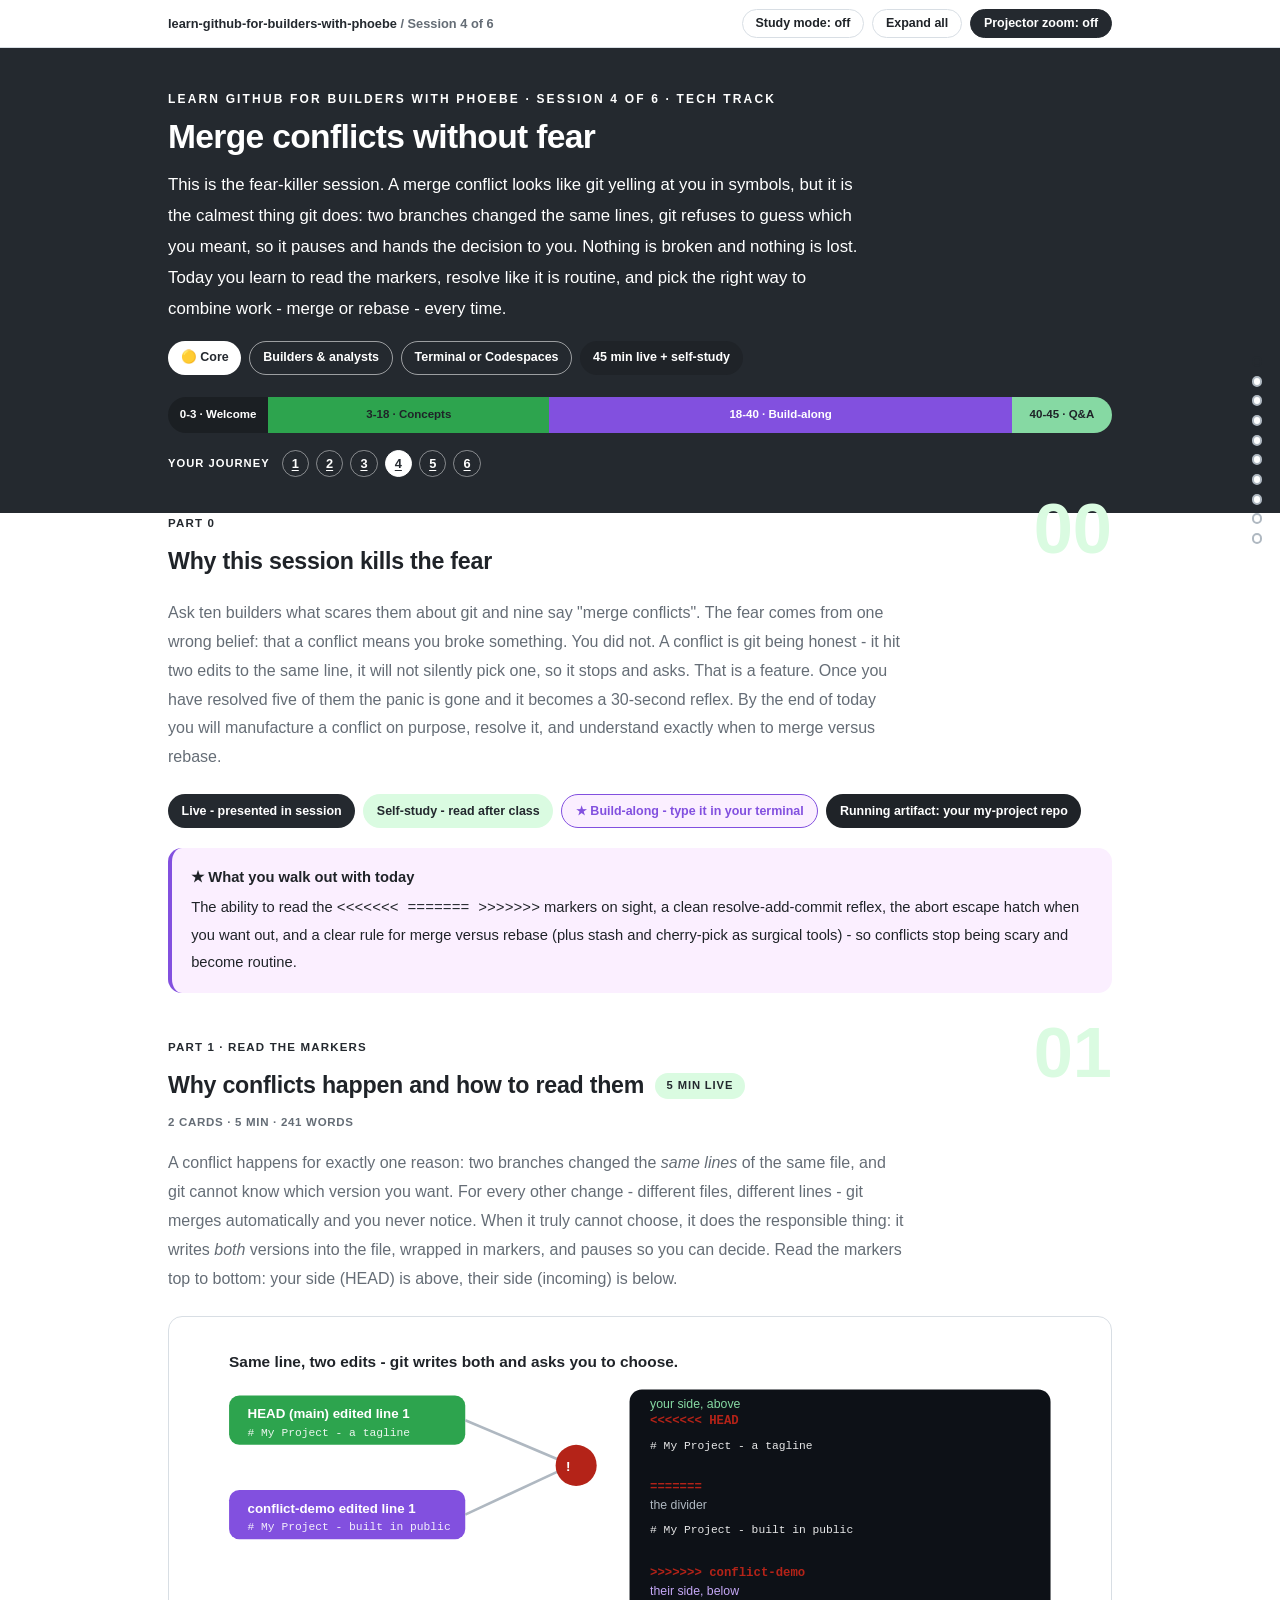
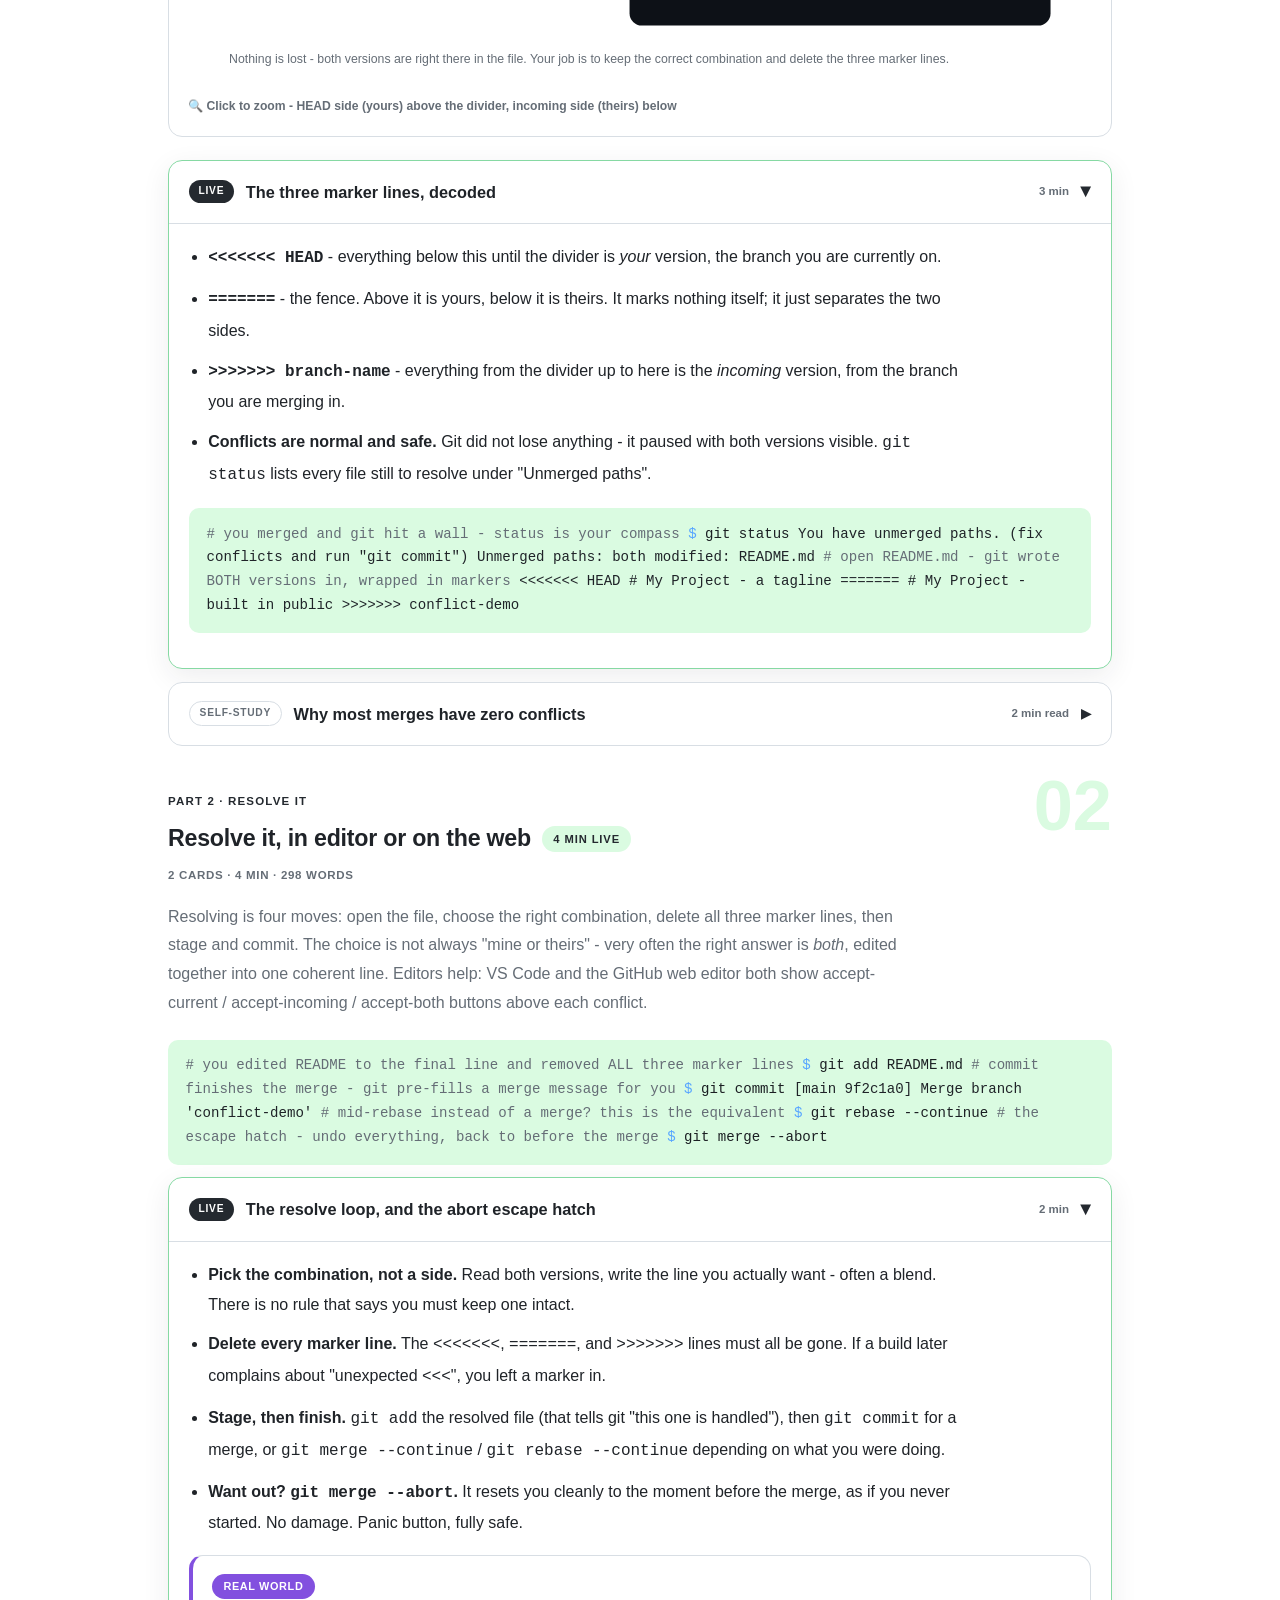
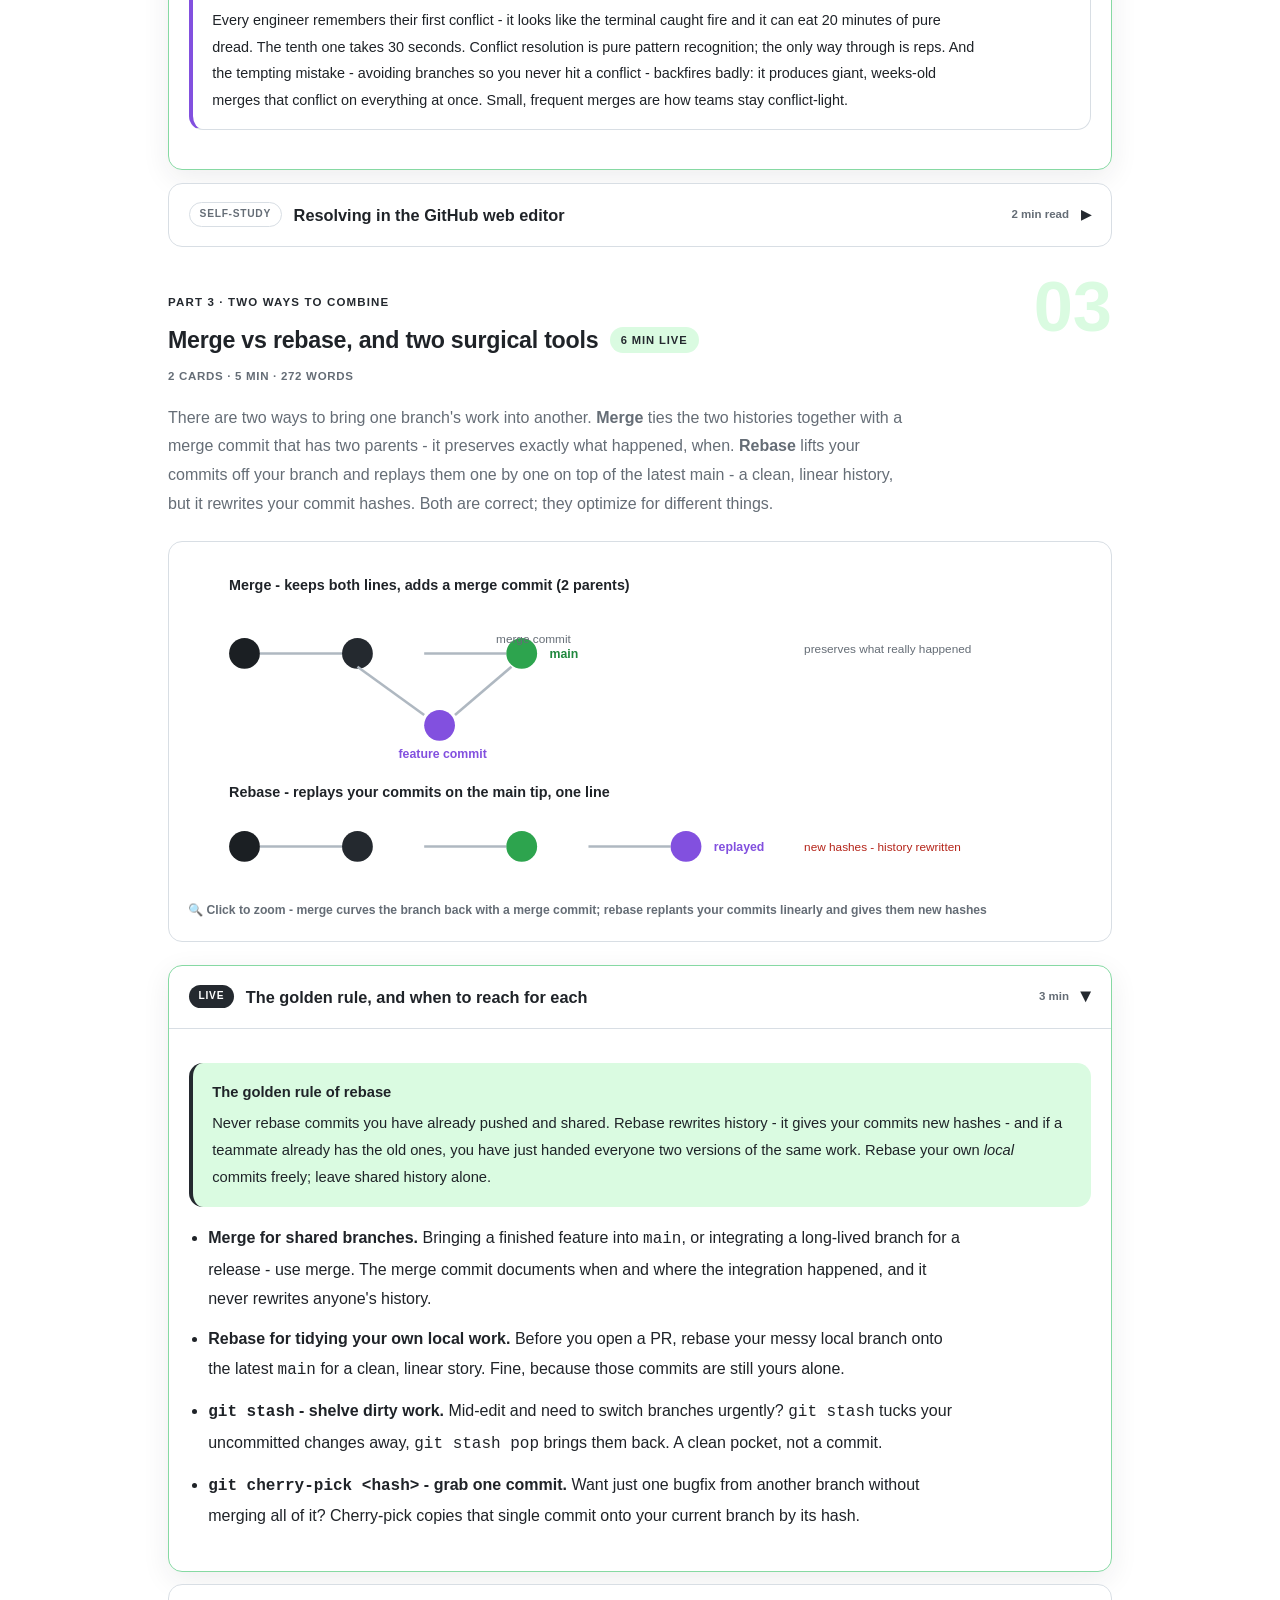
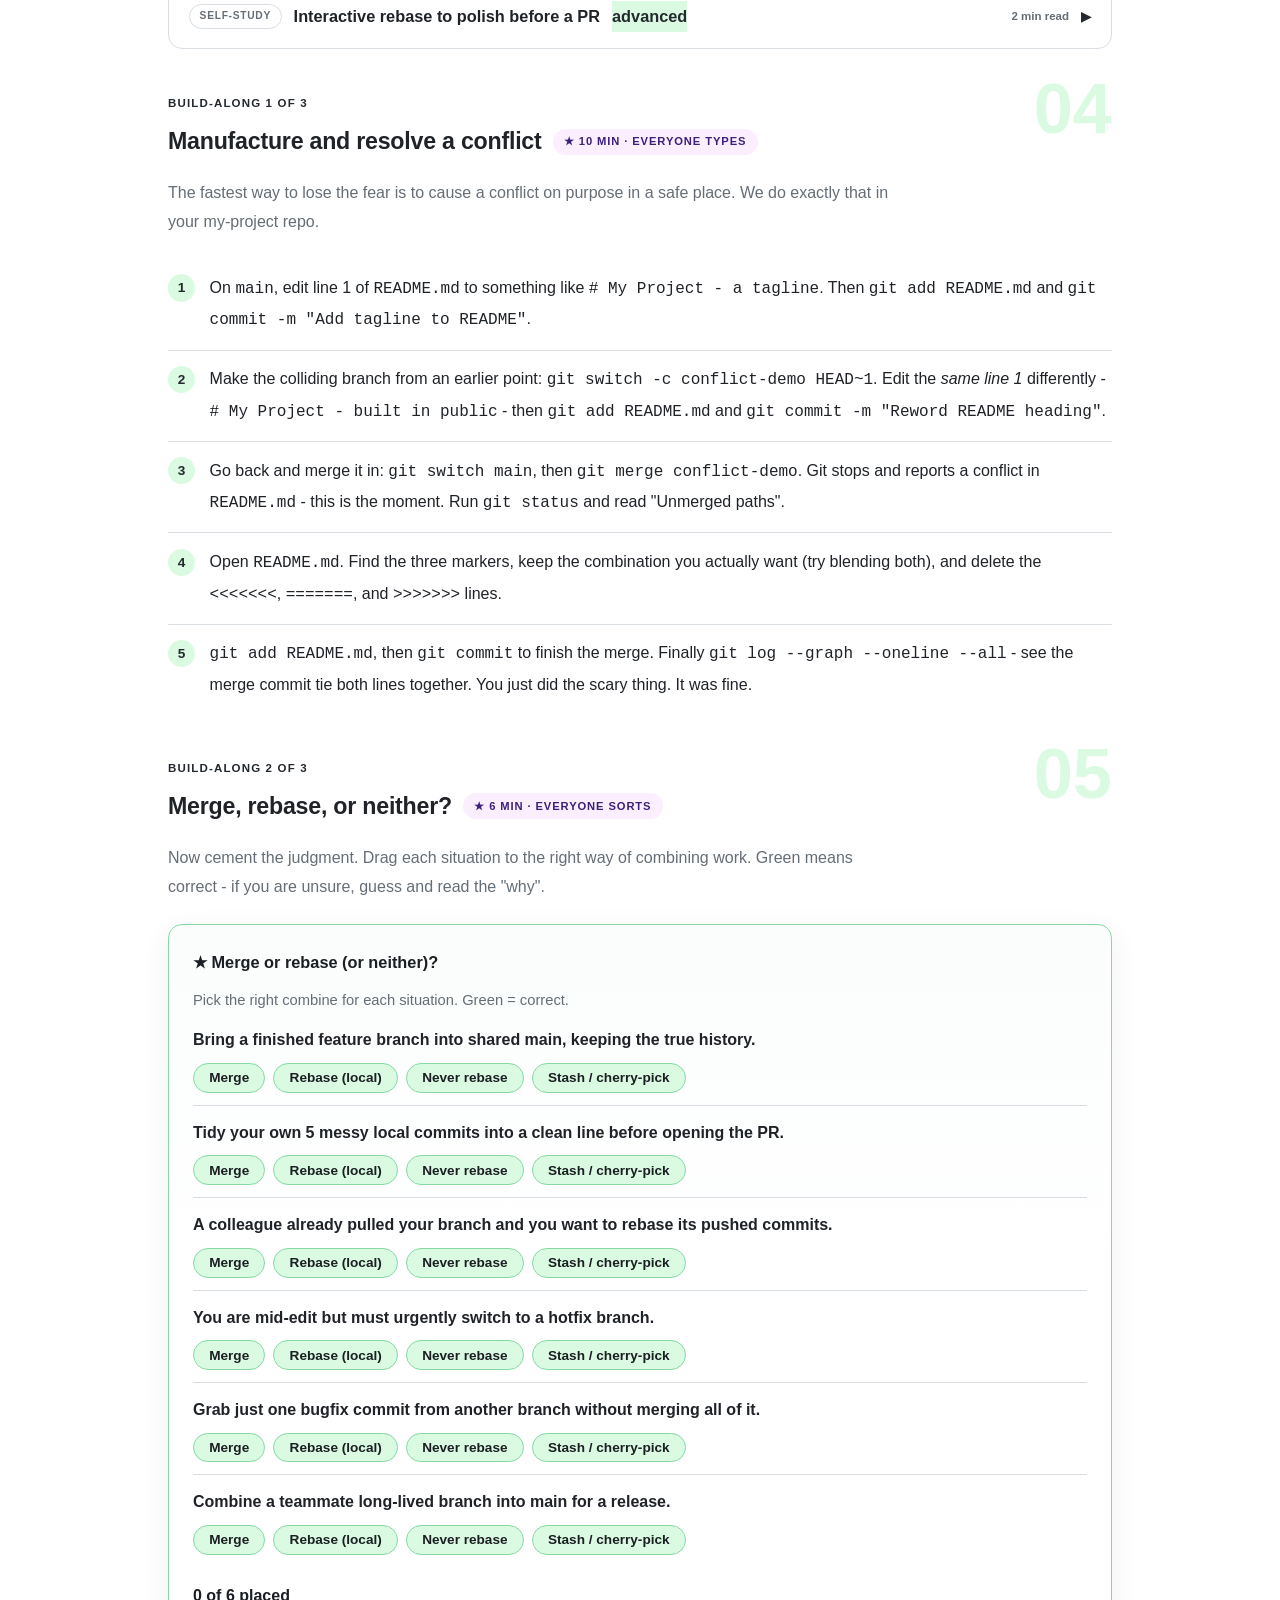
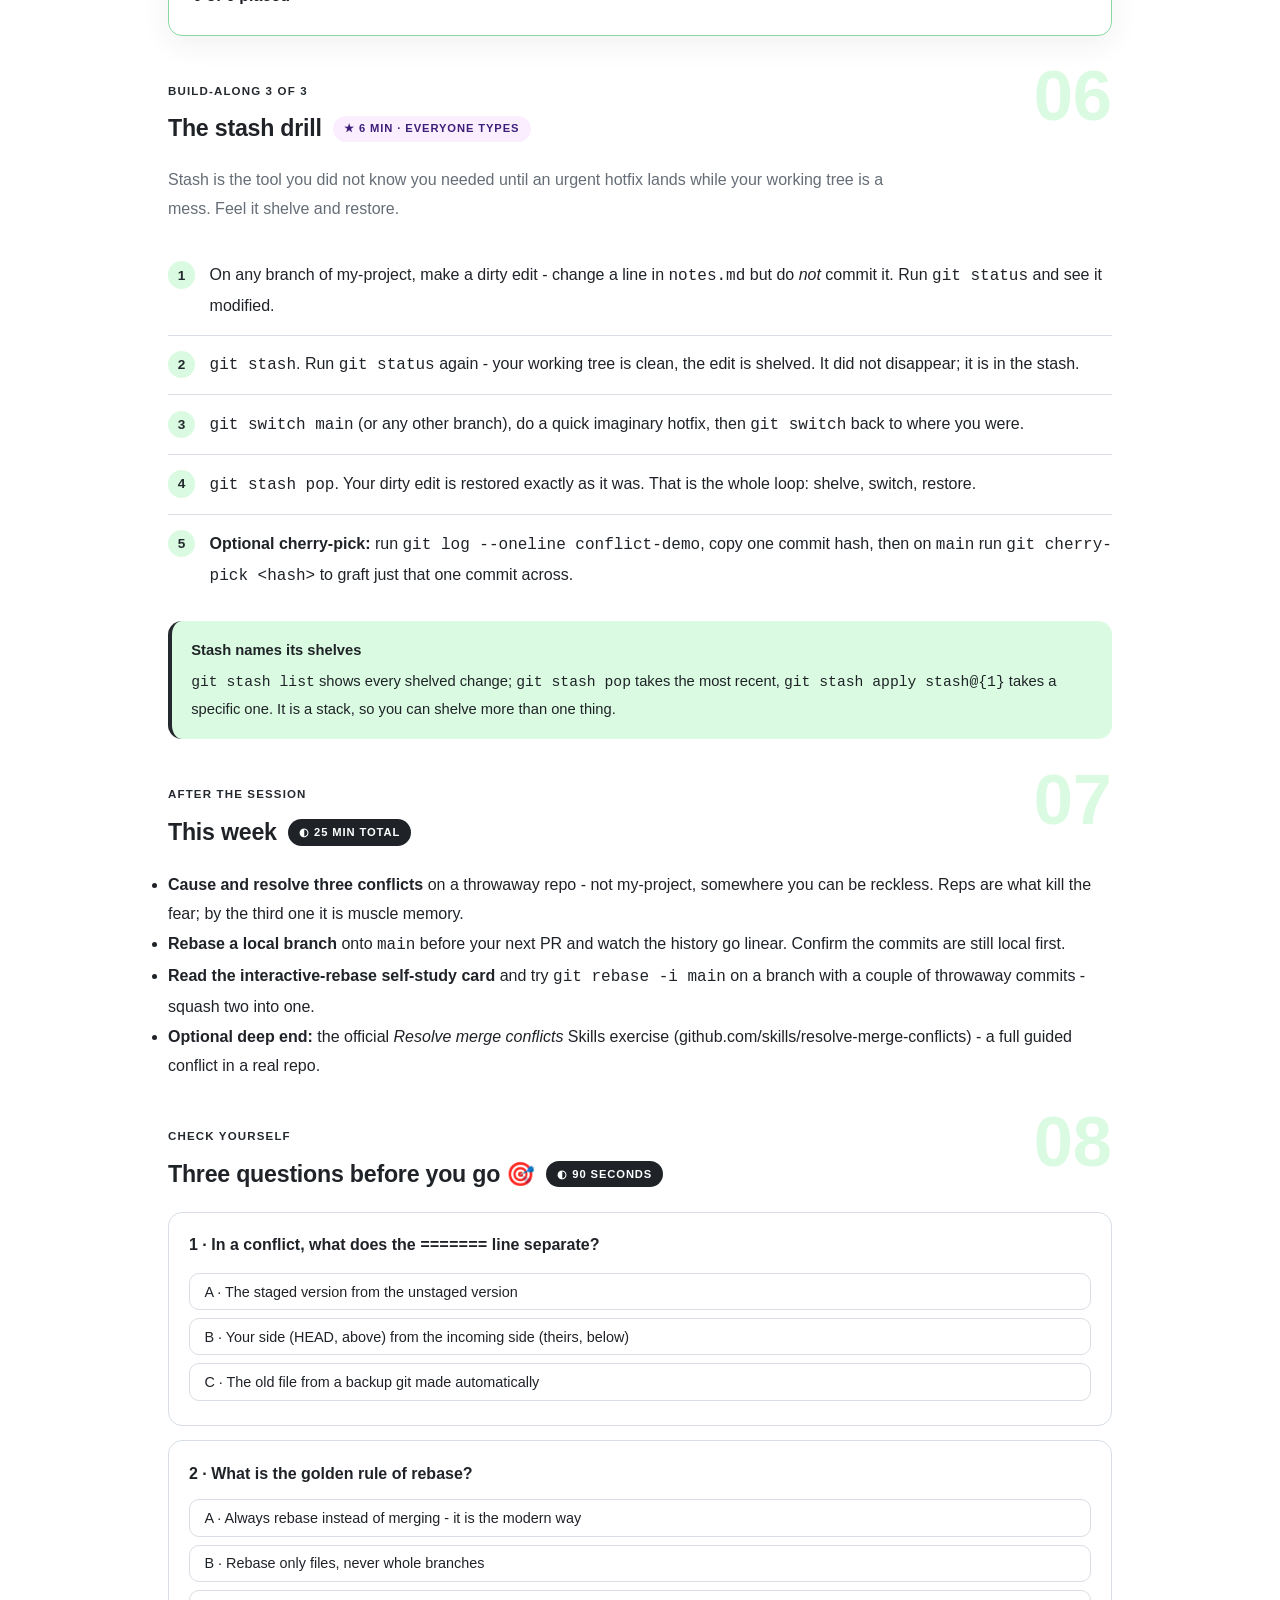
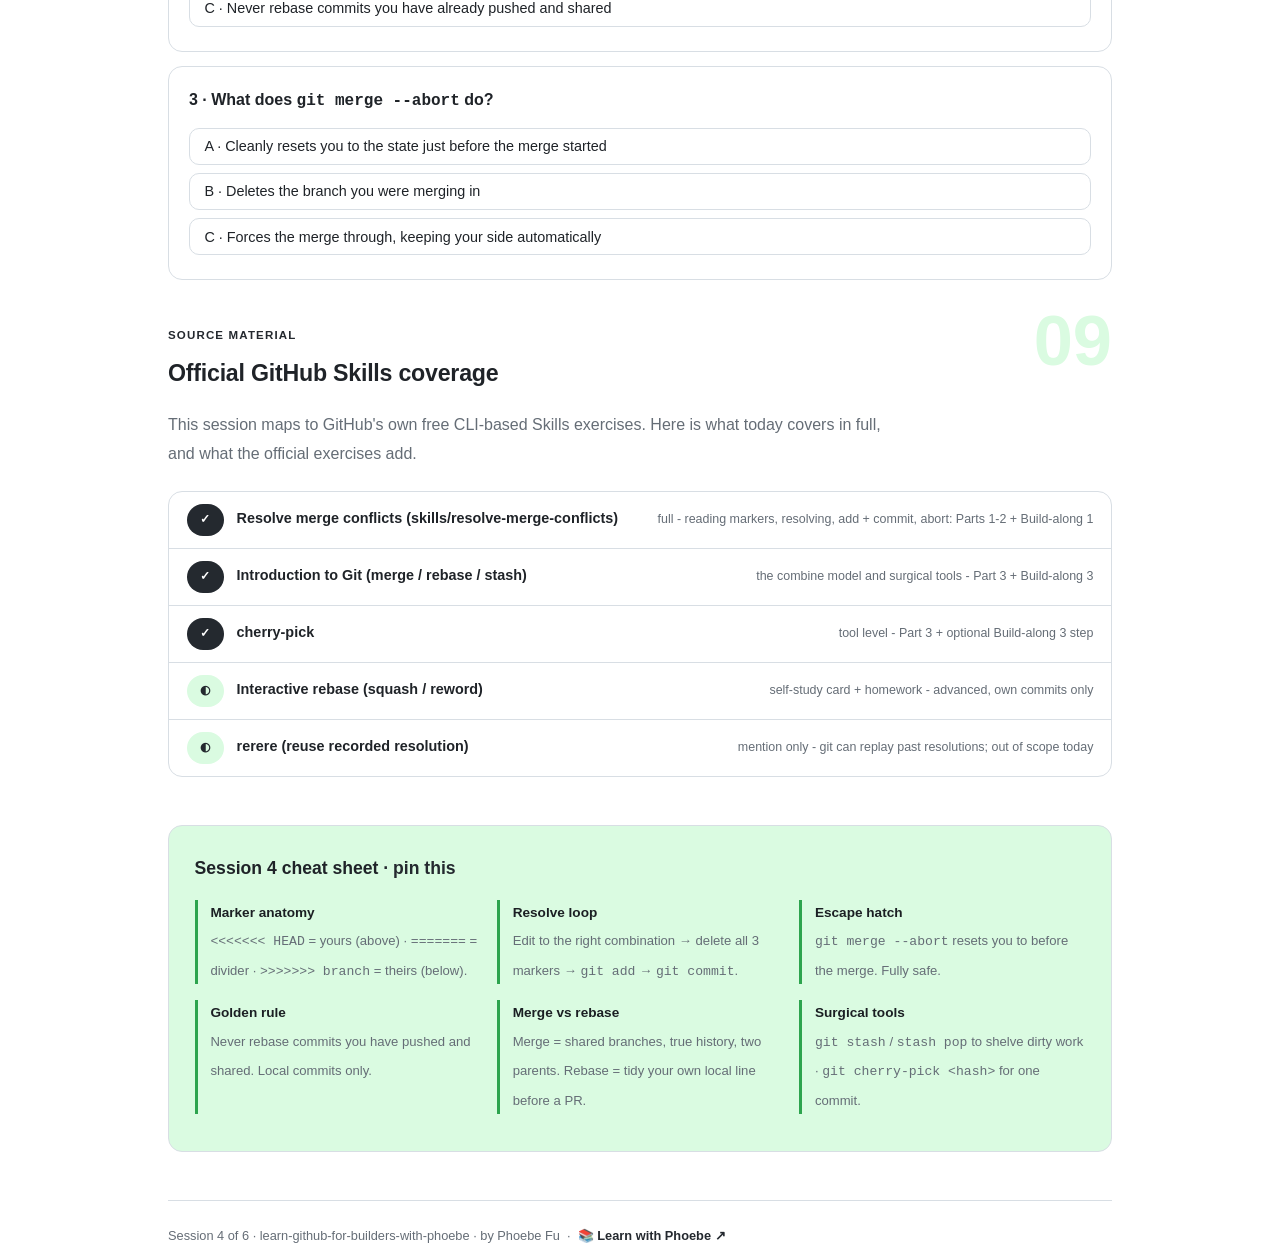
<file: courses/04-merge-conflicts.html>
<!DOCTYPE html>
<html lang="en">
<head>
<meta charset="UTF-8">
<meta name="viewport" content="width=device-width, initial-scale=1.0">
<!-- social:start -->
<meta name="description" content="Ask ten builders what scares them about git and nine say &quot;merge conflicts&quot;. The fear comes from one wrong belief: that a conflict means you broke something. You did not. A conflict is git...">
<meta property="og:type" content="article">
<meta property="og:site_name" content="Learn with Phoebe">
<meta property="og:title" content="Merge conflicts without fear - learn github for builders with phoebe">
<meta property="og:description" content="Ask ten builders what scares them about git and nine say &quot;merge conflicts&quot;. The fear comes from one wrong belief: that a conflict means you broke something. You did not. A conflict is git...">
<meta property="og:url" content="https://phoebefu6.github.io/learn-github-for-builders-with-phoebe/courses/04-merge-conflicts.html">
<meta property="og:image" content="https://phoebefu6.github.io/learn-github-for-builders-with-phoebe/assets/og-cover.png">
<meta property="og:image:width" content="1200">
<meta property="og:image:height" content="630">
<meta name="twitter:card" content="summary_large_image">
<meta name="twitter:title" content="Merge conflicts without fear - learn github for builders with phoebe">
<meta name="twitter:description" content="Ask ten builders what scares them about git and nine say &quot;merge conflicts&quot;. The fear comes from one wrong belief: that a conflict means you broke something. You did not. A conflict is git...">
<meta name="twitter:image" content="https://phoebefu6.github.io/learn-github-for-builders-with-phoebe/assets/og-cover.png">
<!-- social:end -->
<title>Session 4 · Merge conflicts without fear - learn github for builders with phoebe</title>
<link rel="stylesheet" href="../assets/style.css?v=43">
</head>
<body>

<div class="toolbar">
  <div class="wrap">
    <span class="crumb"><a href="../index.html">learn-github-for-builders-with-phoebe</a> / Session 4 of 6</span>
    <button class="btn" id="toggle-all" type="button">Expand all</button>
    <button class="btn primary" id="zoom-toggle" type="button">Projector zoom: off</button>
  </div>
</div>

<header class="masthead">
  <div class="wrap">
    <div class="eyebrow">Learn GitHub for Builders with Phoebe · Session 4 of 6 · Tech track</div>
    <h1>Merge conflicts <span class="accent">without fear</span></h1>
    <p class="sub">This is the fear-killer session. A merge conflict looks like git yelling at you in symbols, but it is the calmest thing git does: two branches changed the same lines, git refuses to guess which you meant, so it pauses and hands the decision to you. Nothing is broken and nothing is lost. Today you learn to read the markers, resolve like it is routine, and pick the right way to combine work - merge or rebase - every time.</p>
    <div class="chip-row">
      <span class="chip level">🟡 Core</span>
      <span class="chip audience">Builders &amp; analysts</span>
      <span class="chip audience">Terminal or Codespaces</span>
      <span class="chip time">45 min live + self-study</span>
    </div>
    <div class="agenda">
      <span class="a1" style="flex:1">0-3 · Welcome</span>
      <span class="a2" style="flex:3">3-18 · Concepts</span>
      <span class="a3" style="flex:5">18-40 · Build-along</span>
      <span class="a4" style="flex:1">40-45 · Q&amp;A</span>
    </div>
  </div>
</header>

<main class="wrap">

  <!-- ============ INTRO ============ -->
  <section class="section" id="intro">
    <div class="section-kicker">
      <span class="klabel">Part 0</span>
      <h2>Why this session kills the fear</h2>
    </div>
    <p class="lede">Ask ten builders what scares them about git and nine say "merge conflicts". The fear comes from one wrong belief: that a conflict means you broke something. You did not. A conflict is git being honest - it hit two edits to the same line, it will not silently pick one, so it stops and asks. That is a feature. Once you have resolved five of them the panic is gone and it becomes a 30-second reflex. By the end of today you will manufacture a conflict on purpose, resolve it, and understand exactly when to merge versus rebase.</p>
    <div class="legend">
      <span class="pill solid">Live - presented in session</span>
      <span class="pill light">Self-study - read after class</span>
      <span class="pill amber">★ Build-along - type it in your terminal</span>
      <span class="pill inkpill">Running artifact: your my-project repo</span>
    </div>
    <div class="callout win">
      <strong>★ What you walk out with today</strong>
      The ability to read the <code>&lt;&lt;&lt;&lt;&lt;&lt;&lt; ======= &gt;&gt;&gt;&gt;&gt;&gt;&gt;</code> markers on sight, a clean resolve-add-commit reflex, the abort escape hatch when you want out, and a clear rule for merge versus rebase (plus stash and cherry-pick as surgical tools) - so conflicts stop being scary and become routine.
    </div>
  </section>

  <!-- ============ PART 1: WHY + READ ============ -->
  <section class="section" id="read">
    <div class="section-kicker">
      <span class="klabel">Part 1 · read the markers</span>
      <h2>Why conflicts happen and how to read them <span class="tag concept">5 min live</span></h2>
    </div>
    <p class="lede">A conflict happens for exactly one reason: two branches changed the <em>same lines</em> of the same file, and git cannot know which version you want. For every other change - different files, different lines - git merges automatically and you never notice. When it truly cannot choose, it does the responsible thing: it writes <em>both</em> versions into the file, wrapped in markers, and pauses so you can decide. Read the markers top to bottom: your side (HEAD) is above, their side (incoming) is below.</p>

    <figure class="zoomable">
      <svg viewBox="0 0 880 340" xmlns="http://www.w3.org/2000/svg" role="img" aria-label="Two branches editing the same line collide at a merge, with conflict marker anatomy labeled">
        <style>
          .cfT { font: 700 13px Inter, sans-serif; fill: #FFFFFF; }
          .cfS { font: 400 11px "SF Mono", Menlo, monospace; fill: #FFFFFF; opacity: .9; }
          .cfH { font: 700 15px Inter, sans-serif; fill: #1F2328; }
          .cfX { font: 400 12px Inter, sans-serif; fill: #656D76; }
          .cfM { font: 700 12px "SF Mono", Menlo, monospace; fill: #B42318; }
          .cfL { stroke: #AFB8C1; stroke-width: 2.5; fill: none; }
        </style>
        <text class="cfH" x="40" y="30">Same line, two edits - git writes both and asks you to choose.</text>
        <!-- main branch box -->
        <rect x="40" y="58" width="230" height="48" rx="10" fill="#2DA44E"/>
        <text class="cfT" x="58" y="80">HEAD (main) edited line 1</text>
        <text class="cfS" x="58" y="97"># My Project - a tagline</text>
        <!-- feature branch box -->
        <rect x="40" y="150" width="230" height="48" rx="10" fill="#8250DF"/>
        <text class="cfT" x="58" y="172">conflict-demo edited line 1</text>
        <text class="cfS" x="58" y="189"># My Project - built in public</text>
        <!-- collision burst -->
        <line class="cfL" x1="270" y1="82" x2="360" y2="120"/>
        <line class="cfL" x1="270" y1="174" x2="360" y2="132"/>
        <circle cx="378" cy="126" r="20" fill="#B42318"/>
        <text class="cfT" x="368" y="131">!</text>
        <!-- marker anatomy panel -->
        <rect x="430" y="52" width="410" height="230" rx="12" fill="#0D1117"/>
        <text class="cfM" x="450" y="86">&lt;&lt;&lt;&lt;&lt;&lt;&lt; HEAD</text>
        <text class="cfS" x="450" y="110">   # My Project - a tagline</text>
        <text class="cfM" x="450" y="150">=======</text>
        <text class="cfS" x="450" y="192">   # My Project - built in public</text>
        <text class="cfM" x="450" y="234">&gt;&gt;&gt;&gt;&gt;&gt;&gt; conflict-demo</text>
        <!-- labels on the panel -->
        <text class="cfX" x="450" y="70" style="fill:#86D9A3">your side, above</text>
        <text class="cfX" x="450" y="168" style="fill:#AFB8C1">the divider</text>
        <text class="cfX" x="450" y="252" style="fill:#c4a7f5">their side, below</text>
        <text class="cfX" x="40" y="318">Nothing is lost - both versions are right there in the file. Your job is to keep the correct combination and delete the three marker lines.</text>
      </svg>
      <figcaption>🔍 Click to zoom - HEAD side (yours) above the divider, incoming side (theirs) below</figcaption>
    </figure>

    <details class="card" open>
      <summary><span class="mode live">Live</span>The three marker lines, decoded<span class="mini">3 min</span><span class="caret">▶</span></summary>
      <div class="body">
        <ul>
          <li><strong><code>&lt;&lt;&lt;&lt;&lt;&lt;&lt; HEAD</code></strong> - everything below this until the divider is <em>your</em> version, the branch you are currently on.</li>
          <li><strong><code>=======</code></strong> - the fence. Above it is yours, below it is theirs. It marks nothing itself; it just separates the two sides.</li>
          <li><strong><code>&gt;&gt;&gt;&gt;&gt;&gt;&gt; branch-name</code></strong> - everything from the divider up to here is the <em>incoming</em> version, from the branch you are merging in.</li>
          <li><strong>Conflicts are normal and safe.</strong> Git did not lose anything - it paused with both versions visible. <code>git status</code> lists every file still to resolve under "Unmerged paths".</li>
        </ul>
        <div class="termbox"><span class="cmt"># you merged and git hit a wall - status is your compass</span>
<span class="cmd">git status</span>
<span class="out">You have unmerged paths.</span>
<span class="out">  (fix conflicts and run "git commit")</span>
<span class="out">Unmerged paths:</span>
<span class="out">  both modified:   README.md</span>
<span class="cmt"># open README.md - git wrote BOTH versions in, wrapped in markers</span>
<span class="out">&lt;&lt;&lt;&lt;&lt;&lt;&lt; HEAD</span>
<span class="out"># My Project - a tagline</span>
<span class="out">=======</span>
<span class="out"># My Project - built in public</span>
<span class="out">&gt;&gt;&gt;&gt;&gt;&gt;&gt; conflict-demo</span></div>
      </div>
    </details>

    <details class="card">
      <summary><span class="mode self">Self-study</span>Why most merges have zero conflicts<span class="mini">2 min read</span><span class="caret">▶</span></summary>
      <div class="body">
        <p>Git merges at the line level, not the file level. Two people editing the same file rarely conflict - they conflict only when they touch the <em>same lines</em>. Different functions, different sections, different files all merge cleanly and automatically. This is why active teams merge dozens of branches a day and see conflicts only occasionally.</p>
        <p>The practical takeaway: the way to reduce conflicts is not to avoid branching - it is to keep branches short-lived and pull <code>main</code> often, so your line and their line rarely drift apart before you combine them.</p>
      </div>
    </details>
  </section>

  <!-- ============ PART 2: RESOLVE ============ -->
  <section class="section" id="resolve">
    <div class="section-kicker">
      <span class="klabel">Part 2 · resolve it</span>
      <h2>Resolve it, in editor or on the web <span class="tag concept">4 min live</span></h2>
    </div>
    <p class="lede">Resolving is four moves: open the file, choose the right combination, delete all three marker lines, then stage and commit. The choice is not always "mine or theirs" - very often the right answer is <em>both</em>, edited together into one coherent line. Editors help: VS Code and the GitHub web editor both show accept-current / accept-incoming / accept-both buttons above each conflict.</p>

    <div class="termbox"><span class="cmt"># you edited README to the final line and removed ALL three marker lines</span>
<span class="cmd">git add README.md</span>
<span class="cmt"># commit finishes the merge - git pre-fills a merge message for you</span>
<span class="cmd">git commit</span>
<span class="out">[main 9f2c1a0] Merge branch 'conflict-demo'</span>
<span class="cmt"># mid-rebase instead of a merge? this is the equivalent</span>
<span class="cmd">git rebase --continue</span>
<span class="cmt"># the escape hatch - undo everything, back to before the merge</span>
<span class="cmd">git merge --abort</span></div>

    <details class="card" open>
      <summary><span class="mode live">Live</span>The resolve loop, and the abort escape hatch<span class="mini">2 min</span><span class="caret">▶</span></summary>
      <div class="body">
        <ul>
          <li><strong>Pick the combination, not a side.</strong> Read both versions, write the line you actually want - often a blend. There is no rule that says you must keep one intact.</li>
          <li><strong>Delete every marker line.</strong> The <code>&lt;&lt;&lt;&lt;&lt;&lt;&lt;</code>, <code>=======</code>, and <code>&gt;&gt;&gt;&gt;&gt;&gt;&gt;</code> lines must all be gone. If a build later complains about "unexpected <code>&lt;&lt;&lt;</code>", you left a marker in.</li>
          <li><strong>Stage, then finish.</strong> <code>git add</code> the resolved file (that tells git "this one is handled"), then <code>git commit</code> for a merge, or <code>git merge --continue</code> / <code>git rebase --continue</code> depending on what you were doing.</li>
          <li><strong>Want out? <code>git merge --abort</code>.</strong> It resets you cleanly to the moment before the merge, as if you never started. No damage. Panic button, fully safe.</li>
        </ul>
        <div class="callout example">
          <span class="ex-pill">Real world</span>
          <p>Every engineer remembers their first conflict - it looks like the terminal caught fire and it can eat 20 minutes of pure dread. The tenth one takes 30 seconds. Conflict resolution is pure pattern recognition; the only way through is reps. And the tempting mistake - avoiding branches so you never hit a conflict - backfires badly: it produces giant, weeks-old merges that conflict on everything at once. Small, frequent merges are how teams stay conflict-light.</p>
        </div>
      </div>
    </details>

    <details class="card">
      <summary><span class="mode self">Self-study</span>Resolving in the GitHub web editor<span class="mini">2 min read</span><span class="caret">▶</span></summary>
      <div class="body">
        <p>When a PR reports "This branch has conflicts that must be resolved", GitHub offers a web conflict editor right in the browser - no local checkout needed. It shows the same markers with the same accept buttons, and a "Mark as resolved" then "Commit merge" flow. It is perfect for a small text conflict (a README, a config line) you want to clear without switching context.</p>
        <p>For anything with logic - code that has to actually run after the merge - resolve locally in your editor where you can run the tests before you commit. The web editor cannot run your build.</p>
      </div>
    </details>
  </section>

  <!-- ============ PART 3: MERGE VS REBASE ============ -->
  <section class="section" id="merge-rebase">
    <div class="section-kicker">
      <span class="klabel">Part 3 · two ways to combine</span>
      <h2>Merge vs rebase, and two surgical tools <span class="tag concept">6 min live</span></h2>
    </div>
    <p class="lede">There are two ways to bring one branch's work into another. <strong>Merge</strong> ties the two histories together with a merge commit that has two parents - it preserves exactly what happened, when. <strong>Rebase</strong> lifts your commits off your branch and replays them one by one on top of the latest main - a clean, linear history, but it rewrites your commit hashes. Both are correct; they optimize for different things.</p>

    <figure class="zoomable">
      <svg viewBox="0 0 880 320" xmlns="http://www.w3.org/2000/svg" role="img" aria-label="Merge preserves two histories with a merge commit; rebase replays commits linearly on the main tip">
        <style>
          .mrT { font: 700 12px Inter, sans-serif; fill: #FFFFFF; }
          .mrH { font: 700 14px Inter, sans-serif; fill: #1F2328; }
          .mrX { font: 400 11.5px Inter, sans-serif; fill: #656D76; }
          .mrG { font: 700 12px Inter, sans-serif; fill: #1F883D; }
          .mrP { font: 700 12px Inter, sans-serif; fill: #8250DF; }
          .mrL { stroke: #AFB8C1; stroke-width: 2.5; fill: none; }
        </style>
        <!-- MERGE side -->
        <text class="mrH" x="40" y="28">Merge - keeps both lines, adds a merge commit (2 parents)</text>
        <line class="mrL" x1="70" y1="90" x2="150" y2="90"/>
        <line class="mrL" x1="230" y1="90" x2="310" y2="90"/>
        <circle cx="55" cy="90" r="15" fill="#1B1F23"/>
        <circle cx="165" cy="90" r="15" fill="#24292F"/>
        <circle cx="325" cy="90" r="15" fill="#2DA44E"/>
        <text class="mrG" x="352" y="94">main</text>
        <!-- feature branch curving down and back -->
        <line class="mrL" x1="165" y1="103" x2="230" y2="150"/>
        <circle cx="245" cy="160" r="15" fill="#8250DF"/>
        <line class="mrL" x1="260" y1="150" x2="315" y2="103"/>
        <text class="mrP" x="205" y="192">feature commit</text>
        <text class="mrX" x="300" y="80">merge commit</text>
        <!-- REBASE side -->
        <text class="mrH" x="40" y="230">Rebase - replays your commits on the main tip, one line</text>
        <line class="mrL" x1="70" y1="278" x2="150" y2="278"/>
        <line class="mrL" x1="230" y1="278" x2="310" y2="278"/>
        <line class="mrL" x1="390" y1="278" x2="470" y2="278"/>
        <circle cx="55" cy="278" r="15" fill="#1B1F23"/>
        <circle cx="165" cy="278" r="15" fill="#24292F"/>
        <circle cx="325" cy="278" r="15" fill="#2DA44E"/>
        <circle cx="485" cy="278" r="15" fill="#8250DF"/>
        <text class="mrP" x="512" y="282">replayed</text>
        <text class="mrX" x="600" y="282" style="fill:#B42318">new hashes - history rewritten</text>
        <text class="mrX" x="600" y="90">preserves what really happened</text>
      </svg>
      <figcaption>🔍 Click to zoom - merge curves the branch back with a merge commit; rebase replants your commits linearly and gives them new hashes</figcaption>
    </figure>

    <details class="card" open>
      <summary><span class="mode live">Live</span>The golden rule, and when to reach for each<span class="mini">3 min</span><span class="caret">▶</span></summary>
      <div class="body">
        <div class="callout tip">
          <strong>The golden rule of rebase</strong>
          Never rebase commits you have already pushed and shared. Rebase rewrites history - it gives your commits new hashes - and if a teammate already has the old ones, you have just handed everyone two versions of the same work. Rebase your own <em>local</em> commits freely; leave shared history alone.
        </div>
        <ul>
          <li><strong>Merge for shared branches.</strong> Bringing a finished feature into <code>main</code>, or integrating a long-lived branch for a release - use merge. The merge commit documents when and where the integration happened, and it never rewrites anyone's history.</li>
          <li><strong>Rebase for tidying your own local work.</strong> Before you open a PR, rebase your messy local branch onto the latest <code>main</code> for a clean, linear story. Fine, because those commits are still yours alone.</li>
          <li><strong><code>git stash</code> - shelve dirty work.</strong> Mid-edit and need to switch branches urgently? <code>git stash</code> tucks your uncommitted changes away, <code>git stash pop</code> brings them back. A clean pocket, not a commit.</li>
          <li><strong><code>git cherry-pick &lt;hash&gt;</code> - grab one commit.</strong> Want just one bugfix from another branch without merging all of it? Cherry-pick copies that single commit onto your current branch by its hash.</li>
        </ul>
      </div>
    </details>

    <details class="card">
      <summary><span class="mode self">Self-study</span>Interactive rebase to polish before a PR <span class="tag concept">advanced</span><span class="mini">2 min read</span><span class="caret">▶</span></summary>
      <div class="body">
        <p><code>git rebase -i main</code> opens an interactive editor listing your local commits, and lets you <em>squash</em> several messy commits into one, <em>reword</em> unclear messages, or <em>drop</em> a commit entirely before you open the PR - so reviewers see a clean, deliberate story instead of "wip", "fix", "fix again". It is the single best way to make your history read well. This is advanced and strictly for your own unpushed commits - the golden rule still applies: never interactive-rebase anything you have already shared.</p>
      </div>
    </details>
  </section>

  <!-- ============ DEMO 1 ============ -->
  <section class="section" id="demo-1">
    <div class="section-kicker">
      <span class="klabel">Build-along 1 of 3</span>
      <h2>Manufacture and resolve a conflict <span class="tag demo">★ 10 min · everyone types</span></h2>
    </div>
    <p class="lede">The fastest way to lose the fear is to cause a conflict on purpose in a safe place. We do exactly that in your my-project repo.</p>
    <div class="steps">
      <div class="step"><p>On <code>main</code>, edit line 1 of <code>README.md</code> to something like <code># My Project - a tagline</code>. Then <code>git add README.md</code> and <code>git commit -m "Add tagline to README"</code>.</p></div>
      <div class="step"><p>Make the colliding branch from an earlier point: <code>git switch -c conflict-demo HEAD~1</code>. Edit the <em>same line 1</em> differently - <code># My Project - built in public</code> - then <code>git add README.md</code> and <code>git commit -m "Reword README heading"</code>.</p></div>
      <div class="step"><p>Go back and merge it in: <code>git switch main</code>, then <code>git merge conflict-demo</code>. Git stops and reports a conflict in <code>README.md</code> - this is the moment. Run <code>git status</code> and read "Unmerged paths".</p></div>
      <div class="step"><p>Open <code>README.md</code>. Find the three markers, keep the combination you actually want (try blending both), and delete the <code>&lt;&lt;&lt;&lt;&lt;&lt;&lt;</code>, <code>=======</code>, and <code>&gt;&gt;&gt;&gt;&gt;&gt;&gt;</code> lines.</p></div>
      <div class="step"><p><code>git add README.md</code>, then <code>git commit</code> to finish the merge. Finally <code>git log --graph --oneline --all</code> - see the merge commit tie both lines together. You just did the scary thing. It was fine.</p></div>
    </div>
  </section>

  <!-- ============ DEMO 2 ============ -->
  <section class="section" id="demo-2">
    <div class="section-kicker">
      <span class="klabel">Build-along 2 of 3</span>
      <h2>Merge, rebase, or neither? <span class="tag demo">★ 6 min · everyone sorts</span></h2>
    </div>
    <p class="lede">Now cement the judgment. Drag each situation to the right way of combining work. Green means correct - if you are unsure, guess and read the "why".</p>
    <div class="widget" data-widget="sorter" data-config='{
      "title": "★ Merge or rebase (or neither)?",
      "intro": "Pick the right combine for each situation. Green = correct.",
      "categories": ["Merge", "Rebase (local)", "Never rebase", "Stash / cherry-pick"],
      "items": [
        {"t": "Bring a finished feature branch into shared main, keeping the true history.", "c": 0, "why": "merge preserves what happened with a merge commit - the safe default for shared branches"},
        {"t": "Tidy your own 5 messy local commits into a clean line before opening the PR.", "c": 1, "why": "rebase onto main gives linear history - fine because these commits are still local"},
        {"t": "A colleague already pulled your branch and you want to rebase its pushed commits.", "c": 2, "why": "the golden rule: never rebase shared/pushed history - it rewrites what others have"},
        {"t": "You are mid-edit but must urgently switch to a hotfix branch.", "c": 3, "why": "git stash shelves your dirty work so you can switch cleanly, then stash pop to resume"},
        {"t": "Grab just one bugfix commit from another branch without merging all of it.", "c": 3, "why": "git cherry-pick copies a single commit by hash"},
        {"t": "Combine a teammate long-lived branch into main for a release.", "c": 0, "why": "merge - shared history, and the merge commit documents the integration point"}
      ]}'></div>
  </section>

  <!-- ============ DEMO 3 ============ -->
  <section class="section" id="demo-3">
    <div class="section-kicker">
      <span class="klabel">Build-along 3 of 3</span>
      <h2>The stash drill <span class="tag demo">★ 6 min · everyone types</span></h2>
    </div>
    <p class="lede">Stash is the tool you did not know you needed until an urgent hotfix lands while your working tree is a mess. Feel it shelve and restore.</p>
    <div class="steps">
      <div class="step"><p>On any branch of my-project, make a dirty edit - change a line in <code>notes.md</code> but do <em>not</em> commit it. Run <code>git status</code> and see it modified.</p></div>
      <div class="step"><p><code>git stash</code>. Run <code>git status</code> again - your working tree is clean, the edit is shelved. It did not disappear; it is in the stash.</p></div>
      <div class="step"><p><code>git switch main</code> (or any other branch), do a quick imaginary hotfix, then <code>git switch</code> back to where you were.</p></div>
      <div class="step"><p><code>git stash pop</code>. Your dirty edit is restored exactly as it was. That is the whole loop: shelve, switch, restore.</p></div>
      <div class="step"><p><strong>Optional cherry-pick:</strong> run <code>git log --oneline conflict-demo</code>, copy one commit hash, then on <code>main</code> run <code>git cherry-pick &lt;hash&gt;</code> to graft just that one commit across.</p></div>
    </div>
    <div class="callout tip">
      <strong>Stash names its shelves</strong>
      <code>git stash list</code> shows every shelved change; <code>git stash pop</code> takes the most recent, <code>git stash apply stash@{1}</code> takes a specific one. It is a stack, so you can shelve more than one thing.
    </div>
  </section>

  <!-- ============ HOMEWORK ============ -->
  <section class="section" id="exercise">
    <div class="section-kicker">
      <span class="klabel">After the session</span>
      <h2>This week <span class="tag exercise">◐ 25 min total</span></h2>
    </div>
    <ul>
      <li><strong>Cause and resolve three conflicts</strong> on a throwaway repo - not my-project, somewhere you can be reckless. Reps are what kill the fear; by the third one it is muscle memory.</li>
      <li><strong>Rebase a local branch</strong> onto <code>main</code> before your next PR and watch the history go linear. Confirm the commits are still local first.</li>
      <li><strong>Read the interactive-rebase self-study card</strong> and try <code>git rebase -i main</code> on a branch with a couple of throwaway commits - squash two into one.</li>
      <li><strong>Optional deep end:</strong> the official <em>Resolve merge conflicts</em> Skills exercise (github.com/skills/resolve-merge-conflicts) - a full guided conflict in a real repo.</li>
    </ul>
  </section>

  <!-- ============ QUIZ ============ -->
  <section class="section" id="quiz">
    <div class="section-kicker">
      <span class="klabel">Check yourself</span>
      <h2>Three questions before you go 🎯 <span class="tag exercise">◐ 90 seconds</span></h2>
    </div>
    <div class="quiz-q" data-answer="1">
      <p class="qtext">1 · In a conflict, what does the <code>=======</code> line separate?</p>
      <button class="qopt" type="button">A · The staged version from the unstaged version</button>
      <button class="qopt" type="button">B · Your side (HEAD, above) from the incoming side (theirs, below)</button>
      <button class="qopt" type="button">C · The old file from a backup git made automatically</button>
      <p class="qwhy">The divider fences the two versions: everything above it is HEAD (your current branch), everything below it up to the &gt;&gt;&gt;&gt;&gt;&gt;&gt; marker is the branch you are merging in.</p>
    </div>
    <div class="quiz-q" data-answer="2">
      <p class="qtext">2 · What is the golden rule of rebase?</p>
      <button class="qopt" type="button">A · Always rebase instead of merging - it is the modern way</button>
      <button class="qopt" type="button">B · Rebase only files, never whole branches</button>
      <button class="qopt" type="button">C · Never rebase commits you have already pushed and shared</button>
      <p class="qwhy">Rebase rewrites history and gives commits new hashes. If others already have the old commits, rebasing shared history hands everyone conflicting copies. Rebase your local work only.</p>
    </div>
    <div class="quiz-q" data-answer="0">
      <p class="qtext">3 · What does <code>git merge --abort</code> do?</p>
      <button class="qopt" type="button">A · Cleanly resets you to the state just before the merge started</button>
      <button class="qopt" type="button">B · Deletes the branch you were merging in</button>
      <button class="qopt" type="button">C · Forces the merge through, keeping your side automatically</button>
      <p class="qwhy">It is the fully safe escape hatch - it undoes the in-progress merge and returns your working tree to exactly where you were before, as if nothing happened.</p>
    </div>
    <p class="quiz-score"></p>
  </section>

  <!-- ============ SOURCES ============ -->
  <section class="section" id="official">
    <div class="section-kicker">
      <span class="klabel">Source material</span>
      <h2>Official GitHub Skills coverage</h2>
    </div>
    <p class="lede">This session maps to GitHub's own free CLI-based Skills exercises. Here is what today covers in full, and what the official exercises add.</p>
    <div class="covered">
      <div class="covered-row"><span class="status pill solid">✓</span><span class="name">Resolve merge conflicts (skills/resolve-merge-conflicts)</span><span class="note">full - reading markers, resolving, add + commit, abort: Parts 1-2 + Build-along 1</span></div>
      <div class="covered-row"><span class="status pill solid">✓</span><span class="name">Introduction to Git (merge / rebase / stash)</span><span class="note">the combine model and surgical tools - Part 3 + Build-along 3</span></div>
      <div class="covered-row"><span class="status pill solid">✓</span><span class="name">cherry-pick</span><span class="note">tool level - Part 3 + optional Build-along 3 step</span></div>
      <div class="covered-row"><span class="status pill light">◐</span><span class="name">Interactive rebase (squash / reword)</span><span class="note">self-study card + homework - advanced, own commits only</span></div>
      <div class="covered-row"><span class="status pill light">◐</span><span class="name">rerere (reuse recorded resolution)</span><span class="note">mention only - git can replay past resolutions; out of scope today</span></div>
    </div>
  </section>

  <!-- ============ CHEAT SHEET ============ -->
  <section class="cheat" id="cheatsheet">
    <h3>Session 4 cheat sheet <span>· pin this</span></h3>
    <div class="grid-2">
      <div class="cheat-item"><b>Marker anatomy</b><span><code>&lt;&lt;&lt;&lt;&lt;&lt;&lt; HEAD</code> = yours (above) · <code>=======</code> = divider · <code>&gt;&gt;&gt;&gt;&gt;&gt;&gt; branch</code> = theirs (below).</span></div>
      <div class="cheat-item"><b>Resolve loop</b><span>Edit to the right combination → delete all 3 markers → <code>git add</code> → <code>git commit</code>.</span></div>
      <div class="cheat-item"><b>Escape hatch</b><span><code>git merge --abort</code> resets you to before the merge. Fully safe.</span></div>
      <div class="cheat-item"><b>Golden rule</b><span>Never rebase commits you have pushed and shared. Local commits only.</span></div>
      <div class="cheat-item"><b>Merge vs rebase</b><span>Merge = shared branches, true history, two parents. Rebase = tidy your own local line before a PR.</span></div>
      <div class="cheat-item"><b>Surgical tools</b><span><code>git stash</code> / <code>stash pop</code> to shelve dirty work · <code>git cherry-pick &lt;hash&gt;</code> for one commit.</span></div>
    </div>
  </section>

  <footer class="pagefoot">
    <span>Session 4 of 6 · learn-github-for-builders-with-phoebe · by Phoebe Fu &nbsp;·&nbsp; 📚 <a href="https://phoebefu6.github.io/learn-with-phoebe/">Learn with Phoebe ↗</a></span>
    <span><a href="03-branches-and-prs-cli.html">← Branching + PRs from the CLI</a> &nbsp;·&nbsp; <a href="05-actions-authoring.html">Next: Actions authoring →</a></span>
  </footer>

</main>

<script src="../assets/app.js?v=42"></script>
<script src="../assets/widgets.js?v=17"></script>
</body>
</html>
</file>
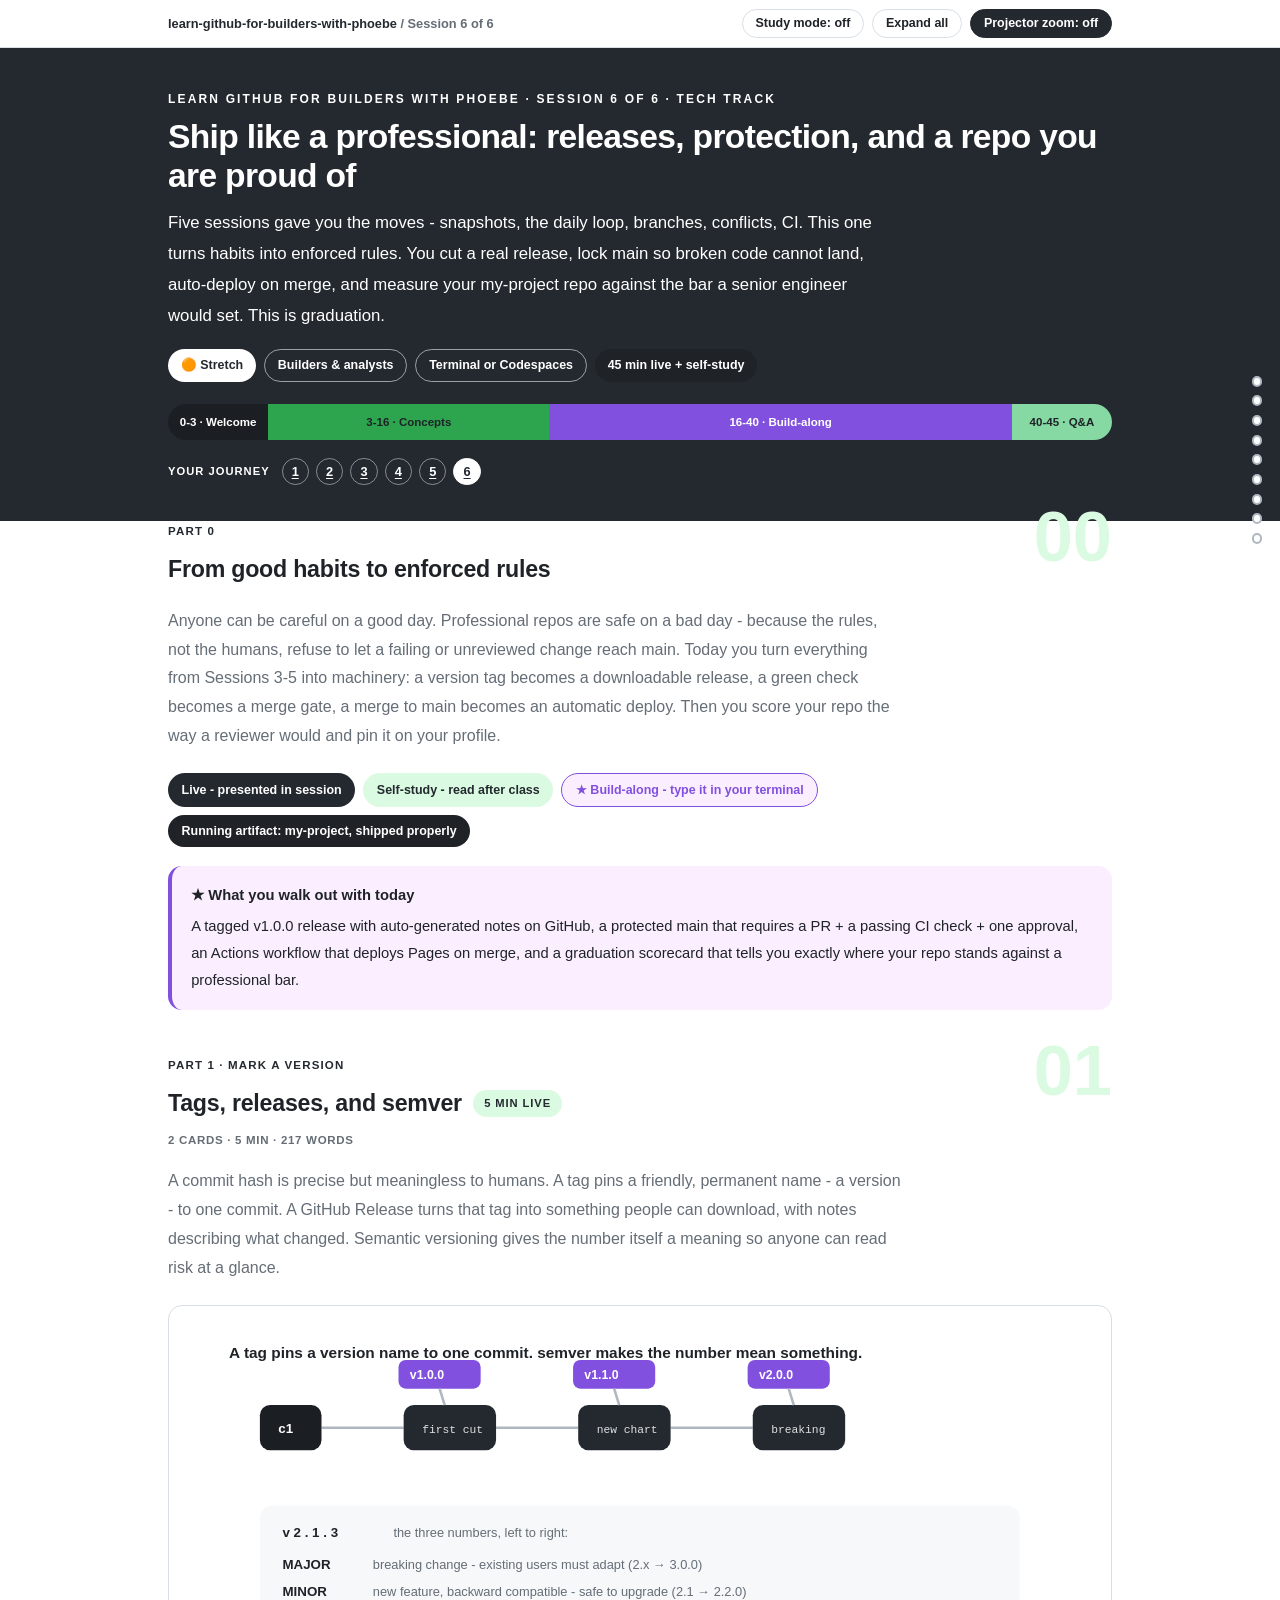
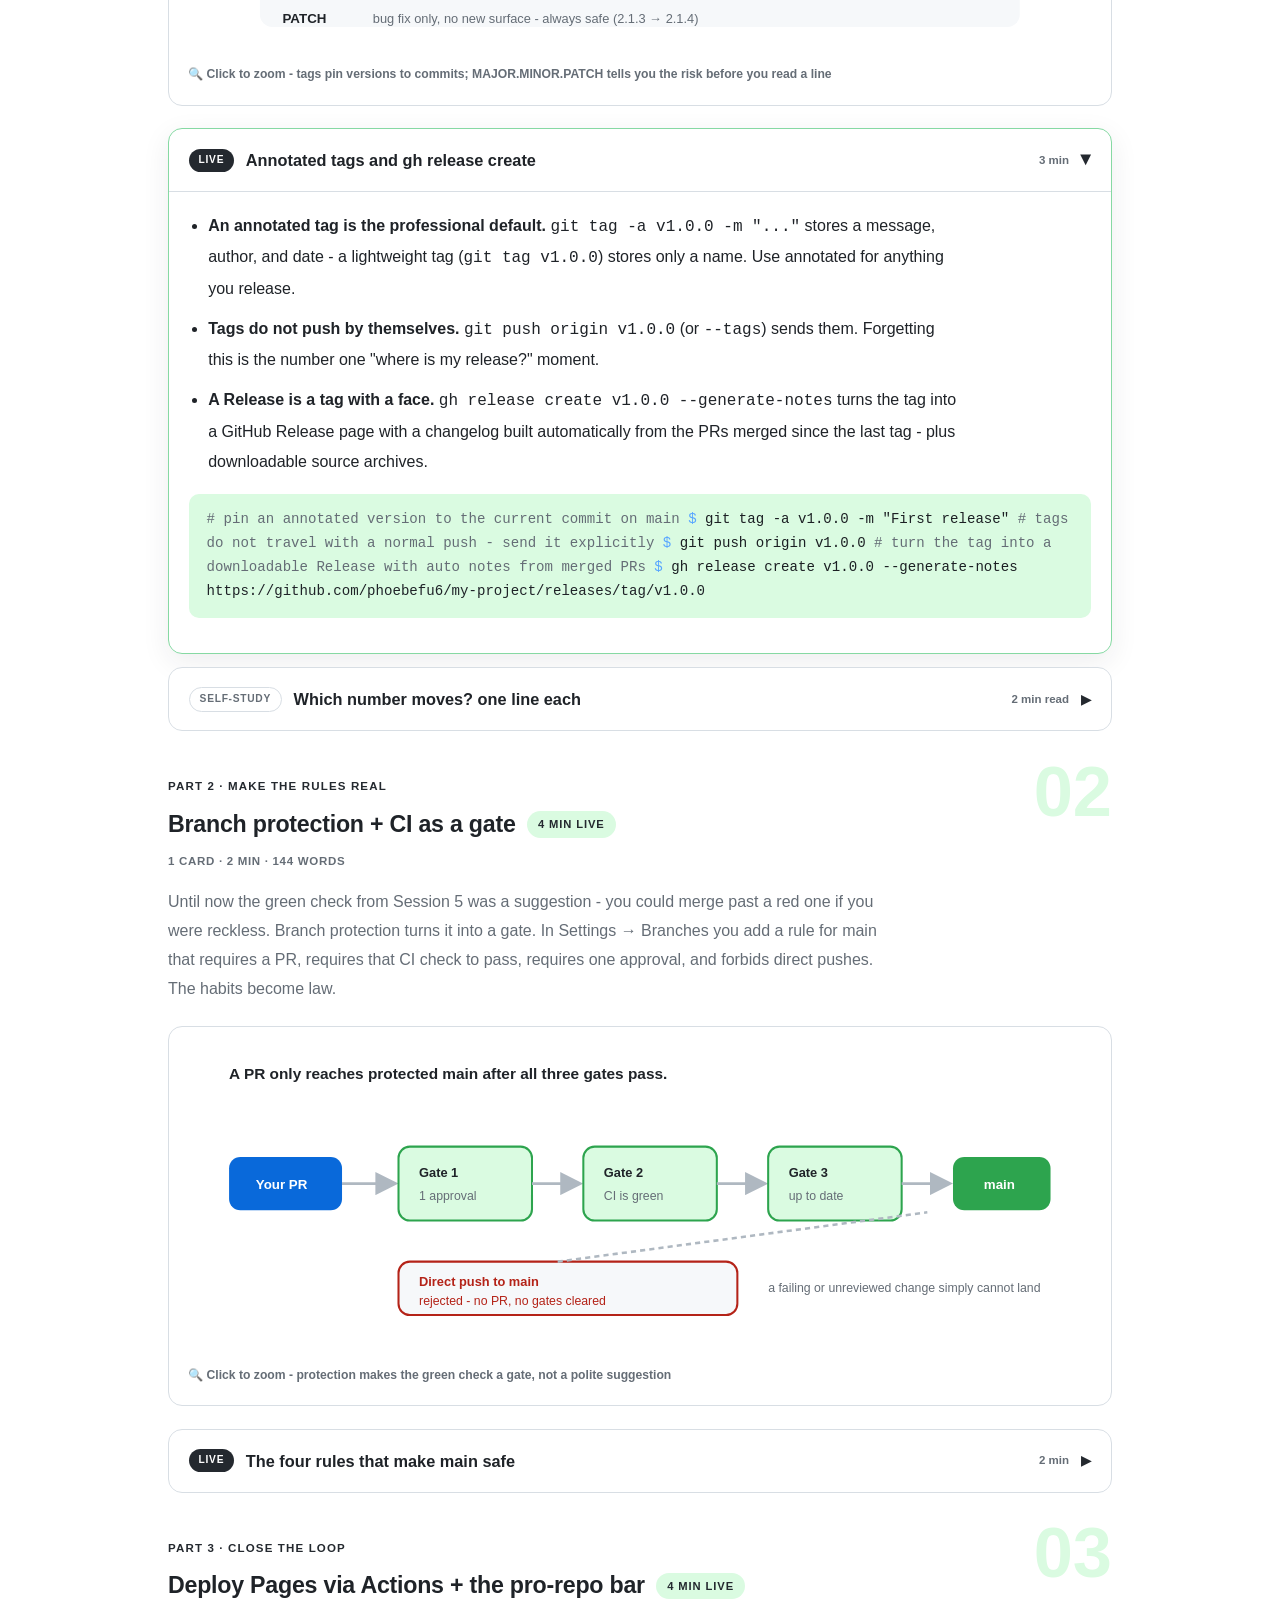
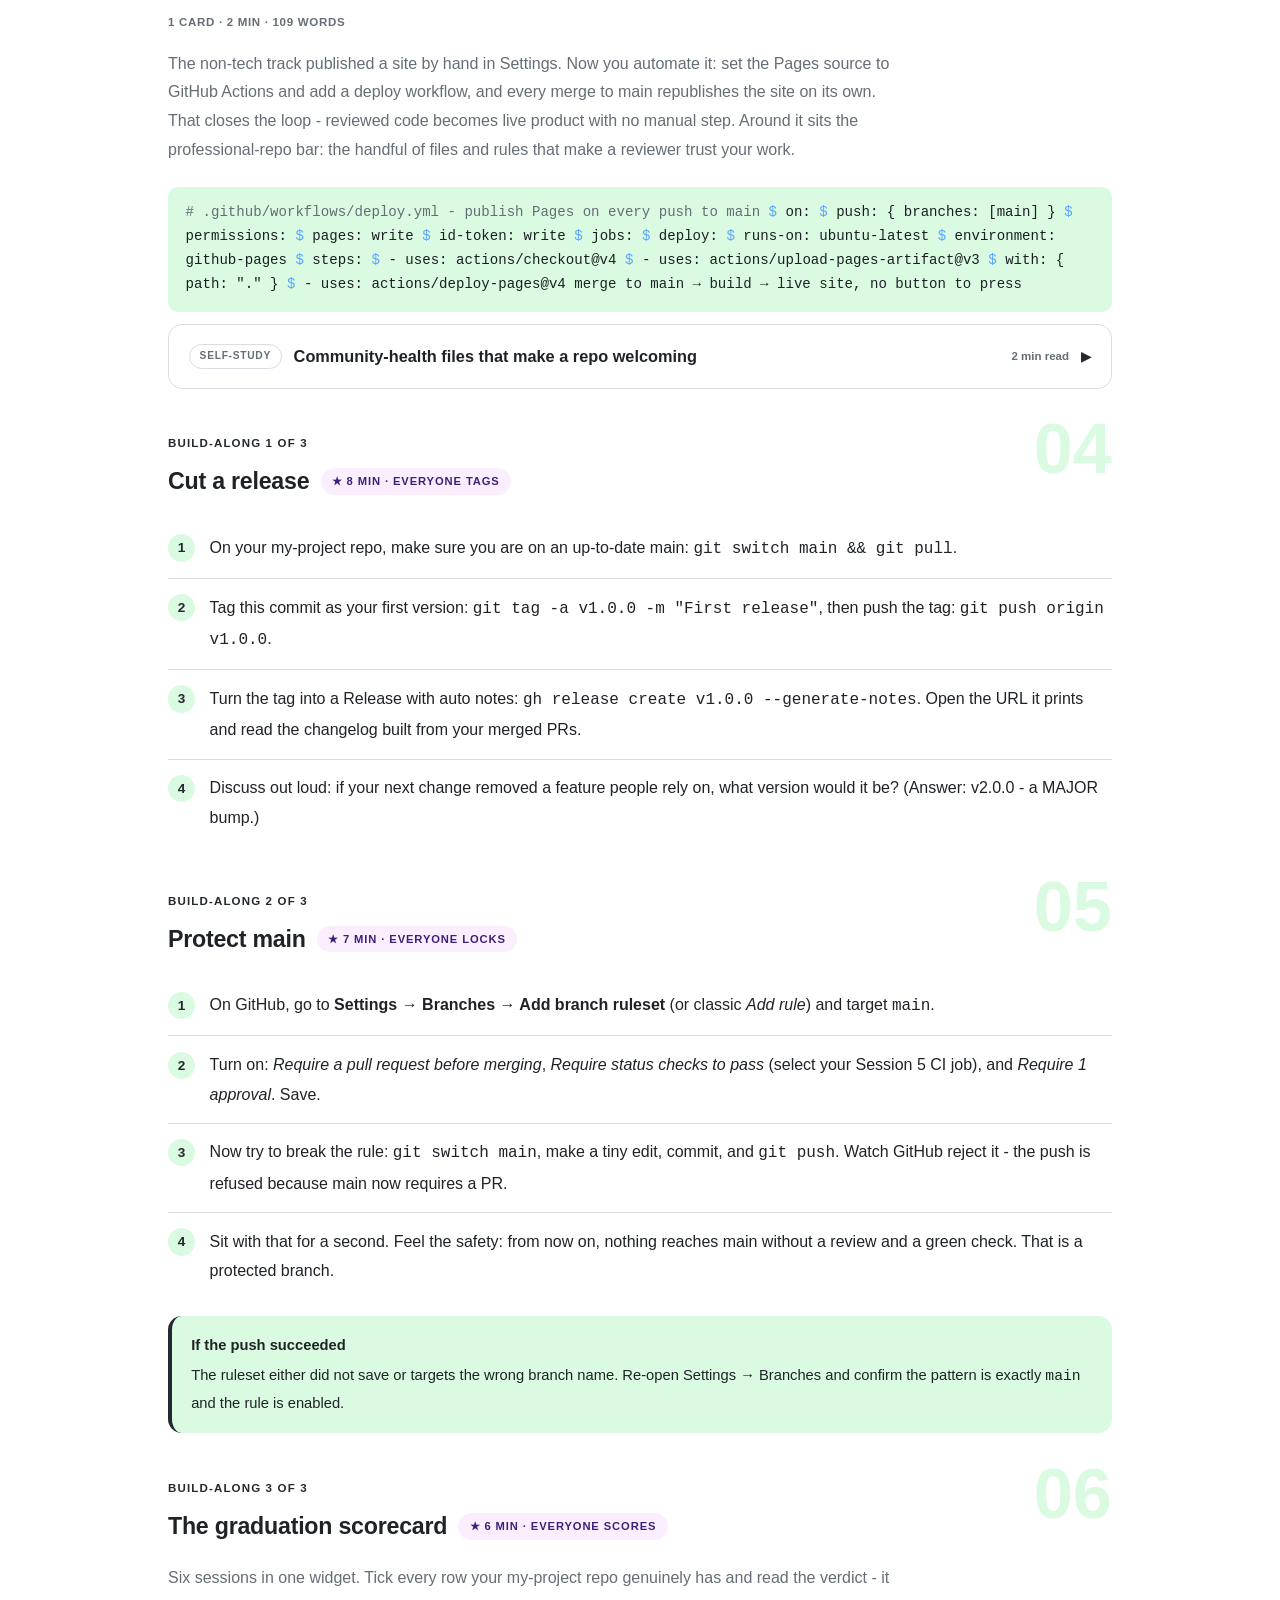
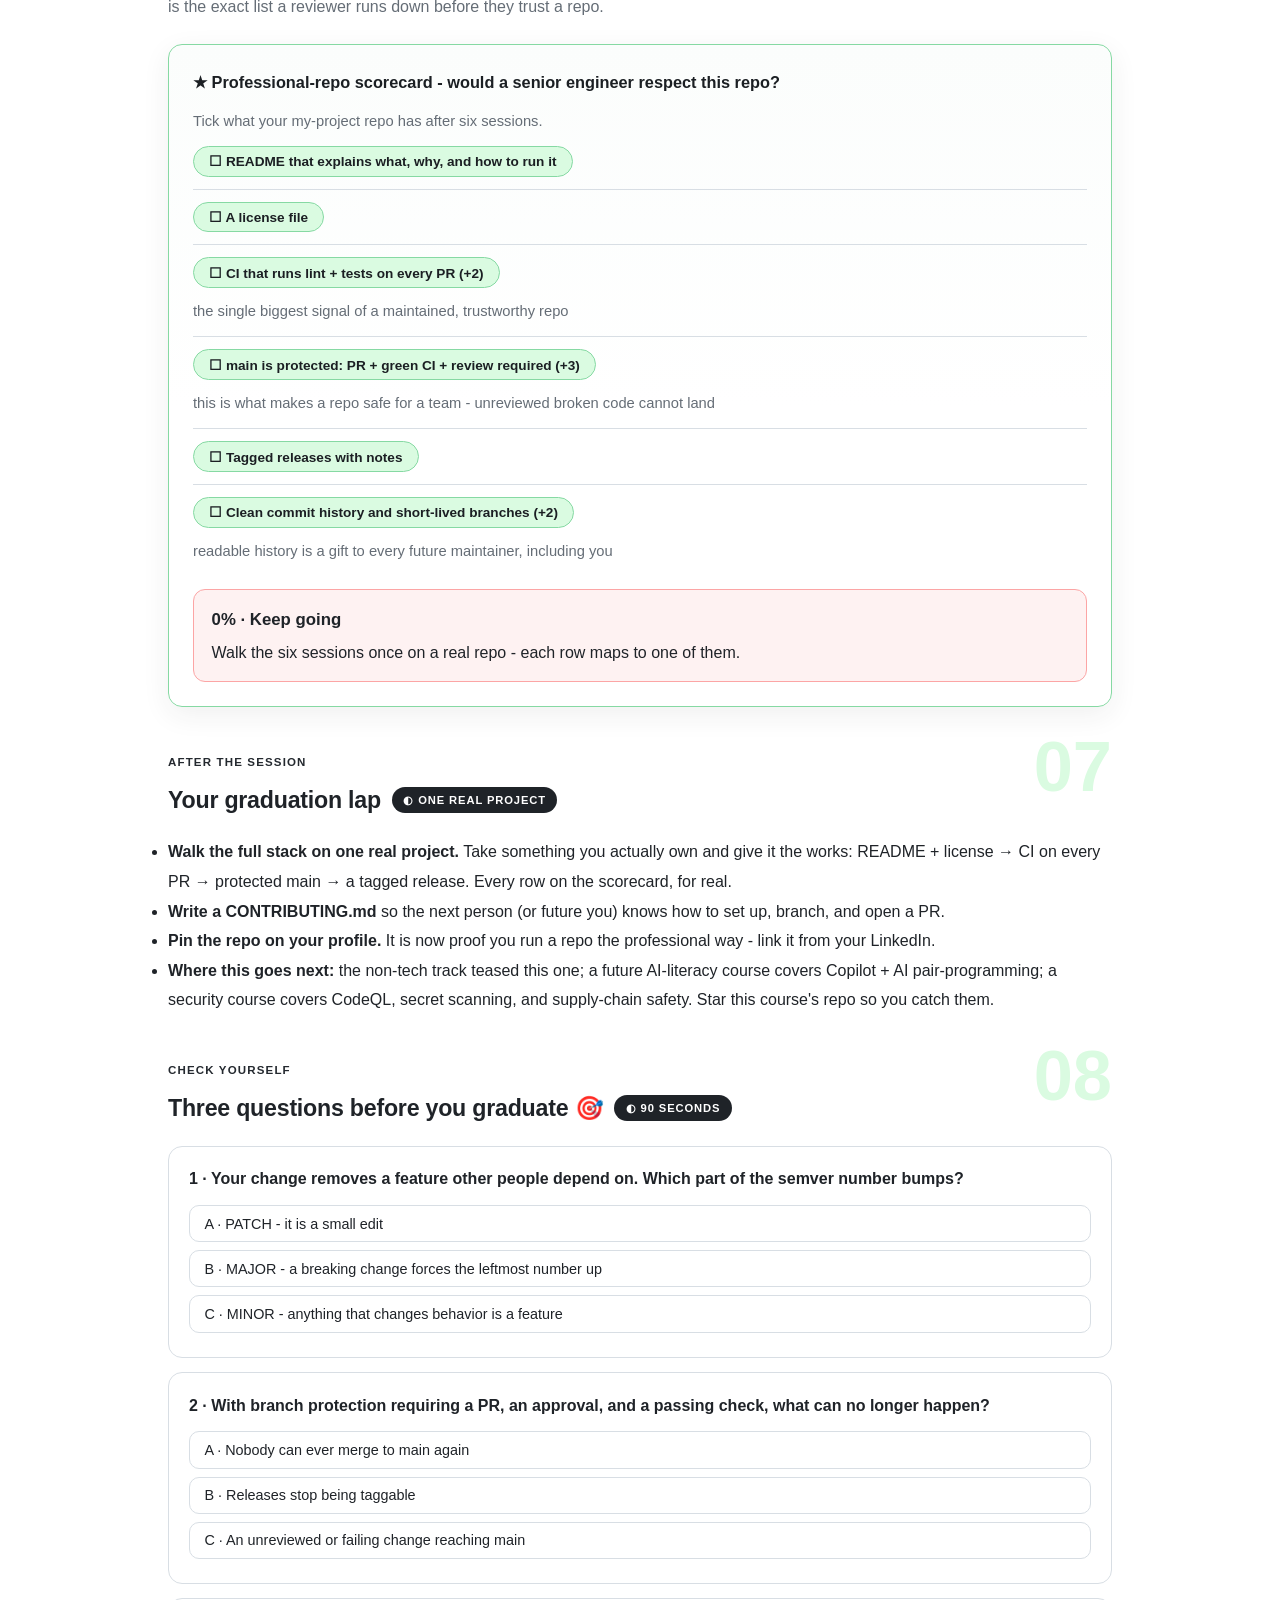
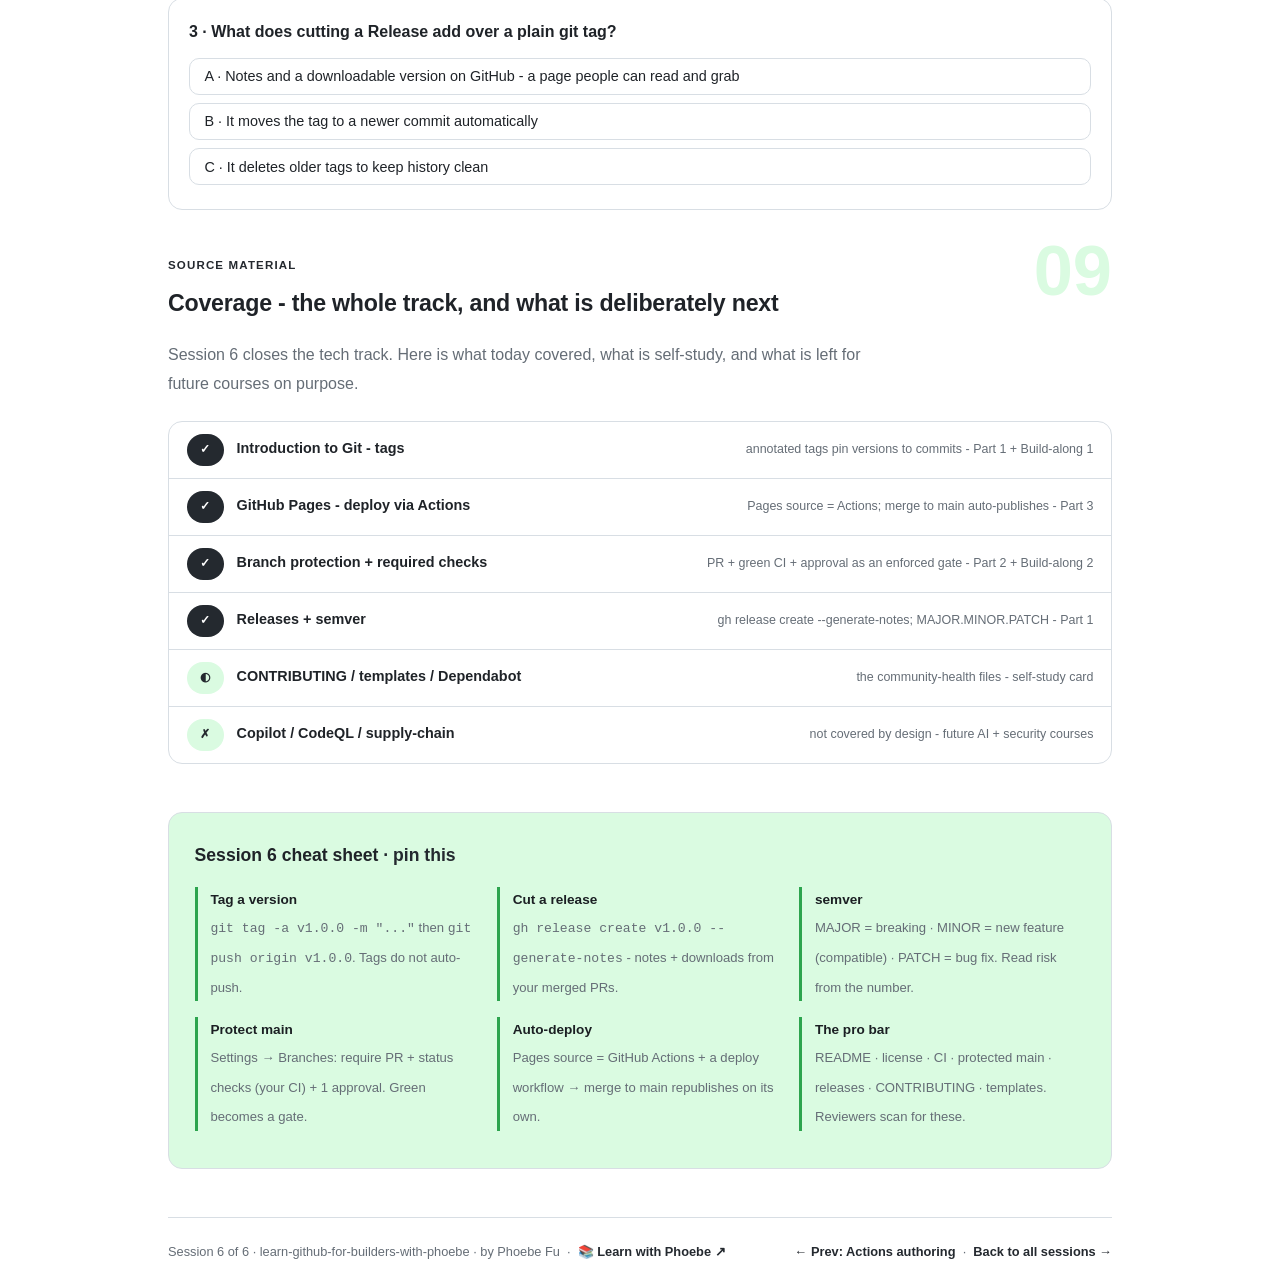
<file: courses/06-ship-like-a-pro.html>
<!DOCTYPE html>
<html lang="en">
<head>
<meta charset="UTF-8">
<meta name="viewport" content="width=device-width, initial-scale=1.0">
<!-- social:start -->
<meta name="description" content="Anyone can be careful on a good day. Professional repos are safe on a bad day - because the rules, not the humans, refuse to let a failing or unreviewed change reach main. Today you turn...">
<meta property="og:type" content="article">
<meta property="og:site_name" content="Learn with Phoebe">
<meta property="og:title" content="Ship like a professional: releases, protection, and a repo you are proud of - learn github for builders with phoebe">
<meta property="og:description" content="Anyone can be careful on a good day. Professional repos are safe on a bad day - because the rules, not the humans, refuse to let a failing or unreviewed change reach main. Today you turn...">
<meta property="og:url" content="https://phoebefu6.github.io/learn-github-for-builders-with-phoebe/courses/06-ship-like-a-pro.html">
<meta property="og:image" content="https://phoebefu6.github.io/learn-github-for-builders-with-phoebe/assets/og-cover.png">
<meta property="og:image:width" content="1200">
<meta property="og:image:height" content="630">
<meta name="twitter:card" content="summary_large_image">
<meta name="twitter:title" content="Ship like a professional: releases, protection, and a repo you are proud of - learn github for builders with phoebe">
<meta name="twitter:description" content="Anyone can be careful on a good day. Professional repos are safe on a bad day - because the rules, not the humans, refuse to let a failing or unreviewed change reach main. Today you turn...">
<meta name="twitter:image" content="https://phoebefu6.github.io/learn-github-for-builders-with-phoebe/assets/og-cover.png">
<!-- social:end -->
<title>Session 6 · Ship like a professional - learn github for builders with phoebe</title>
<link rel="stylesheet" href="../assets/style.css?v=43">
</head>
<body>

<div class="toolbar">
  <div class="wrap">
    <span class="crumb"><a href="../index.html">learn-github-for-builders-with-phoebe</a> / Session 6 of 6</span>
    <button class="btn" id="toggle-all" type="button">Expand all</button>
    <button class="btn primary" id="zoom-toggle" type="button">Projector zoom: off</button>
  </div>
</div>

<header class="masthead">
  <div class="wrap">
    <div class="eyebrow">Learn GitHub for Builders with Phoebe · Session 6 of 6 · Tech track</div>
    <h1>Ship like a professional: <span class="accent">releases, protection, and a repo you are proud of</span></h1>
    <p class="sub">Five sessions gave you the moves - snapshots, the daily loop, branches, conflicts, CI. This one turns habits into enforced rules. You cut a real release, lock main so broken code cannot land, auto-deploy on merge, and measure your my-project repo against the bar a senior engineer would set. This is graduation.</p>
    <div class="chip-row">
      <span class="chip level">🟠 Stretch</span>
      <span class="chip audience">Builders &amp; analysts</span>
      <span class="chip audience">Terminal or Codespaces</span>
      <span class="chip time">45 min live + self-study</span>
    </div>
    <div class="agenda">
      <span class="a1" style="flex:1">0-3 · Welcome</span>
      <span class="a2" style="flex:3">3-16 · Concepts</span>
      <span class="a3" style="flex:5">16-40 · Build-along</span>
      <span class="a4" style="flex:1">40-45 · Q&amp;A</span>
    </div>
  </div>
</header>

<main class="wrap">

  <!-- ============ INTRO ============ -->
  <section class="section" id="intro">
    <div class="section-kicker">
      <span class="klabel">Part 0</span>
      <h2>From good habits to enforced rules</h2>
    </div>
    <p class="lede">Anyone can be careful on a good day. Professional repos are safe on a bad day - because the rules, not the humans, refuse to let a failing or unreviewed change reach main. Today you turn everything from Sessions 3-5 into machinery: a version tag becomes a downloadable release, a green check becomes a merge gate, a merge to main becomes an automatic deploy. Then you score your repo the way a reviewer would and pin it on your profile.</p>
    <div class="legend">
      <span class="pill solid">Live - presented in session</span>
      <span class="pill light">Self-study - read after class</span>
      <span class="pill amber">★ Build-along - type it in your terminal</span>
      <span class="pill inkpill">Running artifact: my-project, shipped properly</span>
    </div>
    <div class="callout win">
      <strong>★ What you walk out with today</strong>
      A tagged v1.0.0 release with auto-generated notes on GitHub, a protected main that requires a PR + a passing CI check + one approval, an Actions workflow that deploys Pages on merge, and a graduation scorecard that tells you exactly where your repo stands against a professional bar.
    </div>
  </section>

  <!-- ============ PART 1: TAGS + RELEASES + SEMVER ============ -->
  <section class="section" id="releases">
    <div class="section-kicker">
      <span class="klabel">Part 1 · mark a version</span>
      <h2>Tags, releases, and semver <span class="tag concept">5 min live</span></h2>
    </div>
    <p class="lede">A commit hash is precise but meaningless to humans. A tag pins a friendly, permanent name - a version - to one commit. A GitHub Release turns that tag into something people can download, with notes describing what changed. Semantic versioning gives the number itself a meaning so anyone can read risk at a glance.</p>

    <figure class="zoomable">
      <svg viewBox="0 0 880 320" xmlns="http://www.w3.org/2000/svg" role="img" aria-label="Commit line with version tags v1.0.0, v1.1.0, v2.0.0 and semantic versioning decoded">
        <style>
          .rlT { font: 700 13px Inter, sans-serif; fill: #FFFFFF; }
          .rlS { font: 400 11px "SF Mono", Menlo, monospace; fill: #FFFFFF; opacity: .85; }
          .rlTag { font: 700 12px Inter, sans-serif; fill: #FFFFFF; }
          .rlH { font: 700 15px Inter, sans-serif; fill: #1F2328; }
          .rlX { font: 400 12.5px Inter, sans-serif; fill: #656D76; }
          .rlK { font: 700 13px Inter, sans-serif; fill: #1F2328; }
          .rlL { stroke: #AFB8C1; stroke-width: 2.5; fill: none; }
        </style>
        <text class="rlH" x="40" y="32">A tag pins a version name to one commit. semver makes the number mean something.</text>
        <line class="rlL" x1="130" y1="100" x2="210" y2="100"/>
        <line class="rlL" x1="300" y1="100" x2="380" y2="100"/>
        <line class="rlL" x1="470" y1="100" x2="550" y2="100"/>
        <rect x="70" y="78" width="60" height="44" rx="10" fill="#1B1F23"/>
        <text class="rlT" x="88" y="105">c1</text>
        <rect x="210" y="78" width="90" height="44" rx="10" fill="#24292F"/>
        <text class="rlS" x="228" y="105">first cut</text>
        <rect x="380" y="78" width="90" height="44" rx="10" fill="#24292F"/>
        <text class="rlS" x="398" y="105">new chart</text>
        <rect x="550" y="78" width="90" height="44" rx="10" fill="#24292F"/>
        <text class="rlS" x="568" y="105">breaking</text>
        <rect x="205" y="34" width="80" height="28" rx="7" fill="#8250DF"/>
        <text class="rlTag" x="216" y="53">v1.0.0</text>
        <line class="rlL" x1="245" y1="62" x2="250" y2="78" stroke="#8250DF"/>
        <rect x="375" y="34" width="80" height="28" rx="7" fill="#8250DF"/>
        <text class="rlTag" x="386" y="53">v1.1.0</text>
        <line class="rlL" x1="415" y1="62" x2="420" y2="78" stroke="#8250DF"/>
        <rect x="545" y="34" width="80" height="28" rx="7" fill="#8250DF"/>
        <text class="rlTag" x="556" y="53">v2.0.0</text>
        <line class="rlL" x1="585" y1="62" x2="590" y2="78" stroke="#8250DF"/>
        <rect x="70" y="176" width="740" height="118" rx="12" fill="#F6F8FA"/>
        <text class="rlK" x="92" y="206">v 2 . 1 . 3</text>
        <text class="rlX" x="200" y="206">the three numbers, left to right:</text>
        <text class="rlK" x="92" y="238">MAJOR</text>
        <text class="rlX" x="180" y="238">breaking change - existing users must adapt (2.x → 3.0.0)</text>
        <text class="rlK" x="92" y="264">MINOR</text>
        <text class="rlX" x="180" y="264">new feature, backward compatible - safe to upgrade (2.1 → 2.2.0)</text>
        <text class="rlK" x="92" y="290">PATCH</text>
        <text class="rlX" x="180" y="290">bug fix only, no new surface - always safe (2.1.3 → 2.1.4)</text>
      </svg>
      <figcaption>🔍 Click to zoom - tags pin versions to commits; MAJOR.MINOR.PATCH tells you the risk before you read a line</figcaption>
    </figure>

    <details class="card" open>
      <summary><span class="mode live">Live</span>Annotated tags and gh release create<span class="mini">3 min</span><span class="caret">▶</span></summary>
      <div class="body">
        <ul>
          <li><strong>An annotated tag is the professional default.</strong> <code>git tag -a v1.0.0 -m "..."</code> stores a message, author, and date - a lightweight tag (<code>git tag v1.0.0</code>) stores only a name. Use annotated for anything you release.</li>
          <li><strong>Tags do not push by themselves.</strong> <code>git push origin v1.0.0</code> (or <code>--tags</code>) sends them. Forgetting this is the number one "where is my release?" moment.</li>
          <li><strong>A Release is a tag with a face.</strong> <code>gh release create v1.0.0 --generate-notes</code> turns the tag into a GitHub Release page with a changelog built automatically from the PRs merged since the last tag - plus downloadable source archives.</li>
        </ul>
        <div class="termbox"><span class="cmt"># pin an annotated version to the current commit on main</span>
<span class="cmd">git tag -a v1.0.0 -m "First release"</span>
<span class="cmt"># tags do not travel with a normal push - send it explicitly</span>
<span class="cmd">git push origin v1.0.0</span>
<span class="cmt"># turn the tag into a downloadable Release with auto notes from merged PRs</span>
<span class="cmd">gh release create v1.0.0 --generate-notes</span>
<span class="out">https://github.com/phoebefu6/my-project/releases/tag/v1.0.0</span></div>
      </div>
    </details>

    <details class="card">
      <summary><span class="mode self">Self-study</span>Which number moves? one line each<span class="mini">2 min read</span><span class="caret">▶</span></summary>
      <div class="body">
        <table class="clean">
          <thead><tr><th>Change</th><th>Bump</th><th>Example</th></tr></thead>
          <tbody>
            <tr><td>Breaking - existing use stops working</td><td>MAJOR</td><td>1.4.2 → 2.0.0</td></tr>
            <tr><td>Feature - new, backward compatible</td><td>MINOR</td><td>1.4.2 → 1.5.0</td></tr>
            <tr><td>Fix - bug patched, nothing new</td><td>PATCH</td><td>1.4.2 → 1.4.3</td></tr>
          </tbody>
        </table>
        <p>When MAJOR or MINOR bumps, the numbers to its right reset to zero. Auto-generated release notes group the merged PRs so the changelog writes itself - one more reason short, clear PR titles from Session 3 pay off.</p>
      </div>
    </details>
  </section>

  <!-- ============ PART 2: BRANCH PROTECTION ============ -->
  <section class="section" id="protection">
    <div class="section-kicker">
      <span class="klabel">Part 2 · make the rules real</span>
      <h2>Branch protection + CI as a gate <span class="tag concept">4 min live</span></h2>
    </div>
    <p class="lede">Until now the green check from Session 5 was a suggestion - you could merge past a red one if you were reckless. Branch protection turns it into a gate. In Settings → Branches you add a rule for main that requires a PR, requires that CI check to pass, requires one approval, and forbids direct pushes. The habits become law.</p>

    <figure class="zoomable">
      <svg viewBox="0 0 880 300" xmlns="http://www.w3.org/2000/svg" role="img" aria-label="A pull request passing through three gates - review required, CI green, up to date - before reaching protected main">
        <style>
          .gtT { font: 700 13px Inter, sans-serif; fill: #FFFFFF; }
          .gtK { font: 700 12.5px Inter, sans-serif; fill: #1F2328; }
          .gtX { font: 400 12px Inter, sans-serif; fill: #656D76; }
          .gtH { font: 700 15px Inter, sans-serif; fill: #1F2328; }
          .gtL { stroke: #AFB8C1; stroke-width: 2.5; fill: none; }
        </style>
        <defs>
          <marker id="gtArrow" markerWidth="9" markerHeight="9" refX="7" refY="4.5" orient="auto"><path d="M0,0 L9,4.5 L0,9 z" fill="#AFB8C1"/></marker>
        </defs>
        <text class="gtH" x="40" y="32">A PR only reaches protected main after all three gates pass.</text>
        <rect x="40" y="108" width="110" height="52" rx="11" fill="#0969DA"/>
        <text class="gtT" x="66" y="139">Your PR</text>
        <line class="gtL" x1="150" y1="134" x2="200" y2="134" marker-end="url(#gtArrow)"/>
        <rect x="205" y="98" width="130" height="72" rx="11" fill="#DAFBE1" stroke="#2DA44E" stroke-width="2"/>
        <text class="gtK" x="225" y="128">Gate 1</text>
        <text class="gtX" x="225" y="150">1 approval</text>
        <line class="gtL" x1="335" y1="134" x2="380" y2="134" marker-end="url(#gtArrow)"/>
        <rect x="385" y="98" width="130" height="72" rx="11" fill="#DAFBE1" stroke="#2DA44E" stroke-width="2"/>
        <text class="gtK" x="405" y="128">Gate 2</text>
        <text class="gtX" x="405" y="150">CI is green</text>
        <line class="gtL" x1="515" y1="134" x2="560" y2="134" marker-end="url(#gtArrow)"/>
        <rect x="565" y="98" width="130" height="72" rx="11" fill="#DAFBE1" stroke="#2DA44E" stroke-width="2"/>
        <text class="gtK" x="585" y="128">Gate 3</text>
        <text class="gtX" x="585" y="150">up to date</text>
        <line class="gtL" x1="695" y1="134" x2="740" y2="134" marker-end="url(#gtArrow)"/>
        <rect x="745" y="108" width="95" height="52" rx="11" fill="#2DA44E"/>
        <text class="gtT" x="775" y="139">main</text>
        <rect x="205" y="210" width="330" height="52" rx="11" fill="#F6F8FA" stroke="#B42318" stroke-width="2"/>
        <text class="gtK" x="225" y="234" style="fill:#B42318">Direct push to main</text>
        <text class="gtX" x="225" y="252" style="fill:#B42318">rejected - no PR, no gates cleared</text>
        <line class="gtL" x1="360" y1="210" x2="720" y2="162" stroke="#B42318" stroke-dasharray="5 4"/>
        <text class="gtX" x="565" y="240">a failing or unreviewed change simply cannot land</text>
      </svg>
      <figcaption>🔍 Click to zoom - protection makes the green check a gate, not a polite suggestion</figcaption>
    </figure>

    <details class="card">
      <summary><span class="mode live">Live</span>The four rules that make main safe<span class="mini">2 min</span><span class="caret">▶</span></summary>
      <div class="body">
        <ul>
          <li><strong>Require a pull request before merging.</strong> No pushing straight to main - every change arrives as a reviewable PR.</li>
          <li><strong>Require status checks to pass.</strong> Select your Session 5 CI job - a red run blocks the merge button entirely.</li>
          <li><strong>Require one approval.</strong> A second pair of eyes signs off before code lands. Pair with CODEOWNERS to auto-request the right reviewer.</li>
          <li><strong>Require the branch to be up to date.</strong> The PR must include the latest main, so checks run against what will actually merge.</li>
        </ul>
        <div class="callout example">
          <span class="ex-pill">Real world</span>
          <p>This is how a professional repo protects production. A brand-new contributor on their first day literally cannot break main - they can open a PR, but the rules block the merge until CI is green and a maintainer approves. The safety comes from the configuration, not from everyone remembering to be careful. That is the whole point of protection.</p>
        </div>
      </div>
    </details>
  </section>

  <!-- ============ PART 3: DEPLOY + PRO-REPO BAR ============ -->
  <section class="section" id="deploy">
    <div class="section-kicker">
      <span class="klabel">Part 3 · close the loop</span>
      <h2>Deploy Pages via Actions + the pro-repo bar <span class="tag concept">4 min live</span></h2>
    </div>
    <p class="lede">The non-tech track published a site by hand in Settings. Now you automate it: set the Pages source to GitHub Actions and add a deploy workflow, and every merge to main republishes the site on its own. That closes the loop - reviewed code becomes live product with no manual step. Around it sits the professional-repo bar: the handful of files and rules that make a reviewer trust your work.</p>

    <div class="termbox"><span class="cmt"># .github/workflows/deploy.yml - publish Pages on every push to main</span>
<span class="cmd">on:</span>
<span class="cmd">  push: { branches: [main] }</span>
<span class="cmd">permissions:</span>
<span class="cmd">  pages: write</span>
<span class="cmd">  id-token: write</span>
<span class="cmd">jobs:</span>
<span class="cmd">  deploy:</span>
<span class="cmd">    runs-on: ubuntu-latest</span>
<span class="cmd">    environment: github-pages</span>
<span class="cmd">    steps:</span>
<span class="cmd">      - uses: actions/checkout@v4</span>
<span class="cmd">      - uses: actions/upload-pages-artifact@v3</span>
<span class="cmd">        with: { path: "." }</span>
<span class="cmd">      - uses: actions/deploy-pages@v4</span>
<span class="out">merge to main → build → live site, no button to press</span></div>

    <details class="card">
      <summary><span class="mode self">Self-study</span>Community-health files that make a repo welcoming<span class="mini">2 min read</span><span class="caret">▶</span></summary>
      <div class="body">
        <ul>
          <li><strong>CONTRIBUTING.md</strong> - how to set up, branch, and open a PR here. It answers the first question every new contributor has, once.</li>
          <li><strong>Issue and PR templates</strong> - <code>.github/ISSUE_TEMPLATE/</code> and <code>PULL_REQUEST_TEMPLATE.md</code> prompt for the details you always end up asking for anyway.</li>
          <li><strong>Dependabot</strong> - a <code>.github/dependabot.yml</code> file opens automatic PRs to bump vulnerable dependencies, so security upkeep runs itself.</li>
        </ul>
        <div class="callout tip">
          <strong>The professional-repo checklist, as a concept</strong>
          README, a license, CI on every PR, protected main, tagged releases, CONTRIBUTING, and issue templates. You do not need all of them on day one - but a reviewer scans for them in seconds, and each present row raises how much they trust the repo.
        </div>
      </div>
    </details>
  </section>

  <!-- ============ DEMO 1 ============ -->
  <section class="section" id="demo-1">
    <div class="section-kicker">
      <span class="klabel">Build-along 1 of 3</span>
      <h2>Cut a release <span class="tag demo">★ 8 min · everyone tags</span></h2>
    </div>
    <div class="steps">
      <div class="step"><p>On your my-project repo, make sure you are on an up-to-date main: <code>git switch main &amp;&amp; git pull</code>.</p></div>
      <div class="step"><p>Tag this commit as your first version: <code>git tag -a v1.0.0 -m "First release"</code>, then push the tag: <code>git push origin v1.0.0</code>.</p></div>
      <div class="step"><p>Turn the tag into a Release with auto notes: <code>gh release create v1.0.0 --generate-notes</code>. Open the URL it prints and read the changelog built from your merged PRs.</p></div>
      <div class="step"><p>Discuss out loud: if your next change removed a feature people rely on, what version would it be? (Answer: v2.0.0 - a MAJOR bump.)</p></div>
    </div>
  </section>

  <!-- ============ DEMO 2 ============ -->
  <section class="section" id="demo-2">
    <div class="section-kicker">
      <span class="klabel">Build-along 2 of 3</span>
      <h2>Protect main <span class="tag demo">★ 7 min · everyone locks</span></h2>
    </div>
    <div class="steps">
      <div class="step"><p>On GitHub, go to <strong>Settings → Branches → Add branch ruleset</strong> (or classic <em>Add rule</em>) and target <code>main</code>.</p></div>
      <div class="step"><p>Turn on: <em>Require a pull request before merging</em>, <em>Require status checks to pass</em> (select your Session 5 CI job), and <em>Require 1 approval</em>. Save.</p></div>
      <div class="step"><p>Now try to break the rule: <code>git switch main</code>, make a tiny edit, commit, and <code>git push</code>. Watch GitHub reject it - the push is refused because main now requires a PR.</p></div>
      <div class="step"><p>Sit with that for a second. Feel the safety: from now on, nothing reaches main without a review and a green check. That is a protected branch.</p></div>
    </div>
    <div class="callout tip">
      <strong>If the push succeeded</strong>
      The ruleset either did not save or targets the wrong branch name. Re-open Settings → Branches and confirm the pattern is exactly <code>main</code> and the rule is enabled.
    </div>
  </section>

  <!-- ============ DEMO 3 ============ -->
  <section class="section" id="demo-3">
    <div class="section-kicker">
      <span class="klabel">Build-along 3 of 3</span>
      <h2>The graduation scorecard <span class="tag demo">★ 6 min · everyone scores</span></h2>
    </div>
    <p class="lede">Six sessions in one widget. Tick every row your my-project repo genuinely has and read the verdict - it is the exact list a reviewer runs down before they trust a repo.</p>
    <div class="widget" data-widget="checklist" data-config='{
  "title": "★ Professional-repo scorecard - would a senior engineer respect this repo?",
  "intro": "Tick what your my-project repo has after six sessions.",
  "items": [
    {"t": "README that explains what, why, and how to run it", "pts": 1},
    {"t": "A license file", "pts": 1},
    {"t": "CI that runs lint + tests on every PR", "pts": 2, "why": "the single biggest signal of a maintained, trustworthy repo"},
    {"t": "main is protected: PR + green CI + review required", "pts": 3, "why": "this is what makes a repo safe for a team - unreviewed broken code cannot land"},
    {"t": "Tagged releases with notes", "pts": 1},
    {"t": "Clean commit history and short-lived branches", "pts": 2, "why": "readable history is a gift to every future maintainer, including you"}
  ],
  "verdicts": [
    {"min": 80, "label": "Graduation earned - this is professional", "tone": "good", "note": "You run a repo the way senior engineers do. Put it on your profile and pin it."},
    {"min": 50, "label": "Solid - a couple of gaps to close", "tone": "mid", "note": "The unticked rows are your finishing checklist. Protected main is the highest-value one."},
    {"min": 0, "label": "Keep going", "tone": "bad", "note": "Walk the six sessions once on a real repo - each row maps to one of them."}
  ]}'></div>
  </section>

  <!-- ============ HOMEWORK ============ -->
  <section class="section" id="exercise">
    <div class="section-kicker">
      <span class="klabel">After the session</span>
      <h2>Your graduation lap <span class="tag exercise">◐ one real project</span></h2>
    </div>
    <ul>
      <li><strong>Walk the full stack on one real project.</strong> Take something you actually own and give it the works: README + license → CI on every PR → protected main → a tagged release. Every row on the scorecard, for real.</li>
      <li><strong>Write a CONTRIBUTING.md</strong> so the next person (or future you) knows how to set up, branch, and open a PR.</li>
      <li><strong>Pin the repo on your profile.</strong> It is now proof you run a repo the professional way - link it from your LinkedIn.</li>
      <li><strong>Where this goes next:</strong> the non-tech track teased this one; a future AI-literacy course covers Copilot + AI pair-programming; a security course covers CodeQL, secret scanning, and supply-chain safety. Star this course's repo so you catch them.</li>
    </ul>
  </section>

  <!-- ============ QUIZ ============ -->
  <section class="section" id="quiz">
    <div class="section-kicker">
      <span class="klabel">Check yourself</span>
      <h2>Three questions before you graduate 🎯 <span class="tag exercise">◐ 90 seconds</span></h2>
    </div>
    <div class="quiz-q" data-answer="1">
      <p class="qtext">1 · Your change removes a feature other people depend on. Which part of the semver number bumps?</p>
      <button class="qopt" type="button">A · PATCH - it is a small edit</button>
      <button class="qopt" type="button">B · MAJOR - a breaking change forces the leftmost number up</button>
      <button class="qopt" type="button">C · MINOR - anything that changes behavior is a feature</button>
      <p class="qwhy">MAJOR means "existing users must adapt". Removing something they rely on breaks them, so 1.x becomes 2.0.0. MINOR is for backward-compatible features; PATCH is bug-fix-only.</p>
    </div>
    <div class="quiz-q" data-answer="2">
      <p class="qtext">2 · With branch protection requiring a PR, an approval, and a passing check, what can no longer happen?</p>
      <button class="qopt" type="button">A · Nobody can ever merge to main again</button>
      <button class="qopt" type="button">B · Releases stop being taggable</button>
      <button class="qopt" type="button">C · An unreviewed or failing change reaching main</button>
      <p class="qwhy">Protection blocks direct pushes and holds the merge button until the checks pass and a reviewer approves. Merging still happens - only unsafe merges are stopped.</p>
    </div>
    <div class="quiz-q" data-answer="0">
      <p class="qtext">3 · What does cutting a Release add over a plain git tag?</p>
      <button class="qopt" type="button">A · Notes and a downloadable version on GitHub - a page people can read and grab</button>
      <button class="qopt" type="button">B · It moves the tag to a newer commit automatically</button>
      <button class="qopt" type="button">C · It deletes older tags to keep history clean</button>
      <p class="qwhy">A tag is just a name on a commit. gh release create --generate-notes turns it into a GitHub Release page with an auto-built changelog and downloadable source archives.</p>
    </div>
    <p class="quiz-score"></p>
  </section>

  <!-- ============ SOURCES ============ -->
  <section class="section" id="official">
    <div class="section-kicker">
      <span class="klabel">Source material</span>
      <h2>Coverage - the whole track, and what is deliberately next</h2>
    </div>
    <p class="lede">Session 6 closes the tech track. Here is what today covered, what is self-study, and what is left for future courses on purpose.</p>
    <div class="covered">
      <div class="covered-row"><span class="status pill solid">✓</span><span class="name">Introduction to Git - tags</span><span class="note">annotated tags pin versions to commits - Part 1 + Build-along 1</span></div>
      <div class="covered-row"><span class="status pill solid">✓</span><span class="name">GitHub Pages - deploy via Actions</span><span class="note">Pages source = Actions; merge to main auto-publishes - Part 3</span></div>
      <div class="covered-row"><span class="status pill solid">✓</span><span class="name">Branch protection + required checks</span><span class="note">PR + green CI + approval as an enforced gate - Part 2 + Build-along 2</span></div>
      <div class="covered-row"><span class="status pill solid">✓</span><span class="name">Releases + semver</span><span class="note">gh release create --generate-notes; MAJOR.MINOR.PATCH - Part 1</span></div>
      <div class="covered-row"><span class="status pill light">◐</span><span class="name">CONTRIBUTING / templates / Dependabot</span><span class="note">the community-health files - self-study card</span></div>
      <div class="covered-row"><span class="status pill light">✗</span><span class="name">Copilot / CodeQL / supply-chain</span><span class="note">not covered by design - future AI + security courses</span></div>
    </div>
  </section>

  <!-- ============ CHEAT SHEET ============ -->
  <section class="cheat" id="cheatsheet">
    <h3>Session 6 cheat sheet <span>· pin this</span></h3>
    <div class="grid-2">
      <div class="cheat-item"><b>Tag a version</b><span><code>git tag -a v1.0.0 -m "..."</code> then <code>git push origin v1.0.0</code>. Tags do not auto-push.</span></div>
      <div class="cheat-item"><b>Cut a release</b><span><code>gh release create v1.0.0 --generate-notes</code> - notes + downloads from your merged PRs.</span></div>
      <div class="cheat-item"><b>semver</b><span>MAJOR = breaking · MINOR = new feature (compatible) · PATCH = bug fix. Read risk from the number.</span></div>
      <div class="cheat-item"><b>Protect main</b><span>Settings → Branches: require PR + status checks (your CI) + 1 approval. Green becomes a gate.</span></div>
      <div class="cheat-item"><b>Auto-deploy</b><span>Pages source = GitHub Actions + a deploy workflow → merge to main republishes on its own.</span></div>
      <div class="cheat-item"><b>The pro bar</b><span>README · license · CI · protected main · releases · CONTRIBUTING · templates. Reviewers scan for these.</span></div>
    </div>
  </section>

  <footer class="pagefoot">
    <span>Session 6 of 6 · learn-github-for-builders-with-phoebe · by Phoebe Fu &nbsp;·&nbsp; 📚 <a href="https://phoebefu6.github.io/learn-with-phoebe/">Learn with Phoebe ↗</a></span>
    <span><a href="05-actions-authoring.html">← Prev: Actions authoring</a> &nbsp;·&nbsp; <a href="../index.html">Back to all sessions →</a></span>
  </footer>

</main>

<script src="../assets/app.js?v=42"></script>
<script src="../assets/widgets.js?v=17"></script>
</body>
</html>
</file>
<file: assets/style.css>
/* learn-github-for-builders-with-phoebe - editorial bold design system
   Accent: github ink #24292F + green #2DA44E · Flagship: PR purple #8250DF */

:root {
  --indigo: #24292F;
  --indigo-deep: #1B1F23;
  --indigo-mid: #2DA44E;
  --indigo-soft: #86D9A3;
  --indigo-50: #DAFBE1;
  --ink: #1F2328;
  --muted: #656D76;
  --faint: #AFB8C1;
  --hairline: #D8DEE4;
  --amber: #8250DF;
  --amber-ink: #3E1F79;
  --amber-50: #FBEFFF;
  --paper: #FFFFFF;
  --code-bg: #DAFBE1;
  --code-ink: #1F2328;
  --radius: 14px;
}

* { margin: 0; padding: 0; box-sizing: border-box; }

html { font-size: 16px; scroll-behavior: smooth; }
html.zoom-125 { font-size: 20px; }
html.zoom-150 { font-size: 24px; }

body {
  font-family: "Inter", -apple-system, BlinkMacSystemFont, "Segoe UI", Roboto, sans-serif;
  background: var(--paper);
  color: var(--ink);
  line-height: 1.85;
  font-feature-settings: "tnum";
}

.wrap { max-width: 62rem; margin: 0 auto; padding: 0 1.5rem; }

/* ---------- header band ---------- */
.masthead {
  background: var(--indigo);
  color: #fff;
  padding: 2.5rem 0 2.25rem;
}
.masthead .eyebrow {
  font-size: .75rem;
  letter-spacing: .18em;
  text-transform: uppercase;
  opacity: 1;
  font-weight: 600;
}
.masthead h1 {
  font-size: 2.1rem;
  line-height: 1.15;
  font-weight: 800;
  margin: .5rem 0 .75rem;
  letter-spacing: -.02em;
}
.masthead h1 .accent { color: inherit; }
.masthead .sub { font-size: 1.05rem; opacity: 1; max-width: 44rem; }

.chip-row { display: flex; flex-wrap: wrap; gap: .5rem; margin-top: 1.1rem; }
.chip {
  display: inline-flex;
  align-items: center;
  gap: .35rem;
  border-radius: 999px;
  padding: .25rem .8rem;
  font-size: .78rem;
  font-weight: 600;
  white-space: nowrap;
}
.chip.level { background: #fff; color: var(--indigo); }
.chip.audience { background: rgba(255,255,255,.08); color: #fff; border: 1px solid rgba(255,255,255,.35); }
.chip.time { background: var(--ink); color: #fff; font-variant-numeric: tabular-nums; }

/* ---------- agenda bar ---------- */
.agenda {
  display: flex;
  border-radius: 999px;
  overflow: hidden;
  margin: 1.4rem 0 0;
  font-size: .72rem;
  font-weight: 600;
  text-align: center;
  color: #fff;
}
.agenda span { padding: .45rem .3rem; white-space: nowrap; overflow: hidden; text-overflow: ellipsis; }
.agenda .a1 { background: var(--indigo-deep); }
.agenda .a2 { background: var(--indigo-mid); color: var(--ink); }
.agenda .a3 { background: var(--amber); color: #fff; }
.agenda .a4 { background: var(--indigo-soft); color: var(--ink); }

/* ---------- toolbar ---------- */
.toolbar {
  position: sticky;
  top: 0;
  z-index: 40;
  background: rgba(255,255,255,.94);
  backdrop-filter: blur(6px);
  border-bottom: 1px solid var(--hairline);
  padding: .55rem 0;
}
.toolbar .wrap { display: flex; align-items: center; gap: .5rem; flex-wrap: nowrap; }
.toolbar .crumb { font-size: .8rem; color: var(--muted); font-weight: 600; margin-right: auto; min-width: 0; white-space: nowrap; overflow: hidden; text-overflow: ellipsis; }
.toolbar .btn { white-space: nowrap; flex: none; padding: .38rem .8rem; font-size: .78rem; line-height: 1.2; }
.toolbar .crumb a { color: var(--indigo); text-decoration: none; }
.btn {
  border: 1px solid var(--hairline);
  background: #fff;
  color: var(--ink);
  border-radius: 999px;
  padding: .35rem .9rem;
  font-size: .78rem;
  font-weight: 600;
  cursor: pointer;
  font-family: inherit;
  transition: all .15s ease;
}
.btn:hover { border-color: var(--indigo); color: var(--indigo); }
.btn.primary { background: var(--indigo); border-color: var(--indigo); color: #fff; }
.btn.primary:hover { background: var(--indigo-deep); }

/* ---------- sections ---------- */
main { padding: 2.5rem 0 4rem; }

.section { margin-bottom: 2.8rem; }
.section-kicker { margin-bottom: 1rem; }
.section-kicker .klabel {
  display: block;
  font-size: .72rem;
  text-transform: uppercase;
  letter-spacing: .1em;
  color: var(--indigo);
  font-weight: 700;
  margin-bottom: .35rem;
}
.section-kicker h2 {
  font-size: 1.45rem;
  font-weight: 800;
  letter-spacing: -.01em;
  display: flex;
  align-items: center;
  gap: .7rem;
  flex-wrap: wrap;
}
.section-kicker .tag {
  border-radius: 999px;
  padding: .18rem .7rem;
  font-size: .7rem;
  font-weight: 700;
  text-transform: uppercase;
  letter-spacing: .08em;
}
.tag.concept { background: var(--indigo-50); color: var(--indigo); }
.tag.demo { background: var(--amber-50); color: var(--amber-ink); }
.tag.exercise { background: var(--ink); color: #fff; }

.lede { color: var(--muted); max-width: 46rem; margin-bottom: 1.4rem; line-height: 1.8; }

/* live vs self-study markers on cards */
.mode {
  font-size: .64rem;
  font-weight: 700;
  text-transform: uppercase;
  letter-spacing: .07em;
  padding: .14rem .6rem;
  border-radius: 999px;
  flex: none;
}
.mode.live { background: var(--indigo); color: #fff; }
.mode.self { background: #fff; color: var(--muted); border: 1px solid var(--hairline); }

/* ---------- accordions ---------- */
details.card {
  border: 1px solid var(--hairline);
  border-radius: var(--radius);
  margin-bottom: .8rem;
  overflow: hidden;
  background: #fff;
}
details.card[open] { border-color: var(--indigo-soft); box-shadow: 0 8px 28px rgba(36,41,47,.08); }
details.card summary {
  list-style: none;
  cursor: pointer;
  padding: 1rem 1.25rem;
  display: flex;
  align-items: center;
  gap: .75rem;
  font-weight: 700;
  font-size: 1.02rem;
  user-select: none;
}
details.card summary::-webkit-details-marker { display: none; }
details.card summary .dot {
  width: .6rem; height: .6rem;
  border-radius: 999px;
  background: var(--indigo);
  flex: none;
}
details.card summary .mini { margin-left: auto; font-size: .72rem; color: var(--muted); font-weight: 600; white-space: nowrap; }
details.card summary .caret { transition: transform .2s ease; color: var(--indigo); font-size: .8rem; }
details.card[open] summary .caret { transform: rotate(90deg); }
details.card .body { padding: 0 1.25rem 1.4rem; border-top: 1px solid var(--hairline); padding-top: 1.15rem; }
details.card .body p { margin-bottom: 1.05rem; max-width: 48rem; }
details.card .body p:last-child { margin-bottom: 0; }
details.card .body ul, details.card .body ol { margin: 0 0 1.1rem 1.2rem; max-width: 47rem; }
details.card .body li { margin-bottom: .65rem; }
details.card .body h4 { font-size: .95rem; font-weight: 700; margin: 1.1rem 0 .45rem; }
details.card .body h4:first-child { margin-top: 0; }

/* ---------- pills & legends ---------- */
.legend { display: flex; flex-wrap: wrap; gap: .5rem; margin: 0 0 1.2rem; }
.pill {
  display: inline-flex;
  align-items: center;
  gap: .4rem;
  border-radius: 999px;
  padding: .28rem .85rem;
  font-size: .78rem;
  font-weight: 600;
}
.pill.solid { background: var(--indigo); color: #fff; }
.pill.light { background: var(--indigo-50); color: var(--indigo); }
.pill.inkpill { background: var(--ink); color: #fff; }
.pill.amber, .pill.peach { background: var(--amber-50); color: var(--amber); border: 1.5px solid var(--amber); }
.pill.bare { color: var(--muted); }

/* ---------- 4D grid ---------- */
.grid-2 { display: grid; grid-template-columns: repeat(auto-fit, minmax(15rem, 1fr)); gap: .8rem; margin: .5rem 0 1rem; }
.d-card {
  border: 1px solid var(--hairline);
  border-left: 4px solid var(--indigo);
  border-radius: 10px;
  padding: 1rem 1.1rem;
}
.d-card h4 { font-size: .95rem; margin-bottom: .3rem; }
.d-card h4 .lead-letter { color: var(--indigo); }
.d-card p { font-size: .86rem; color: var(--muted); margin: 0; }

/* ---------- tables ---------- */
table.clean { width: 100%; border-collapse: collapse; font-size: .9rem; margin: .4rem 0 1rem; }
table.clean th {
  text-align: left;
  font-size: .72rem;
  text-transform: uppercase;
  letter-spacing: .08em;
  color: var(--muted);
  padding: .5rem .6rem;
  border-bottom: 2px solid var(--ink);
}
table.clean td { padding: .7rem .6rem; border-bottom: .5px solid var(--hairline); vertical-align: top; line-height: 1.7; }
table.clean td:first-child { font-weight: 600; }

/* ---------- prompt boxes ---------- */
.prompt-box{
  position: relative;
  background: #DAFBE1;
  border: 1px solid #D8DEE4;
  color: #1F2328;
  border-radius: var(--radius);
  padding: 1.1rem 1.2rem;
  margin: 1rem 0 1.2rem;
  font-family: "SF Mono", ui-monospace, Menlo, Consolas, monospace;
  font-size: .84rem;
  line-height: 1.65;
  white-space: pre-wrap;
  word-break: break-word;
}
.prompt-box .label{
  position: absolute;
  top: -0.7rem;
  left: 1rem;
  background: #24292F;
  color: #FFFFFF;
  font-family: "Inter", -apple-system, sans-serif;
  font-size: .68rem;
  font-weight: 700;
  letter-spacing: .06em;
  text-transform: uppercase;
  border-radius: 999px;
  padding: .15rem .7rem;
}
.prompt-box.bad .label { background: var(--faint); color: var(--ink); }
.prompt-box.good .label { background: var(--amber); color: #fff; }
.copy-btn{
  position: absolute;
  top: .7rem;
  right: .7rem;
  background: #FFFFFF;
  border: 1px solid #D8DEE4;
  color: #1F2328;
  border-radius: 999px;
  padding: .25rem .8rem;
  font-size: .72rem;
  font-weight: 600;
  cursor: pointer;
  font-family: "Inter", -apple-system, sans-serif;
  transition: background .15s ease;
}
.copy-btn:hover { background: #D8DEE4; }
.copy-btn.copied { background: var(--amber); border-color: var(--amber); color: #fff; }

/* ---------- demo steps ---------- */
.steps { counter-reset: step; margin: .6rem 0 1rem; }
.step {
  display: grid;
  grid-template-columns: max-content minmax(0, 1fr);
  column-gap: .9rem;
  row-gap: .2rem;
  padding: .85rem 0;
  border-bottom: .5px solid var(--hairline);
}
.step > * { grid-column: 2; min-width: 0; }
.step > .prompt-box { margin: .8rem 0 .4rem; }
.step:last-child { border-bottom: none; }
.step::before {
  counter-increment: step;
  content: counter(step);
  flex: none;
  width: 1.7rem; height: 1.7rem;
  border-radius: 999px;
  background: var(--indigo-50);
  color: var(--indigo);
  font-weight: 700;
  font-size: .85rem;
  display: inline-flex;
  align-items: center;
  justify-content: center;
  margin-top: .1rem;
}
.step p { margin: 0; }

/* ---------- callouts ---------- */
.callout {
  border-radius: var(--radius);
  padding: 1rem 1.2rem;
  margin: 1rem 0;
  font-size: .92rem;
}
.callout.tip { background: var(--indigo-50); border-left: 4px solid var(--indigo); }
.callout.win { background: var(--amber-50); border-left: 4px solid var(--amber); }
.callout strong:first-child { display: block; margin-bottom: .2rem; }

.callout.example {
  background: #FFFFFF;
  border: 1px solid var(--hairline);
  border-left: 4px solid var(--amber);
  font-size: .9rem;
}
.callout.example .ex-pill {
  display: inline-block;
  background: var(--amber);
  color: #fff;
  border-radius: 999px;
  padding: .15rem .7rem;
  font-size: .68rem;
  font-weight: 700;
  text-transform: uppercase;
  letter-spacing: .06em;
  margin-bottom: .5rem;
}
.callout.example p { margin: 0 0 .75rem; max-width: 47rem; }
.callout.example p:last-child { margin-bottom: 0; }
.callout.example ul { margin: 0 0 0 1.1rem; max-width: 46rem; }
.callout.example li { margin-bottom: .6rem; }
.callout.example li:last-child { margin-bottom: 0; }

/* ---------- zoomable figures ---------- */
figure.zoomable {
  border: 1px solid var(--hairline);
  border-radius: var(--radius);
  padding: 1.2rem;
  margin: 1rem 0 1.4rem;
  cursor: zoom-in;
  transition: box-shadow .15s ease;
  background: #fff;
}
figure.zoomable:hover { box-shadow: 0 8px 28px rgba(36,41,47,.12); }
figure.zoomable svg, figure.zoomable img { width: 100%; height: auto; display: block; }
figure.zoomable figcaption {
  margin-top: .6rem;
  font-size: .76rem;
  color: var(--muted);
  font-weight: 600;
  display: flex;
  align-items: center;
  gap: .4rem;
}

.lightbox{
  position: fixed;
  inset: 0;
  z-index: 100;
  background: rgba(255,255,255,.97);
  display: none;
  align-items: center;
  justify-content: center;
  padding: 3vh 3vw;
  cursor: zoom-out;
}
.lightbox.open { display: flex; }
.lightbox .inner{
  background: #fff;
  border: 1px solid #D8DEE4;
  box-shadow: 0 10px 40px rgba(31,35,40,.14);
  border-radius: var(--radius);
  padding: 2rem;
  max-width: 94vw;
  max-height: 92vh;
  overflow: auto;
}
.lightbox .inner svg, .lightbox .inner img { width: min(88vw, 70rem); height: auto; }
.lightbox .close-hint{
  position: fixed;
  top: 1rem; right: 1.4rem;
  color: #1F2328;
  font-size: .8rem;
  font-weight: 600;
}

/* ---------- courses covered ---------- */
.covered { border: 1px solid var(--hairline); border-radius: var(--radius); overflow: hidden; }
.covered-row {
  display: flex;
  align-items: baseline;
  gap: .8rem;
  padding: .75rem 1.1rem;
  border-bottom: .5px solid var(--hairline);
  font-size: .9rem;
}
.covered-row:last-child { border-bottom: none; }
.covered-row .status { flex: none; }
.covered-row .name { font-weight: 600; }
.covered-row .note { margin-left: auto; color: var(--muted); font-size: .78rem; text-align: right; }

/* ---------- cheat sheet footer ---------- */
.cheat{
  background: #DAFBE1;
  border: 1px solid #D8DEE4;
  color: #1F2328;
  border-radius: var(--radius);
  padding: 1.6rem 1.6rem 1.3rem;
  margin-top: 3rem;
}
.cheat h3 { font-size: 1.1rem; margin-bottom: 1rem; }
.cheat h3 span { color: #24292F; }
.cheat .grid-2 { gap: 1rem; }
.cheat .cheat-item { border-left: 3px solid var(--indigo-mid); padding-left: .8rem; }
.cheat .cheat-item b { display: block; font-size: .85rem; color: #1B1F23; }
.cheat .cheat-item span { font-size: .82rem; color: #656D76; }

footer.pagefoot {
  border-top: 1px solid var(--hairline);
  margin-top: 3rem;
  padding: 1.4rem 0 2.5rem;
  font-size: .8rem;
  color: var(--muted);
  display: flex;
  justify-content: space-between;
  flex-wrap: wrap;
  gap: .8rem;
}
footer.pagefoot a { color: var(--indigo); text-decoration: none; font-weight: 600; }

/* ---------- wayfinding: reading progress + section dots + part numbers ---------- */

#progress-bar {
  position: fixed;
  top: 0; left: 0;
  height: 3px;
  width: 0;
  background: linear-gradient(90deg, var(--indigo), var(--amber));
  z-index: 90;
}

.pagenav {
  position: fixed;
  right: 1.1rem;
  top: 50%;
  transform: translateY(-50%);
  z-index: 50;
  display: flex;
  flex-direction: column;
  gap: .55rem;
}
.pagenav a {
  width: .68rem; height: .68rem;
  border-radius: 999px;
  background: #fff;
  border: 2px solid var(--faint);
  display: block;
  position: relative;
  transition: all .15s ease;
}
.pagenav a:hover { border-color: var(--indigo); transform: scale(1.3); }
.pagenav a.active { background: var(--indigo); border-color: var(--indigo); }
.pagenav a .nlabel {
  position: absolute;
  right: 1.4rem;
  top: 50%;
  transform: translateY(-50%);
  background: var(--ink);
  color: #fff;
  font-size: .7rem;
  font-weight: 600;
  padding: .22rem .65rem;
  border-radius: 6px;
  white-space: nowrap;
  opacity: 0;
  pointer-events: none;
  transition: opacity .15s ease;
}
.pagenav a:hover .nlabel { opacity: 1; }
@media (max-width: 74rem) { .pagenav { display: none; } }

main { counter-reset: partnum -1; }
.section .section-kicker { position: relative; }
.section .section-kicker::before {
  counter-increment: partnum;
  content: counter(partnum, decimal-leading-zero);
  position: absolute;
  right: 0;
  top: -1.2rem;
  font-size: 4.4rem;
  font-weight: 800;
  color: var(--indigo-50);
  line-height: 1;
  font-variant-numeric: tabular-nums;
  pointer-events: none;
  z-index: 0;
}
.section .section-kicker > * { position: relative; z-index: 1; }

details.card summary { transition: background .15s ease; }
details.card summary:hover { background: #FAFBFC; }

/* ---------- journey strip: you are here in the series ---------- */
.journey {
  display: flex;
  align-items: center;
  gap: .45rem;
  margin-top: 1.1rem;
  flex-wrap: wrap;
}
.journey .jlabel { font-size: .7rem; font-weight: 700; text-transform: uppercase; letter-spacing: .09em; opacity: 1; margin-right: .3rem; }
.journey a {
  width: 1.7rem; height: 1.7rem;
  border-radius: 999px;
  display: inline-flex;
  align-items: center;
  justify-content: center;
  font-size: .8rem;
  font-weight: 700;
  text-decoration: none;
  color: #fff;
  border: 1.5px solid rgba(255,255,255,.45);
  transition: all .15s ease;
  font-variant-numeric: tabular-nums;
}
.journey a:hover { border-color: #fff; transform: scale(1.12); }
.journey a.here { background: #fff; color: var(--indigo); border-color: #fff; }
.journey a.dd-chip { width: auto; border-radius: 999px; padding: 0 .7rem; font-size: .72rem; }

/* ---------- check-yourself quiz ---------- */
.quiz-q {
  border: 1px solid var(--hairline);
  border-radius: var(--radius);
  padding: 1.1rem 1.25rem 1rem;
  margin-bottom: .9rem;
  background: #fff;
}
.quiz-q .qtext { font-weight: 700; margin-bottom: .7rem; }
.quiz-q .qopt {
  display: block;
  width: 100%;
  text-align: left;
  background: #fff;
  border: 1px solid var(--hairline);
  border-radius: 10px;
  padding: .6rem .9rem;
  margin-bottom: .5rem;
  font-size: .9rem;
  font-family: inherit;
  color: var(--ink);
  cursor: pointer;
  transition: all .15s ease;
}
.quiz-q .qopt:hover { border-color: var(--indigo); background: var(--indigo-50); }
.quiz-q .qopt.correct { background: var(--indigo); border-color: var(--indigo); color: #fff; font-weight: 600; }
.quiz-q .qopt.correct::after { content: "  ✓"; }
.quiz-q .qopt.wrong { background: #FEF2F2; border-color: #FCA5A5; color: #991B1B; animation: qshake .3s ease; }
.quiz-q .qopt.wrong::after { content: "  ✗ try again"; font-size: .78rem; }
.quiz-q .qopt:disabled { cursor: default; }
.quiz-q .qwhy {
  display: none;
  background: var(--amber-50);
  border-left: 4px solid var(--amber);
  border-radius: 8px;
  padding: .6rem .9rem;
  font-size: .86rem;
  margin-top: .3rem;
}
.quiz-q.answered .qwhy { display: block; }
@keyframes qshake {
  0%, 100% { transform: translateX(0); }
  25% { transform: translateX(-5px); }
  75% { transform: translateX(5px); }
}
.quiz-score { font-weight: 700; color: var(--indigo); margin-top: .4rem; }

@media (prefers-reduced-motion: reduce) {
  .quiz-q .qopt.wrong { animation: none; }
  .journey a:hover { transform: none; }
}

/* ---------- micro-interactions (react-bits inspired, vanilla) ---------- */

/* BlurText: staggered word reveal on the masthead headline */
.masthead h1 .bw {
  display: inline-block;
  opacity: 0;
  filter: blur(8px);
  transform: translateY(.35em);
  animation: bw-in .7s cubic-bezier(.22,.9,.35,1) forwards;
  animation-delay: var(--bw-delay, 0s);
}
@keyframes bw-in {
  to { opacity: 1; filter: blur(0); transform: translateY(0); }
}

/* SpotlightCard: cursor-following highlight on accordion cards */
details.card { position: relative; }
details.card::after {
  content: "";
  position: absolute;
  inset: 0;
  pointer-events: none;
  opacity: 0;
  transition: opacity .3s ease;
  background: radial-gradient(320px circle at var(--mx, 50%) var(--my, 50%), rgba(36,41,47,.09), transparent 65%);
}
details.card:hover::after { opacity: 1; }

/* ScrollReveal: sections rise in as they enter the viewport */
.js-reveal .section {
  opacity: 0;
  transform: translateY(16px);
  transition: opacity .6s ease, transform .6s cubic-bezier(.22,.9,.35,1);
}
.js-reveal .section.revealed { opacity: 1; transform: none; }

@media (prefers-reduced-motion: reduce) {
  .masthead h1 .bw { animation: none; opacity: 1; filter: none; transform: none; }
  details.card::after { display: none; }
  .js-reveal .section { opacity: 1; transform: none; transition: none; }
}

@media (max-width: 40rem) {
  .masthead h1 { font-size: 1.6rem; }
  .agenda span { font-size: .6rem; }
  .toolbar .crumb { display: none; }
}

@media print {
  .toolbar, .copy-btn { display: none; }
  details.card { border: 1px solid #ccc; }
}

/* ---------- interactive widgets (data literacy course) ---------- */
.widget {
  border: 1.5px solid var(--indigo-soft);
  border-radius: var(--radius);
  padding: 1.4rem 1.5rem 1.5rem;
  margin: 1.4rem 0;
  background: linear-gradient(180deg, #FBFDFC, #FFFFFF 55%);
  box-shadow: 0 8px 28px rgba(36,41,47,.07);
}
.wg-title { font-weight: 800; font-size: 1.02rem; color: var(--indigo-deep); margin-bottom: .6rem; }
.wg-note { font-size: .92rem; color: var(--muted); margin-top: .7rem; line-height: 1.7; }
.wg-grid { display: flex; flex-wrap: wrap; gap: .8rem 1.1rem; margin: .6rem 0 .9rem; }
.wg-field { display: flex; flex-direction: column; gap: .25rem; min-width: 9.5rem; flex: 1; }
.wg-field.wide { min-width: 100%; }
.wg-field > span { font-size: .8rem; font-weight: 700; color: var(--muted); letter-spacing: .02em; }
.wg-input {
  font: 600 1rem Inter, sans-serif; color: var(--ink);
  padding: .45rem .6rem; border: 1.5px solid var(--hairline); border-radius: 9px;
  background: #fff; width: 100%;
}
.wg-input:focus { outline: none; border-color: var(--indigo); }
.wg-slider { width: 100%; accent-color: var(--indigo); height: 2rem; }
.wg-btnrow { display: flex; flex-wrap: wrap; gap: .5rem; margin-top: .5rem; }
.wg-btn {
  font: 700 .85rem Inter, sans-serif; color: var(--indigo-deep);
  background: var(--indigo-50); border: 1.5px solid var(--indigo-soft);
  border-radius: 999px; padding: .4rem .95rem; cursor: pointer; transition: all .15s;
}
.wg-btn:hover:not(:disabled) { background: var(--indigo); color: #fff; }
.wg-btn:disabled { opacity: .35; cursor: default; }
.wg-btn.big { font-size: .95rem; padding: .55rem 1.2rem; margin: .6rem 0 0; }
.wg-btn.right { background: #E8F5EE; border-color: #1E7A46; color: #1E7A46; }
.wg-btn.wrong { animation: wgshake .4s; background: #FEF2F2; border-color: #FCA5A5; color: #991B1B; }
@keyframes wgshake { 0%,100%{transform:translateX(0)} 25%{transform:translateX(-5px)} 75%{transform:translateX(5px)} }
.wg-sort-row { padding: .75rem 0; border-top: 1px solid var(--hairline); }
.wg-sort-row:first-of-type { border-top: none; }
.wg-sort-text { font-weight: 600; margin-bottom: .45rem; }
.wg-sort-row.done .wg-btn:not(.right) { opacity: .3; pointer-events: none; }
.wg-why { font-size: .9rem; color: #1E7A46; font-weight: 600; margin-top: .45rem; }
.wg-score { margin-top: .9rem; font-weight: 800; color: var(--indigo-deep); }
.wg-outrow { display: flex; flex-wrap: wrap; gap: .8rem; margin: .8rem 0 .2rem; }
.wg-out {
  flex: 1; min-width: 8.5rem; background: var(--indigo-50);
  border-radius: 12px; padding: .7rem .9rem; line-height: 1.45;
}
.wg-out b { display: block; font-size: .74rem; text-transform: uppercase; letter-spacing: .08em; color: var(--muted); }
.wg-out span { font-size: 1.45rem; font-weight: 800; color: var(--indigo-deep); font-feature-settings: "tnum"; }
.wg-out em { display: block; font-style: normal; font-size: .8rem; font-weight: 700; }
.wg-out em.up { color: #1E7A46; } .wg-out em.down { color: #B42318; } .wg-out em.flat { color: var(--muted); }
.wg-out.big { background: var(--amber-50); }
.wg-out.big span { color: var(--amber); }
.wg-out.big.neg span { color: #B42318; }
.wg-svgwrap { margin: .8rem 0 .3rem; }
.wg-svgwrap svg { width: 100%; height: auto; display: block; }
.wg-funnel { margin: .9rem 0 .3rem; display: flex; flex-direction: column; gap: .45rem; }
.wg-frow { display: flex; align-items: center; gap: .7rem; }
.wg-fname { width: 7.5rem; font-size: .85rem; font-weight: 700; color: var(--ink); text-align: right; flex-shrink: 0; }
.wg-fbar { flex: 1; background: #F6F1E7; border-radius: 999px; height: 1.5rem; overflow: hidden; }
.wg-ffill { height: 100%; background: var(--indigo-mid); border-radius: 999px; transition: width .25s; }
.wg-frow.leak .wg-ffill { background: #DC6803; }
.wg-fnum { width: 12.5rem; font-size: .82rem; font-weight: 600; color: var(--muted); flex-shrink: 0; }
.wg-frow.leak .wg-fnum { color: #B42318; }
.wg-rfmcard { border-radius: 12px; padding: .9rem 1.1rem; margin-top: .8rem; border: 1.5px solid var(--hairline); }
.wg-rfmcard b { font-size: 1.05rem; }
.wg-rfmcard p { margin-top: .3rem; line-height: 1.65; }
.wg-rfmcard.good { background: #E8F5EE; border-color: #9BD9B9; }
.wg-rfmcard.mid { background: var(--amber-50); border-color: var(--indigo-soft); }
.wg-rfmcard.bad { background: #FEF2F2; border-color: #FCA5A5; }
@media (max-width: 640px) {
  .wg-fname { width: 5.2rem; font-size: .75rem; }
  .wg-fnum { width: 8rem; font-size: .72rem; }
}

/* ---------- mdpreview widget ---------- */
.wg-mdwrap { display: grid; grid-template-columns: 1fr 1fr; gap: .9rem; margin: .8rem 0 .3rem; }
@media (max-width: 720px) { .wg-mdwrap { grid-template-columns: 1fr; } }
.wg-mdinput {
  font: 500 .88rem/1.6 "SF Mono", Menlo, Consolas, monospace;
  min-height: 17rem; padding: .8rem .9rem; resize: vertical;
  border: 1.5px solid var(--hairline); border-radius: 10px;
  background: var(--code-bg); color: var(--code-ink);
}
.wg-mdinput:focus { outline: none; border-color: var(--indigo-mid); }
.wg-mdpreview {
  border: 1.5px solid var(--hairline); border-radius: 10px;
  padding: .9rem 1.1rem; background: #fff; overflow-x: auto; line-height: 1.7;
}
.wg-mdpreview h2 { font-size: 1.3rem; margin: .3rem 0 .5rem; padding-bottom: .3rem; border-bottom: 1px solid var(--hairline); }
.wg-mdpreview h3 { font-size: 1.1rem; margin: .7rem 0 .4rem; }
.wg-mdpreview h4 { font-size: .98rem; margin: .6rem 0 .3rem; }
.wg-mdpreview p { margin: .4rem 0; }
.wg-mdpreview ul { margin: .4rem 0 .4rem 1.3rem; }
.wg-mdpreview code { background: var(--indigo-50); border-radius: 5px; padding: .1rem .35rem; font-size: .85em; }
.wg-mdpreview a { color: #0969DA; font-weight: 600; }
.wg-mdpreview blockquote { border-left: 3px solid var(--indigo-soft); color: var(--muted); padding: .2rem 0 .2rem .8rem; margin: .5rem 0; }
.wg-mdpreview table { border-collapse: collapse; margin: .5rem 0; }
.wg-mdpreview th, .wg-mdpreview td { border: 1px solid var(--hairline); padding: .3rem .7rem; font-size: .9rem; }
.wg-mdpreview th { background: var(--indigo-50); }

/* ---------- terminal / code-along blocks (tech track) ---------- */
.termbox {
  background: var(--code-bg); color: var(--code-ink); border-radius: 10px;
  padding: .9rem 1.1rem; margin: .8rem 0; overflow-x: auto;
  font: 500 .88rem/1.7 "SF Mono", Menlo, Consolas, monospace;
}
.termbox .cmt { color: var(--muted); }
.termbox .cmd { color: var(--indigo-deep); }
.termbox .cmd::before { content: "$ "; color: #58A6FF; }
.termbox .out { color: var(--ink); }

/* === LWP-PATCH v2 === */
/* palette-agnostic aliases: 75 repos use --indigo/--amber, 1 uses --pine/--clay */
:root {
  --pv-accent: var(--indigo, var(--pine, #334155));
  --pv-flag: var(--amber, var(--clay, #B45309));
  --pv-flag-50: var(--amber-50, var(--clay-50, #FEF3E2));
}

/* ============================================================
   v2 - readable on a phone + reading modes
   Layout only. No palette tokens are changed.
   ============================================================ */

/* --- skip link --- */
.skip-link {
  position: absolute; left: -9999px; top: 0; z-index: 200;
  background: var(--pv-accent); color: #fff;
  padding: .7rem 1.1rem; border-radius: 0 0 var(--radius) 0;
  font-weight: 700; font-size: .85rem; text-decoration: none;
}
.skip-link:focus { left: 0; }

/* --- visible keyboard focus everywhere --- */
:focus-visible {
  outline: 3px solid var(--pv-flag);
  outline-offset: 2px;
  border-radius: 4px;
}

/* --- diagrams: hold authored width, scroll instead of shrinking --- */
.figscroll { overflow-x: auto; -webkit-overflow-scrolling: touch; overscroll-behavior-x: contain; }
.figscroll::-webkit-scrollbar { height: 6px; }
.figscroll::-webkit-scrollbar-thumb { background: var(--faint); border-radius: 3px; }

/* --- tables: scroll container + sticky row label --- */
.tablescroll { overflow-x: auto; -webkit-overflow-scrolling: touch; border-radius: var(--radius); }

/* --- section contents counter --- */
.sec-meta {
  display: block; margin-top: .3rem;
  font-size: .72rem; font-weight: 700; letter-spacing: .06em;
  text-transform: uppercase; color: var(--muted);
  font-variant-numeric: tabular-nums;
}

/* --- study-mode switch --- */
.btn.mode-on { background: var(--pv-flag); border-color: var(--pv-flag); color: #fff; }

/* --- deep-linked card gets a moment of emphasis --- */
details.card.linked { border-color: var(--pv-flag); box-shadow: 0 0 0 3px var(--pv-flag-50); }

@media (max-width: 820px) {
  /* labels keep the size they were drawn at; the figure scrolls */
  figure.zoomable svg { min-width: 820px; }
  .figscroll .mm-svg, .mindmap svg { min-width: 840px; }

  table.clean { min-width: 620px; }
  table.clean th:first-child,
  table.clean td:first-child {
    position: sticky; left: 0; background: #fff;
    box-shadow: 1px 0 0 var(--hairline);
  }

  pre, .prompt-box { overflow-x: auto; }

  /* 44px tap targets */
  details.card summary { min-height: 44px; }
  .qopt { min-height: 44px; display: flex; align-items: center; padding: .7rem .9rem; }
  .toolbar .btn, .pagefoot a { min-height: 44px; display: inline-flex; align-items: center; justify-content: center; }
  .toolbar .crumb, .toolbar #zoom-toggle { display: none; }
  .toolbar .btn { flex: 1 1 0; padding: .3rem .4rem; font-size: .72rem; }
  table.clean { display: block; overflow-x: auto; -webkit-overflow-scrolling: touch; }
}

@media (max-width: 640px) {
  /* long inline code tokens and nowrap chips are the two things that still
     forced the page sideways below 640px: let them break rather than push
     the layout. Inside the media query only - desktop is untouched. */
  :not(pre) > code, .prompt-box span, code span,
  p span, li span, td span { overflow-wrap: anywhere; word-break: break-word; }
  .chip, .syn-chip, .pill, .mode, .tag { white-space: normal; max-width: 100%; }

  /* the agenda bar truncated its own labels into nonsense - stack it */
  .agenda { flex-direction: column; align-items: stretch; gap: .3rem; }
  .agenda span { font-size: .74rem; text-align: left; padding: .4rem .7rem; flex: none !important; }
  .chip-row, .legend { flex-wrap: wrap; }
  .journey { flex-wrap: wrap; row-gap: .45rem; }
}

/* --- print: a session should print as a complete handout --- */
@media print {
  .pagenav, #progress-bar, .skip-link, .journey, .lightbox { display: none !important; }
  details.card > .body { display: block !important; }
  details.card, figure, table.clean, .callout { break-inside: avoid; page-break-inside: avoid; }
  figure.zoomable svg { min-width: 0; max-width: 100%; }
  .figscroll, .tablescroll { overflow: visible; }
  a[href^="http"]::after { content: " (" attr(href) ")"; font-size: .72rem; color: #555; }
}

/* swipe hint: own line, only when the diagram really does scroll */
figure.zoomable.can-scroll figcaption { flex-wrap: wrap; }
figure.zoomable.can-scroll figcaption::after {
  content: "swipe the diagram \2192";
  flex: 0 0 100%;
  margin-top: .2rem;
  font-size: .72rem;
  font-weight: 700;
  letter-spacing: .04em;
  color: var(--pv-flag);
}
/* === /LWP-PATCH === */

/* layout-patch-3: phone-width overflow (2026-10-10) */
.sql-bar { flex-wrap: wrap; }
@media (max-width: 480px) {
  .covered-row { flex-wrap: wrap; }
  .covered-row .note { margin-left: 0; text-align: left; flex-basis: 100%; }
  details.card summary { flex-wrap: wrap; }
  details.card summary .mini { white-space: normal; }
  .wk, .sqlbox, .prompt-box, pre { max-width: 100%; overflow-x: auto; }
  .mono, code, strong, .note { overflow-wrap: anywhere; }
  select, input[type=range], label { max-width: 100%; }
  canvas, svg, img { max-width: 100%; height: auto; }
  .tree-kids, .tree-node-wrap, .tree-node, .rb-night, .al-row, .gd-field, .tl-row, .sl-row { max-width: 100%; overflow-x: auto; }
  .tl-cols, .sl-cols, .bb-cols, .ev-cols, [class$="-cols"] { grid-template-columns: 1fr !important; display: grid; }
  .tl-cols > *, .sl-cols > *, [class$="-cols"] > * { min-width: 0; max-width: 100%; }
  .mono { white-space: normal; }
  .er-w, .bb-lab, .tl-lev, .sl-lev { max-width: 100%; white-space: normal; }
}
/* contrast-patch-2b */
.cheat a { color: var(--indigo-deep, var(--ink)); }
.chip.audience { background: transparent; border-color: rgba(255,255,255,.55); }
.masthead a, .masthead .sub a { color: #fff; text-decoration: underline; text-underline-offset: 2px; }
.prompt-box b, .prompt-box strong { color: var(--indigo-deep, var(--ink)); }
.prompt-box span, .prompt-box em, .prompt-box i { color: inherit; }
.pp-stamp i { color: var(--ink); }

/* Prompt-box label sits inside the box (2026-10-12). Hanging it 0.7rem above the edge let any
   overflow:auto parent cut it in half; in normal flow nothing can clip it. The right margin
   keeps it clear of the Copy button; long labels wrap instead of running under it. */
.prompt-box > .label{ position: static; display: table; margin: 0 5.2rem .55rem 0; white-space: normal; line-height: 1.45; }
</file>
